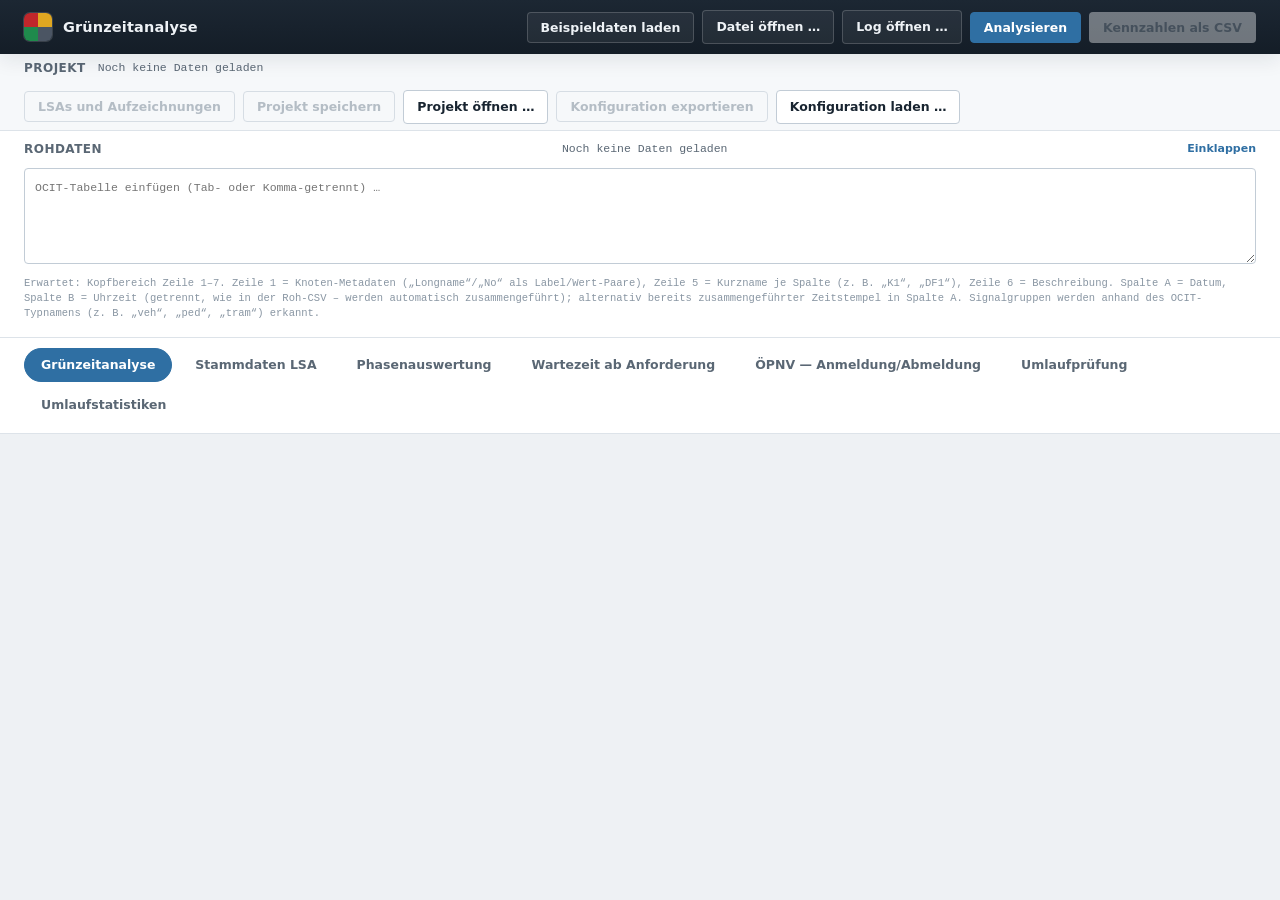
<file: index.html>
<!DOCTYPE html>
<html lang="de">
<head>
<meta charset="UTF-8">
<meta name="viewport" content="width=device-width, initial-scale=1.0">
<title>Grünzeitanalyse</title>
<!-- Content security policy. The application runs from file:// and needs no network.
     Scripts and styles load only from the same folder. Inline scripts and inline style attributes are not allowed.
     Images can come from data: and blob: URLs (the plan image of the topology editor). -->
<meta http-equiv="Content-Security-Policy" content="default-src 'none'; script-src 'self'; style-src 'self'; img-src 'self' data: blob:; connect-src 'none'; font-src 'none'; worker-src 'none'; object-src 'none'; base-uri 'none'; form-action 'none'">
<link rel="stylesheet" href="css/tokens.css">
<link rel="stylesheet" href="css/base.css">
<link rel="stylesheet" href="css/layout.css">
<link rel="stylesheet" href="css/components.css">
<link rel="stylesheet" href="css/charts.css">
<link rel="stylesheet" href="css/report.css">
<link rel="stylesheet" href="css/topology.css">
<link rel="stylesheet" href="css/utilities.css">
</head>
<body>
<div class="appshell">

  <header class="topbar">
    <div class="brand">
      <div class="brand-badge"><span class="b1"></span><span class="b2"></span><span class="b3"></span><span class="b4"></span></div>
      <div>
        <div class="brand-title">Grünzeitanalyse</div>
      </div>
    </div>
    <div class="toolbar">
      <button id="btnSample">Beispieldaten laden</button>
      <label class="btn" for="fileInput">Datei öffnen …</label>
      <input type="file" id="fileInput" accept=".csv,.txt,.tsv">
      <label class="btn" for="logInput" title="Log-Datei (Stufe, Zeitstempel, Text) als Marker in den Zeitdiagrammen anzeigen. Bleibt im Browser.">Log öffnen …</label>
      <input type="file" id="logInput" accept=".csv,.txt,.tsv,.log">
      <button class="primary" id="btnAnalyze">Analysieren</button>
      <button id="btnExport" disabled>Kennzahlen als CSV</button>
    </div>
  </header>

  <section class="project-bar" id="projectBar">
    <div class="project-bar-main">
      <span class="project-bar-title">Projekt</span>
      <span class="project-bar-info" id="projectInfo">Noch keine Daten geladen</span>
      <span class="project-bar-actions">
        <button type="button" id="btnProjectPanel" disabled title="Zeigt die LSAs des Projekts und die Aufzeichnungen der gewählten LSA.">LSAs und Aufzeichnungen</button>
        <button type="button" id="btnProjectSave" disabled title="Speichert Aufzeichnung, Phasen, Formeln und alle Einstellungen in einer Projektdatei (ZIP).">Projekt speichern</button>
        <label class="btn" for="projectOpenInput" title="Öffnet eine Projektdatei.">Projekt öffnen …</label>
        <input type="file" id="projectOpenInput" accept=".zip,.grueni">
        <button type="button" id="btnConfigExport" disabled title="Speichert nur die Einstellungen (ohne Aufzeichnung) als JSON-Datei.">Konfiguration exportieren</button>
        <label class="btn" for="configImportInput" title="Lädt eine Konfigurationsdatei dieser Anwendung. Auch die älteren Phasen- und Umlaufprüfungs-Dateien sind möglich.">Konfiguration laden …</label>
        <input type="file" id="configImportInput" accept=".json">
      </span>
    </div>
    <div class="project-panel" id="projectPanel">
      <div class="project-panel-col">
        <div class="project-panel-head">
          <span>LSAs</span>
          <label class="btn" for="lsaNewInput" title="Liest eine CSV-Datei und legt dafür eine neue LSA im Projekt an.">Neue LSA aus Datei …</label>
          <input type="file" id="lsaNewInput" accept=".csv,.txt,.tsv">
        </div>
        <ul class="project-list" id="lsaList"></ul>
      </div>
      <div class="project-panel-col">
        <div class="project-panel-head">
          <span id="recHead">Aufzeichnungen</span>
          <label class="btn" for="recAddInput" id="recAddLabel" title="Liest eine CSV-Datei und fügt sie als weiteren Tag zur gewählten LSA hinzu. Die Spalten werden nach Name und Typ verglichen.">Aufzeichnung hinzufügen …</label>
          <input type="file" id="recAddInput" accept=".csv,.txt,.tsv">
        </div>
        <ul class="project-list" id="recList"></ul>
      </div>
    </div>
    <div class="project-banner" id="projectBanner" data-init-hidden>
      <span id="projectBannerText"></span>
      <button type="button" class="primary" id="btnRestore">Wiederherstellen</button>
      <button type="button" id="btnDiscard">Verwerfen</button>
    </div>
  </section>

  <section class="data-panel open" id="dataPanel">
    <div class="data-panel-head" id="dataPanelHead">
      <h2>Rohdaten</h2>
      <span class="data-panel-summary" id="dataPanelSummary">Noch keine Daten geladen</span>
      <span class="data-panel-toggle"></span>
    </div>
    <div class="data-panel-body">
      <textarea id="rawInput" placeholder="OCIT-Tabelle einfügen (Tab- oder Komma-getrennt) …"></textarea>
      <div class="field-hint">Erwartet: Kopfbereich Zeile 1–7. Zeile 1 = Knoten-Metadaten („Longname“/„No“ als Label/Wert-Paare), Zeile 5 = Kurzname je Spalte (z.&nbsp;B. „K1“, „DF1“), Zeile 6 = Beschreibung. Spalte A = Datum, Spalte B = Uhrzeit (getrennt, wie in der Roh-CSV – werden automatisch zusammengeführt); alternativ bereits zusammengeführter Zeitstempel in Spalte A. Signalgruppen werden anhand des OCIT-Typnamens (z.&nbsp;B. „veh“, „ped“, „tram“) erkannt.</div>
      <div class="error-box" id="errorBox"></div>
      <div class="status-line" id="statusLine"></div>
    </div>
  </section>

  <nav class="tabbar">
    <button type="button" class="tab-btn active" data-tab="gz">Grünzeitanalyse</button>
    <button type="button" class="tab-btn" data-tab="sd">Stammdaten LSA</button>
    <button type="button" class="tab-btn" data-tab="pa">Phasenauswertung</button>
    <button type="button" class="tab-btn" data-tab="wz">Wartezeit ab Anforderung</button>
    <button type="button" class="tab-btn" data-tab="oe">ÖPNV — Anmeldung/Abmeldung</button>
    <button type="button" class="tab-btn" data-tab="up">Umlaufprüfung</button>
    <button type="button" class="tab-btn" data-tab="us">Umlaufstatistiken</button>
  </nav>

  <main class="content" id="contentArea">

    <!-- ============== Grünzeitanalyse ============== -->
    <div class="tab-panel active" id="tab-gz">
      <div class="report">

        <div class="report-head">
          <div class="report-context" id="gzContext"></div>
          <div class="seg-toggle" id="gzScopeGroup">
            <button type="button" data-scope="total" class="active">Gesamter Mitschnitt</button>
            <button type="button" data-scope="spl">Je Signalzeitenplan</button>
            <button type="button" data-scope="hour">Je volle Stunde</button>
          </div>
        </div>
        <div class="log-bar" data-log-bar data-init-hidden></div>
        <div class="report-notice" id="gzNotice" data-init-hidden></div>

        <section class="rsec">
          <div class="rsec-label"><span class="rsec-no">1</span>Lief die Anlage in Festzeit oder verkehrsabhängig?</div>
          <div class="claim" id="gzClaim1"></div>
          <div class="fig-title">
            <span><b>Umlaufzeit</b> je Umlauf</span>
            <span class="legend"><span class="item"><span class="swatch actuated"></span>verkehrsabhängig</span><span class="item"><span class="swatch fixed"></span>Festzeit</span></span>
          </div>
          <div class="host" id="gzCycleChart"></div>
          <div class="params">
            Festzeit, wenn mindestens
            <input type="number" id="gzParamShare" value="95" min="50" max="100" step="1"> %
            der Grünzeiten innerhalb Median ±
            <input type="number" id="gzParamTol" value="1" min="0" max="5" step="1"> s liegen.
            <span class="dim">Aufzeichnungsraster: 1 s</span>
          </div>
          <div class="table-scroll"><table class="report-table" id="gzTable1"></table></div>
          <div class="note" id="gzNote1"></div>
        </section>

        <section class="rsec">
          <div class="rsec-label"><span class="rsec-no">2</span>Grünzeit-Trend je Zyklus</div>
          <div class="trend-tools">
            <div class="sg-pick" id="gzSgPick"></div>
            <div class="seg-toggle" id="gzModeGroup">
              <button type="button" data-mode="time" class="active">Zeitverlauf</button>
              <button type="button" data-mode="cdf">Verteilung (CDF)</button>
            </div>
          </div>
          <div class="legend" id="gzTrendLegend"></div>
          <div id="gzTrendStack"></div>
        </section>

        <section class="rsec">
          <div class="rsec-label"><span class="rsec-no">3</span>Wo im Umlauf bewegt sich die Freigabe?</div>
          <div class="claim list" id="gzClaim3"></div>
          <div class="table-scroll"><table class="report-table" id="gzTable3"></table></div>
          <div class="note" id="gzNote3"></div>
        </section>

        <section class="rsec">
          <div class="rsec-label"><span class="rsec-no">4</span>Wie oft und wie viel Grün gibt es?</div>
          <div class="claim list" id="gzClaim4"></div>
          <div class="table-scroll"><table class="report-table" id="gzTable4"></table></div>
          <div class="note" id="gzNote4"></div>
        </section>

        <section class="rsec" id="gzDarkSection" data-init-hidden>
          <div class="rsec-label"><span class="rsec-no">5</span>Wann war die Anlage dunkel?</div>
          <div class="claim list" id="gzClaimDark"></div>
          <div class="table-scroll"><table class="report-table" id="gzTableDark"></table></div>
          <div class="note" id="gzNoteDark"></div>
        </section>

      </div>
    </div>

    <!-- ============== Stammdaten LSA (Phaseneinteilung) ============== -->
    <div class="tab-panel" id="tab-sd">
      <div class="view">

        <div class="subnav" id="sdSubnav">
          <button type="button" class="subnav-btn active" data-sub="phasen">Phasen</button>
          <button type="button" class="subnav-btn" data-sub="topologie">Topologie</button>
        </div>

        <div class="sd-pane" id="sdPanePhasen">

        <div class="panel">
          <div class="panel-head">
            <span>Stammdaten LSA — Phaseneinteilung</span>
            <div class="panel-head-actions">
              <button type="button" id="sdConfigSaveBtn" class="btn" title="Phasen, PÜ-Korrekturen und Detektorzuordnung als JSON-Datei je Knoten speichern (ohne Rohdaten)">Konfiguration speichern</button>
              <label class="btn" for="sdConfigLoadInput">Konfiguration laden …</label>
              <input type="file" id="sdConfigLoadInput" accept=".json" data-init-hidden>
            </div>
          </div>
          <div class="hint u-pad-14-16-0">
            Eine <b>Phase</b> fasst die Signalgruppen zusammen, die gleichzeitig Grün (Freigabe) zeigen
            und damit ohne Verkehrskonflikt gemeinsam abgewickelt werden (RiLSA). Ein Signalprogramm
            durchläuft je Umlauf eine feste Phasenfolge, getrennt durch Zwischenzeiten. Hier festlegen,
            welche Signalgruppen zu welcher Phase gehören – ausgewertet wird das im Tab „Phasenauswertung“.
          </div>
          <div class="hint" id="sdLoadHint" data-init-hidden></div>
          <div class="hint warn" id="sdNoSgHint" data-init-hidden>Keine Signalgruppen in der aktuellen Analyse gefunden.</div>
          <div class="panel-body phase-matrix-wrap">
            <table class="phase-matrix" id="sdPhaseTable"></table>
            <div class="cfg-empty" id="sdEmptyHint">Noch keine Phase angelegt.</div>
          </div>
          <div class="u-pad-0-16-16">
            <button type="button" class="primary" id="sdAddPhase">+ Phase hinzufügen</button>
          </div>
        </div>

        <div class="panel" id="sdPueSection" data-init-hidden>
          <div class="panel-head">Phasenübergänge</div>
          <div class="hint u-pad-14-16-0">
            Je Übergang eine Zeile pro beteiligter Signalgruppe (abwerfende Phase → Ab, anwerfende Phase → An),
            lokal auf den frühesten Ab-Wert der abwerfenden Phase bezogen (= relative TX 0 dieses Übergangs).
            Automatisch aus der aktuellen Aufzeichnung erkannt – bei Bedarf hier korrigieren; eine Korrektur
            gilt dann für jeden Umlauf mit diesem Übergangstyp, nicht nur für das gezeigte Vorkommen.
          </div>
          <div class="panel-body" id="sdPueBody"></div>
        </div>

        </div><!-- /sdPanePhasen -->

        <!-- Topology: axes, arms, lanes, connections -->
        <div class="sd-pane" id="sdPaneTopo" data-init-hidden>
          <div class="panel topo">
            <div class="panel-head">
              <span>Stammdaten LSA — Topologie</span>
              <div class="panel-head-actions">
                <button type="button" id="topoExample" class="btn" title="Beispiel-Kreuzung mit vier Armen laden">Beispiel-Kreuzung</button>
                <button type="button" id="topoConfigSaveBtn" class="btn" title="Phasen, Topologie und Detektorzuordnung als JSON-Datei je Knoten speichern">Konfiguration speichern</button>
                <label class="btn" for="topoConfigLoadInput">Konfiguration laden …</label>
                <input type="file" id="topoConfigLoadInput" accept=".json" data-init-hidden>
                <button type="button" id="topoMapExport" class="primary" title="Topologie als MAPEM-JSON exportieren">MAP exportieren (JSON)</button>
              </div>
            </div>
            <div class="topo-steps" id="topoSteps"></div>
            <div class="topo-step-hint" id="topoStepHint"></div>
            <div class="topo-bgbar" id="topoBgBar">
              <span class="topo-bgbar-title">Hintergrund</span>
              <label class="btn" for="topoBgInput" title="Lageplan, Luftbild oder PDF als Hintergrund laden. Bleibt im Browser.">Bild / PDF laden …</label>
              <input type="file" id="topoBgInput" accept="image/png,image/jpeg,image/webp,application/pdf,.pdf" data-init-hidden>
              <button type="button" id="topoBgScale" title="Zwei Punkte mit bekanntem Abstand anklicken und die Länge eingeben">Maßstab setzen</button>
              <button type="button" id="topoBgMove" title="Bild mit der Maus verschieben">Bild verschieben</button>
              <label class="topo-range">Bild <input type="range" id="topoBgOpacity" min="0" max="100" value="60"></label>
              <label class="topo-range">Plan <input type="range" id="topoPlanOpacity" min="0" max="100" value="100"></label>
              <button type="button" id="topoBgRemove">Entfernen</button>
              <span class="topo-bgbar-info" id="topoBgInfo"></span>
            </div>
            <div class="topo-main">
              <div class="topo-canvas" id="topoCanvas">
                <svg id="topoSvg" xmlns="http://www.w3.org/2000/svg"></svg>
                <div class="topo-empty" id="topoEmpty">Noch keine Achse. In Schritt 1 „Achse zeichnen“ wählen oder die Beispiel-Kreuzung laden.</div>
                <div class="topo-draw-bar topo-scale-bar" id="topoScaleBar" data-init-hidden></div>
                <div class="topo-draw-bar" id="topoDrawBar" data-init-hidden>
                  <span>Punkte anklicken · Doppelklick oder Enter beendet · Esc bricht ab</span>
                  <button type="button" class="primary" id="topoDrawDone">Fertig</button>
                  <button type="button" id="topoDrawCancel">Abbrechen</button>
                </div>
                <details class="topo-legend" open>
                  <summary>Legende</summary>
                  <h5>Flächen</h5>
                  <div class="lg"><span class="sw u-bg-topo-road"></span>Fahrbahn</div>
                  <div class="lg"><span class="sw u-bg-topo-bike"></span>Radfahrstreifen (rot)</div>
                  <div class="lg"><span class="sw u-bg-topo-bus"></span>Busspur</div>
                  <div class="lg"><span class="sw u-bg-topo-island"></span>Mittelinsel / Sperrfläche</div>
                  <div class="lg"><span class="sw u-bg-topo-walk"></span>Gehweg</div>
                  <div class="lg"><span class="sw rail"></span>Straßenbahn (Gleis)</div>
                  <h5>Zeichen</h5>
                  <div class="lg"><span class="sw pill u-bg-topo-sg-veh"></span>Signalgruppe</div>
                  <div class="lg"><span class="sw det"></span>Detektor</div>
                  <div class="lg"><span class="sw furt"></span>Furt (Linienabstand 4 m)</div>
                </details>
                <div class="topo-tools">
                  <button type="button" id="topoZoomOut" title="Verkleinern">−</button>
                  <button type="button" id="topoFit" title="Alles einpassen">Einpassen</button>
                  <button type="button" id="topoZoomIn" title="Vergrößern">+</button>
                  <label class="topo-link" title="Haltlinien gemeinsam verschieben (statt einzeln)"><input type="checkbox" id="topoLinkStops"> Haltlinien koppeln</label>
                </div>
              </div>
              <aside class="topo-side" id="topoSide"></aside>
            </div>
          </div>
        </div>

      </div>
    </div>

    <!-- ============== Phasenauswertung ============== -->
    <div class="tab-panel" id="tab-pa">
      <div class="view">

        <div class="hint u-pad-14-0-0" id="paEmptyHint">Noch keine Phase definiert – im Tab „Stammdaten LSA“ mindestens eine Phase mit Signalgruppen anlegen.</div>

        <div id="paContent" data-init-hidden>
          <div class="panel">
            <div class="panel-head">
              <span>Phasendiagramm</span>
              <div class="diagram-controls" id="paDiagramControls" data-init-hidden>
                <button id="paBtnWinPrev" title="Vorheriger Umlauf">◀</button>
                <span class="win-label" id="paWinLabel"></span>
                <button id="paBtnWinNext" title="Nächster Umlauf">▶</button>
                <label class="win-size-label">Fenster:
                  <input type="number" id="paWinSize" min="1" max="200" value="5" step="1">
                  Umläufe
                </label>
                <button id="paBtnWinAll">Alle anzeigen</button>
              </div>
            </div>
            <div class="legend" id="paLegend"></div>
            <div class="spl-bar-row u-pad-10-16-0">
              <div class="spl-bar-label-fixed">Programm (SPL)</div>
              <div class="spl-bar" id="paSplBar"><svg></svg></div>
            </div>
            <div class="u-pad-0-16-12">
              <div class="lane-row">
                <div class="lane-name">Phasen</div>
                <div class="lane-track" id="paLaneTrack"><svg></svg></div>
              </div>
              <div class="axis" id="paAxis"><svg></svg></div>
            </div>
          </div>

          <div class="panel">
            <div class="panel-head">Kennzahlen je Phase</div>
            <table class="static-rows">
              <thead><tr>
                <th>Phase</th><th>Anzahl</th><th>Ø Dauer</th><th>Median</th><th>Min</th><th>Max</th><th>Summe</th>
              </tr></thead>
              <tbody id="paStatsBody"></tbody>
            </table>
          </div>

          <div class="panel">
            <div class="panel-head">Phasendauer pro Umlauf</div>
            <div class="chart-box" id="paDurChartBox"><svg></svg><div class="chart-tooltip"></div></div>
            <div class="axis" id="paDurAxis"><svg></svg></div>
            <div class="chart-note">Ein Balken je Phase und Umlauf im oben angezeigten Fenster – Höhe = Dauer der Phase in diesem Umlauf.</div>
          </div>
        </div>

      </div>
    </div>

    <!-- ============== Wartezeit ab Anforderung ============== -->
    <div class="tab-panel" id="tab-wz">
      <div class="report">

        <div class="report-head">
          <div class="report-context" id="wzContext"></div>
          <div class="seg-toggle" id="wzScopeGroup">
            <button type="button" data-scope="total" class="active">Gesamter Mitschnitt</button>
            <button type="button" data-scope="spl">Je Signalzeitenplan</button>
            <button type="button" data-scope="hour">Je volle Stunde</button>
          </div>
        </div>
        <div class="log-bar" data-log-bar data-init-hidden></div>

        <div class="report-empty" id="wzEmpty" data-init-hidden>Keine Detektor-Spalten (DET) in den Daten erkannt. Erwartet werden Spalten vom OCIT-Typ „single_loop“ oder Detektoren mit Namen wie IS1, IS1_2, DF1, RD1, FT1.</div>

        <div id="wzContent">
          <section class="rsec">
            <div class="rsec-label"><span class="rsec-no">1</span>Welcher Detektor gehört zu welcher Signalgruppe?</div>
            <div class="claim" id="wzClaim1"></div>
            <div class="table-scroll"><table class="report-table" id="wzTable1"></table></div>
            <div id="wzUnassigned" class="table-scroll"></div>
            <div class="note" id="wzNote1"></div>
          </section>

          <section class="rsec">
            <div class="rsec-label"><span class="rsec-no">2</span>Wie lange warten Anforderungen auf Grün?</div>
            <div class="claim" id="wzClaim2"></div>
            <div class="params">
              Bewertungsgrenzen – Kfz: Warnung &gt; <input type="number" id="wzParamVehWarn" value="90" min="0"> s · Grenzwert &gt; <input type="number" id="wzParamVehLimit" value="120" min="1"> s
              <span class="divider"></span> Fuß/Rad: Warnung &gt; <input type="number" id="wzParamVulnWarn" value="" min="0" placeholder="–"> s · Grenzwert &gt; <input type="number" id="wzParamVulnLimit" value="85" min="1"> s
            </div>
            <div class="params">
              Präsenzdetektor: Lückentoleranz <input type="number" id="wzParamGap" value="3" min="0"> s
              <span class="divider"></span> <label class="inline-check"><input type="checkbox" id="wzParamBlink"> Grünblinken zählt als Freigabe</label>
              <span class="divider"></span> Ausgeschlossene SPL <input type="text" id="wzParamExcl" value="0,-1,-2" class="wide-input">
              <span class="dim">Taster: Anforderung gilt bis Grünbeginn · Orientierungswerte ohne Richtlinienbezug (RiLSA/HBS maßgeblich)</span>
            </div>
            <div class="table-scroll"><table class="report-table" id="wzTable2"></table></div>
            <div class="note" id="wzNote2"></div>
          </section>

          <section class="rsec">
            <div class="rsec-label"><span class="rsec-no">3</span>Wartezeiten im Verlauf</div>
            <div class="trend-tools">
              <div class="sg-pick" id="wzSgPick"></div>
              <div class="seg-toggle" id="wzModeGroup">
                <button type="button" data-mode="time" class="active">Zeitverlauf</button>
                <button type="button" data-mode="cdf">Verteilung (CDF)</button>
              </div>
            </div>
            <div class="legend" id="wzTrendLegend"></div>
            <div id="wzTrendBlock"></div>
          </section>

          <section class="rsec">
            <div class="rsec-label"><span class="rsec-no">4</span>Längste Wartezeiten <span class="rsec-sg" id="wzTitle4"></span></div>
            <div class="table-scroll"><table class="report-table" id="wzTable4"></table></div>
            <div class="note" id="wzNote4"></div>
          </section>
        </div>

      </div>
    </div>

    <!-- ============== ÖPNV — Anmeldung/Abmeldung ============== -->
    <div class="tab-panel" id="tab-oe">
      <div class="view">

        <div class="panel">
          <div class="panel-head">
            <span>ÖPNV — Anmeldung/Abmeldung — Zuweisung</span>
            <button type="button" id="oeAddSgBtn" class="btn">+ Signalgruppe hinzufügen</button>
          </div>
          <div id="oeSgRows"></div>
          <div class="cfg-grid">
            <div class="cfg-field">
              <label>QSV-Stufen <span class="cfg-field-hint">(Obergrenzen der Verlustzeit in Sekunden, QSV F = darüber, gilt für alle Signalgruppen)</span></label>
              <div class="los-bounds-row">
                <span class="los-bound-field"><span class="los-chip los-A">A</span> bis <input type="number" class="oe-los-bound" min="0" step="1" value="5"> s</span>
                <span class="los-bound-field"><span class="los-chip los-B">B</span> bis <input type="number" class="oe-los-bound" min="0" step="1" value="10"> s</span>
                <span class="los-bound-field"><span class="los-chip los-C">C</span> bis <input type="number" class="oe-los-bound" min="0" step="1" value="20"> s</span>
                <span class="los-bound-field"><span class="los-chip los-D">D</span> bis <input type="number" class="oe-los-bound" min="0" step="1" value="35"> s</span>
                <span class="los-bound-field"><span class="los-chip los-E">E</span> bis <input type="number" class="oe-los-bound" min="0" step="1" value="50"> s</span>
                <span class="los-bound-field"><span class="los-chip los-F">F</span> darüber</span>
              </div>
              <div class="source-note">Orientierungswerte ohne Richtlinienbezug – maßgebliche Werte bitte selbst festlegen und hier eintragen.</div>
            </div>
            <div class="cfg-field">
              <label>Ausgeschlossene SPL <span class="cfg-field-hint">(kommagetrennt, gilt für alle Signalgruppen)</span></label>
              <div class="num-row"><input type="text" id="oeSplExcl" value="0,-1,-2"></div>
            </div>
          </div>
          <div id="oeHint" class="hint"></div>
        </div>

        <div class="panel" id="oeFilterPanel">
          <div class="panel-head">
            <span>Filtern</span>
          </div>
          <div class="cfg-grid">
            <div class="cfg-field cfg-field-wide">
              <label>Filterausdruck <span class="cfg-field-hint">(schränkt Kennzahlen, Diagramm und Ereignistabelle unten auf die zutreffenden Anmeldungen ein – leer = alle anzeigen. Felder: TX (Zahl, Sekunden im Umlauf), SPL (Text), Verlustzeit/IstFahrzeit (Zahl, Sekunden), QSV (A–F), Ergebnis (ABGEMELDET/ZWANGSGELOESCHT/AUSGESCHLOSSEN/UNAUFGELOEST), SG (Text, Signalgruppen-Name) – z.&nbsp;B. „TX &gt; 30 AND QSV == A“ oder „SPL == &quot;10&quot;“)</span></label>
              <div class="oe-filter-row" id="oeFilterField">
                <span class="expr-input-wrap">
                  <div id="oeFilterExpr" class="expr-editor mono-input" contenteditable="true" spellcheck="false" data-placeholder="z.B. TX &gt; 30 AND QSV == A" role="textbox" aria-multiline="false"></div>
                  <button type="button" class="expr-palette-btn" title="Felder/Zustände einfügen">ƒ</button>
                  <div class="expr-autocomplete" hidden></div>
                </span>
                <span id="oeFilterStatus" class="oe-filter-status"></span>
              </div>
            </div>
          </div>
          <div id="oeFilterHint" class="hint"></div>
        </div>

        <div class="panel" id="oeRawPanel" data-init-hidden>
          <div class="panel-head">Rohpunkte — An-/Abmeldung im Zeitverlauf</div>
          <div class="u-pad-12-16-2" id="oeRawRows"></div>
          <div class="axis oe-raw-axis" id="oeRawAxis"><svg></svg></div>
          <div class="chart-note">Alle erkannten Flanken der gewählten Anmelde-/Abmeldedetektor(en) je Signalgruppe, unabhängig von der Paarungslogik unten – zum schnellen Abgleich der Rohdaten.</div>
        </div>

        <div class="panel" id="oeKpiPanel" data-init-hidden>
          <div class="panel-head">Kennzahlen</div>
          <div class="kpi-grid" id="oeKpiGrid"></div>
          <div class="los-dist" id="oeLosDist"></div>
          <div class="table-scroll u-pad-0-16-16" id="oeSgBreakdown"></div>
        </div>

        <div class="panel" id="oeChartPanel" data-init-hidden>
          <div class="panel-head">
            <span>Anmeldungen im Zeitverlauf — je Signalgruppe</span>
          </div>
          <div class="legend">
            <span class="item"><span class="swatch u-bg-los-a-dot9"></span>QSV A</span>
            <span class="item"><span class="swatch u-bg-los-b-dot9"></span>QSV B</span>
            <span class="item"><span class="swatch u-bg-los-c-dot9"></span>QSV C</span>
            <span class="item"><span class="swatch u-bg-los-d-dot9"></span>QSV D</span>
            <span class="item"><span class="swatch u-bg-los-e-dot9"></span>QSV E</span>
            <span class="item"><span class="swatch u-bg-los-f-dot9"></span>QSV F</span>
            <span class="item"><span class="swatch u-bg-sig-dark-triangle"></span>Zwangsgelöscht (keine Abmeldung)</span>
            <span class="item"><span class="swatch u-bg-text-faint-dot-excluded"></span>Ausgeschlossen (SPL)</span>
            <span class="item"><span class="u-sep-dash-9"></span>Signalprogrammwechsel (SPL)</span>
          </div>
          <div id="oeChartRows"></div>
          <div class="chart-note">Punkt anklicken, um im Signalzeitendiagramm zum betreffenden Umlauf zu springen.</div>
        </div>

        <div class="panel" id="oeTablePanel" data-init-hidden>
          <div class="panel-head">
            <span>Anmelde-Ereignisse</span>
            <div class="table-head-tools">
              <input type="text" id="oeSearch" class="table-search" placeholder="Suchen (Zeit, SPL, Ergebnis, QSV, Punkt) …">
              <button type="button" id="oeExportBtn" class="btn">Als Excel exportieren</button>
            </div>
          </div>
          <div class="table-scroll">
          <table>
            <thead id="oeTableHead"></thead>
            <tbody id="oeEventsBody"></tbody>
          </table>
          </div>
          <div class="chart-note" id="oeSearchInfo"></div>
        </div>

      </div>
    </div>

    <!-- ============== Umlaufprüfung ============== -->
    <div class="tab-panel" id="tab-up">
      <div class="view">

        <div class="log-bar log-bar-panel" data-log-bar data-init-hidden></div>

        <div class="panel">
          <div class="panel-head">
            <span>Umlaufprüfung — Auswahl</span>
            <div class="table-head-tools">
              <button type="button" id="upConfigSaveBtn" class="btn" title="Auswahl, Filter und Formeln als JSON-Datei speichern (ohne Rohdaten)">Konfiguration speichern</button>
              <label class="btn" for="upConfigLoadInput">Konfiguration laden …</label>
              <input type="file" id="upConfigLoadInput" accept=".json" data-init-hidden>
            </div>
          </div>
          <div class="cfg-grid">
            <div class="cfg-field cfg-field-wide">
              <label>Objekte <span class="cfg-field-hint">(Signalgruppen, Detektoren, APW-/ÖPNV-Werte, Formeln in einer Liste – Häkchen = im Umlauf-Output anzeigen · am Griff <span class="obj-drag-hint">⠿</span> links ziehen, um die Reihenfolge im Output festzulegen · mindestens eine Signalgruppe nötig)</span></label>
              <input type="text" id="upObjSearch" class="table-search obj-search" placeholder="Objekt suchen …">
              <div id="upObjList" class="obj-list"></div>
            </div>
            <div class="cfg-field">
              <label>ÖV-Fahrzeiten zuschalten <span class="cfg-field-hint">(übernimmt die im Tab „ÖPNV“ für diese Signalgruppe konfigurierten Zeilen)</span></label>
              <label class="det-check"><input type="checkbox" id="upFzToggle"> Sollfahrzeit/Verlustzeit + Zwangslöschzeit-Fenster anzeigen</label>
              <label>Darstellung der Signalgruppen <span class="cfg-field-hint">(rein optisch – gleiche Daten, gleiche Beschriftungen; Detektor-/APW-/Formel-Spuren bleiben unverändert)</span></label>
              <select id="upLaneStyle">
                <option value="minimal" selected>Minimal – wie Signalzeitenplan (umrandete Kästen, Gelbphasen mit Diagonale)</option>
                <option value="default">Original – flächige Balken</option>
              </select>
            </div>
            <div class="cfg-field cfg-field-wide">
              <label>Filtern <span class="cfg-field-hint">(separat von der Objekt-Auswahl/Reihenfolge oben – zeigt nur Umläufe, die ALLE folgenden Bedingungen erfüllen, z.&nbsp;B. Signalgruppe = GRUEN, APW-Wert &gt; 10, Detektor/Formel = BELEGT)</span></label>
              <div id="upFilterRows" class="up-filter-rows"></div>
              <button type="button" id="upAddFilterBtn" class="btn">+ Filterbedingung hinzufügen</button>
              <div class="up-log-filter">
                <label class="det-check"><input type="checkbox" id="upLogFilter" disabled> Nur Umläufe mit Log-Einträgen</label>
                <select id="upLogFilterLevel" disabled>
                  <option value="0">alle Stufen</option>
                  <option value="3">ab Warnung</option>
                  <option value="4">ab Fehler</option>
                  <option value="5">nur Schwerer Fehler</option>
                </select>
                <span class="cfg-field-hint" id="upLogFilterHint">Log-Datei laden („Log öffnen …“), um nach Umläufen mit Log-Einträgen zu filtern. Gilt zusätzlich zu den Bedingungen oben und zu den Stufen-/Textfiltern der Log-Leiste.</span>
              </div>
            </div>
          </div>
          <div id="upHint" class="hint"></div>
        </div>

        <div class="panel">
          <div class="panel-head">
            <span>Formeln (synthetische Detektoren)</span>
            <span class="panel-head-actions">
              <button type="button" id="upFormulaHelpBtn" class="btn" title="Hilfe &amp; Beispiele">? Hilfe</button>
              <button type="button" id="upFormulaCalcBtn" class="btn primary">Berechnen</button>
            </span>
          </div>
          <div class="formula-layout">
            <div class="cfg-stack">
              <section class="baustein-panel" id="upBausteinPanel">
                <div class="baustein-panel-head" id="upBausteinPanelHead">
                  <span class="baustein-panel-title">Bausteine</span>
                  <span class="baustein-panel-summary" id="upBausteinPanelSummary"></span>
                  <span class="baustein-panel-toggle"></span>
                </div>
                <div class="baustein-panel-body">
                  <div class="cfg-field">
                    <label>Variablen <span class="cfg-field-hint">(Alias für Signalgruppen-/Detektor-Spalten (Objekt, ausgewertet über Zustand/Dauer/DauerSeit) oder APW/ÖPNV-Spalten (Zahl))</span></label>
                    <div id="upVarRows" class="up-formula-list"></div>
                    <button type="button" id="upAddVarBtn" class="btn">+ Variable hinzufügen</button>
                  </div>
                  <div class="cfg-field">
                    <label>Funktionen <span class="cfg-field-hint">(benutzerdefinierte, parametrisierte Ausdrücke aus den Primitiven, z.&nbsp;B. Name „LangGenug“ mit Parametern „sg, schwelle“ und Rumpf „DauerSeit(sg, GRUEN) &gt; schwelle“ – aus Formeln (oder anderen Funktionen) mit konkreten Argumenten aufrufbar, z.&nbsp;B. „LangGenug(K1, 30)“; Parameter sind generisch, kein fester Typ nötig)</span></label>
                    <div id="upFuncRows" class="up-formula-list"></div>
                    <button type="button" id="upAddFuncBtn" class="btn">+ Funktion hinzufügen</button>
                  </div>
                </div>
              </section>
              <div class="cfg-field">
                <label>Formeln <span class="cfg-field-hint">(müssen zu WAHR/FALSCH auswerten, z.&nbsp;B. „DauerSeit(K1, GRUEN) &gt; 45 AND Zustand(D1) == BELEGT“ – Operatoren: + − * / &gt; &gt;= &lt; &lt;= == != AND OR NOT Klammern · Funktionen: Zustand(sg|det), Dauer(sg|det), DauerSeit(sg|det, zustand) sowie eigene Funktionen · Zustände: GRUEN/ROT/GELB/ROTGELB/DUNKEL (Signalgruppe), BELEGT/FREI (Detektor) · der Auswertungszeitpunkt (TX) wird automatisch berücksichtigt, nicht als Argument nötig · eine Formel kann eine ANDERE Formel bei ihrem Namen referenzieren, z.&nbsp;B. „M1 AND NOT R1“ · wahlweise auf einer Objekt-Spur farbig hervorheben)</span></label>
                <div id="upFormulaRows" class="up-formula-list"></div>
                <button type="button" id="upAddFormulaBtn" class="btn">+ Formel hinzufügen</button>
                <div class="legend up-formula-legend">
                  <span class="item"><span class="swatch u-bg-accent"></span>Objekt/Variable</span>
                  <span class="item"><span class="swatch u-bg-formula-on"></span>Zustand</span>
                  <span class="item"><span class="swatch u-bg-req-marker"></span>Funktion/Primitive</span>
                  <span class="item"><span class="swatch u-bg-formula-ref"></span>Formel-Referenz (eigene Farbe je Formel)</span>
                </div>
              </div>
            </div>
          </div>
          <div id="upFormulaHint" class="hint"></div>
        </div>

        <div id="upFormulaHelpModal" class="modal-overlay" hidden>
          <div class="modal-box" role="dialog" aria-modal="true" aria-labelledby="upFormulaHelpTitle">
            <div class="modal-head">
              <span id="upFormulaHelpTitle">Formel-Builder – Hilfe &amp; Beispiele</span>
              <button type="button" id="upFormulaHelpClose" class="modal-close" title="Schließen">✕</button>
            </div>
            <div class="modal-body">
              <div class="help-section">
                <h4>Grundidee</h4>
                <p><strong>Variablen</strong> sind Aliase auf eine Signalgruppen-/Detektor-Spalte (Objekt, ausgewertet über Zustand/Dauer/DauerSeit) oder eine APW-/ÖPNV-Spalte (Zahl, roher Wert). <strong>Funktionen</strong> sind optionale, selbst benannte Bausteine aus wiederverwendbaren Ausdrücken. <strong>Formeln</strong> kombinieren beides und müssen zu WAHR/FALSCH auswerten – jede gültige Formel erscheint nach „Berechnen“ als zusätzlicher, synthetischer Detektor (Kürzel FORMEL).</p>
                <p class="help-tip">Tipp: Im Ausdrucksfeld muss man Variablen nicht vorher anlegen – beim Tippen (Autovervollständigung) oder über den „ƒ“-Button lassen sich auch rohe Objekte (Signalgruppen/Detektoren/APW/ÖPNV) direkt auswählen; die passende Variable wird automatisch angelegt bzw. wiederverwendet.</p>
                <p class="help-tip">Jede Formel trägt eine feste Farbe (Punkt vor ihrem Namen) und kann wahlweise auf einer Objekt-Spur hervorgehoben werden (Auswahl in der Formel-Zeile) – ihre Wahr-Intervalle erscheinen dann als farbiges Band mit gestrichelten Randlinien direkt auf dieser Spur.</p>
              </div>

              <div class="help-section">
                <h4>Primitiven</h4>
                <table class="help-table">
                  <tbody>
                    <tr><td class="mono-input help-fn">Zustand(objekt)</td><td>aktueller Zustand des Objekts – GRUEN/ROT/GELB/ROTGELB/DUNKEL bei einer Signalgruppe, BELEGT/FREI bei einem Detektor.</td></tr>
                    <tr><td class="mono-input help-fn">Dauer(objekt)</td><td>Sekunden, die das Objekt bereits ununterbrochen im aktuellen Zustand ist.</td></tr>
                    <tr><td class="mono-input help-fn">DauerSeit(objekt, zustand)</td><td>Sekunden seit dem letzten Eintritt in „zustand“ – 0, wenn das Objekt gerade nicht in diesem Zustand ist.</td></tr>
                  </tbody>
                </table>
              </div>

              <div class="help-section">
                <h4>Zustände &amp; Operatoren</h4>
                <p><strong>Signalgruppe:</strong> GRUEN, ROT, GELB, ROTGELB, DUNKEL &nbsp;·&nbsp; <strong>Detektor:</strong> BELEGT, FREI</p>
                <p><strong>Operatoren:</strong> <span class="mono-input">+ − * / &gt; &gt;= &lt; &lt;= == != AND OR NOT ( )</span></p>
                <p class="help-tip">Der aktuelle Auswertungszeitpunkt wird intern automatisch berücksichtigt – man muss ihn nirgends als Argument angeben. Für fortgeschrittene, eigene Bedingungen (z.&nbsp;B. in einer Funktion) steht er trotzdem als Variable <span class="mono-input">TX</span> zur Verfügung (Sekunden seit Umlaufbeginn).</p>
              </div>

              <div class="help-section">
                <h4>Beispiele</h4>
                <table class="help-table">
                  <tbody>
                    <tr><td class="mono-input help-fn">Zustand(D1) == BELEGT</td><td>Detektor D1 ist aktuell belegt.</td></tr>
                    <tr><td class="mono-input help-fn">Zustand(K1) == GRUEN</td><td>Signalgruppe K1 hat gerade Freigabe (Grün).</td></tr>
                    <tr><td class="mono-input help-fn">DauerSeit(K1, GRUEN) &gt; 45</td><td>K1 ist seit mehr als 45&nbsp;s ununterbrochen grün.</td></tr>
                    <tr><td class="mono-input help-fn">Zustand(D1) == BELEGT AND Zustand(K1) == ROT</td><td>D1 ist belegt, während K1 gerade Rot zeigt (z.&nbsp;B. Anmeldung ohne Freigabe).</td></tr>
                    <tr><td class="mono-input help-fn">NOT (Zustand(D1) == BELEGT)</td><td>D1 ist gerade frei.</td></tr>
                  </tbody>
                </table>
                <p class="help-tip">Mit einer <strong>Funktion</strong> lässt sich ein wiederkehrendes Muster einmal benennen und mehrfach mit unterschiedlichen Argumenten aufrufen:</p>
                <table class="help-table">
                  <tbody>
                    <tr><td class="mono-input help-fn">LangGenug(sg, schwelle) :=<br>DauerSeit(sg, GRUEN) &gt; schwelle</td><td>Funktions-<em>definition</em> im Abschnitt „Funktionen“ (Name „LangGenug“, Parameter „sg, schwelle“).</td></tr>
                    <tr><td class="mono-input help-fn">LangGenug(K1, 30) OR LangGenug(K2, 30)</td><td>Aufruf in einer Formel: mindestens eine der beiden Signalgruppen ist seit über 30&nbsp;s grün.</td></tr>
                  </tbody>
                </table>
                <p class="help-tip">Eine Formel kann eine <strong>andere Formel</strong> direkt bei ihrem Namen referenzieren – so lassen sich einfache Bausteine zu komplexeren Bedingungen kombinieren, ohne den Ausdruck zu wiederholen:</p>
                <table class="help-table">
                  <tbody>
                    <tr><td class="mono-input help-fn">M1 := TX &gt;= 10 AND TX &lt;= 30</td><td>Formel „M1“: ein bestimmtes TX-Fenster im Umlauf.</td></tr>
                    <tr><td class="mono-input help-fn">M1 AND Zustand(K1) == GRUEN</td><td>Formel „R1“ referenziert „M1“: K1 ist innerhalb dieses TX-Fensters grün.</td></tr>
                  </tbody>
                </table>
                <p class="help-tip">Eine zyklische Referenz (eine Formel referenziert sich – direkt oder über Umwege – selbst) wird beim Berechnen erkannt und alle beteiligten Formeln werden mit klarer Meldung übersprungen statt falsch berechnet.</p>
              </div>
            </div>
          </div>
        </div>

        <div class="panel" id="upTablePanel" data-init-hidden>
          <div class="panel-head">
            <span>Umläufe — <span id="upSgLabel"></span></span>
            <div class="diagram-controls" id="upDiagramControls" data-init-hidden>
              <button id="upBtnWinPrev" title="Vorheriges Fenster">◀</button>
              <span class="win-label" id="upWinLabel"></span>
              <button id="upBtnWinNext" title="Nächstes Fenster">▶</button>
              <label class="win-size-label">Fenster:
                <input type="number" id="upWinSize" min="1" max="500" value="20" step="1">
                Umläufe
              </label>
              <button id="upBtnWinAll">Alle anzeigen</button>
            </div>
            <span class="win-label" id="upInfo"></span>
          </div>
          <div class="legend">
            <span class="item"><span class="swatch u-bg-sig-red-line3"></span>Rot (Grundlinie)</span>
            <span class="item"><span class="swatch u-bg-hatch-redyellow"></span>Rot-Gelb/Gelb</span>
            <span class="item"><span class="swatch u-bg-sig-green"></span>Grün</span>
            <span class="item"><span class="swatch u-bg-sig-dark"></span>Dunkel</span>
            <span class="item"><span class="swatch u-bg-accent"></span>Detektor belegt</span>
            <span class="item"><span class="swatch u-bg-text-faint-line2"></span>Detektor frei (Grundlinie)</span>
            <span class="item"><span class="swatch u-bg-formula-on"></span>Formel wahr (synthetischer Detektor, siehe „Formeln“)</span>
            <span class="item"><span class="swatch u-bg-apw"></span>APW/ÖPNV-Wert: Rohwert je Zeitabschnitt (alternierende Farbe)</span>
            <span class="item"><span class="up-anom u-font-mono">26</span> Auffälliger Umlauf (TF)</span>
            <span class="item"><span class="swatch u-bg-fz-soll"></span>tFZ: Sollfahrzeit-Anteil</span>
            <span class="item"><span class="swatch u-bg-fz-verlust"></span>tFZ: Verlustzeit-Anteil</span>
            <span class="item"><span class="swatch u-bg-hatch-zwl"></span>ZwL: Zwangslöschzeit-Fenster</span>
            <span class="item"><span class="u-sep-dash-16"></span>Strg+Klick: manuelle Zeitmessung (2× klicken für Differenz)</span>
            <span class="item"><span class="u-sep-solid-16"></span>Maus über Spur: Fadenkreuz mit TX in Sekunden</span>
          </div>
          <div class="lane-row lane-header up-main-row u-pad-8-16-0">
            <div class="lane-name">Signalgruppe</div>
            <div class="lane-num">An</div>
            <div class="lane-num">Ab</div>
            <div class="lane-num">TF</div>
            <div class="lane-track u-bg-none-border-none"></div>
          </div>
          <div class="up-rows" id="upRows"></div>
        </div>

      </div>
    </div>

    <!-- ============== Umlaufstatistiken ============== -->
    <div class="tab-panel" id="tab-us">
      <div class="view">

        <div class="panel">
          <div class="panel-head">
            <span>Umlaufstatistiken — Spalten definieren</span>
            <button type="button" id="usAddColBtn" class="btn">+ Spalte hinzufügen</button>
          </div>
          <div id="usColRows"></div>
          <details class="us-legend">
            <summary>Verfügbare Bezeichner</summary>
            <div id="usLegendBody" class="us-legend-body"></div>
          </details>
          <div id="usHint" class="hint"></div>
        </div>

        <div class="panel" id="usTablePanel" data-init-hidden>
          <div class="panel-head">
            <span>Umläufe</span>
            <div class="diagram-controls" id="usDiagramControls">
              <button id="usBtnWinPrev" title="Vorheriges Fenster">◀</button>
              <span class="win-label" id="usWinLabel"></span>
              <button id="usBtnWinNext" title="Nächstes Fenster">▶</button>
              <label class="win-size-label">Fenster:
                <input type="number" id="usWinSize" min="1" max="1000" value="25" step="1">
                Umläufe
              </label>
              <button id="usBtnWinAll">Alle anzeigen</button>
            </div>
            <div class="table-head-tools">
              <button type="button" id="usExportBtn" class="btn">Als Excel exportieren</button>
            </div>
          </div>
          <div class="table-scroll">
            <table>
              <thead id="usTableHead"></thead>
              <tbody id="usTableBody"></tbody>
            </table>
          </div>
        </div>

        <div class="panel" id="usStatsPanel" data-init-hidden>
          <div class="panel-head">Statistik</div>
          <div class="table-scroll">
            <table class="static-rows">
              <thead><tr><th>Spalte</th><th>n</th><th>Ø</th><th>Median</th><th>StdAbw</th><th>Min</th><th>Max</th><th>P85</th></tr></thead>
              <tbody id="usStatsBody"></tbody>
            </table>
          </div>
        </div>

      </div>
    </div>

  </main>

</div>

<script src="js/core/define.js"></script>
<script src="js/vendor/d3.v7.min.js"></script>
<script src="js/core/format.js"></script>
<script src="js/core/stats.js"></script>
<script src="js/core/parser.js"></script>
<script src="js/core/table.js"></script>
<script src="js/core/series.js"></script>
<script src="js/core/segments.js"></script>
<script src="js/core/wartezeitLogic.js"></script>
<script src="js/core/slices.js"></script>
<script src="js/core/greenTime.js"></script>
<script src="js/core/detectors.js"></script>
<script src="js/core/logParser.js"></script>
<script src="js/core/oepnvLogic.js"></script>
<script src="js/core/exprEngine.js"></script>
<script src="js/core/phases.js"></script>
<script src="js/core/topology.js"></script>
<script src="js/core/umlaufContext.js"></script>
<script src="js/core/sampleData.js"></script>
<script src="js/store/state.js"></script>
<script src="js/core/project.js"></script>
<script src="js/io/csvImport.js"></script>
<script src="js/io/configIO.js"></script>
<script src="js/io/xlsxWriter.js"></script>
<script src="js/io/chunkCodec.js"></script>
<script src="js/io/zip.js"></script>
<script src="js/io/recordingCodec.js"></script>
<script src="js/io/recordingCache.js"></script>
<script src="js/io/projectFile.js"></script>
<script src="js/io/localStore.js"></script>
<script src="js/io/fileAccess.js"></script>
<script src="js/ui/snackbar.js"></script>
<script src="js/ui/cssom.js"></script>
<script src="js/ui/exprEditor.js"></script>
<script src="js/charts/tooltipHelper.js"></script>
<script src="js/charts/chartKit.js"></script>
<script src="js/charts/logMarkers.js"></script>
<script src="js/charts/reportCharts.js"></script>
<script src="js/charts/timelineLane.js"></script>
<script src="js/charts/timelineChart.js"></script>
<script src="js/charts/oepnvScatterChart.js"></script>
<script src="js/charts/oepnvRawPointsChart.js"></script>
<script src="js/charts/phaseDurationChart.js"></script>
<script src="js/views/logBar.js"></script>
<script src="js/views/gruenzeitanalyse.js"></script>
<script src="js/views/stammdatenLsa.js"></script>
<script src="js/views/stammdatenTopologie.js"></script>
<script src="js/views/phasenauswertung.js"></script>
<script src="js/views/wartezeit.js"></script>
<script src="js/views/oepnvQa.js"></script>
<script src="js/views/formulaBuilder.js"></script>
<script src="js/views/umlaufpruefung.js"></script>
<script src="js/views/umlaufstatistiken.js"></script>
<script src="js/views/project.js"></script>
<script src="js/views/projectPanel.js"></script>
<script src="js/app.js"></script>
</body>
</html>
</file>
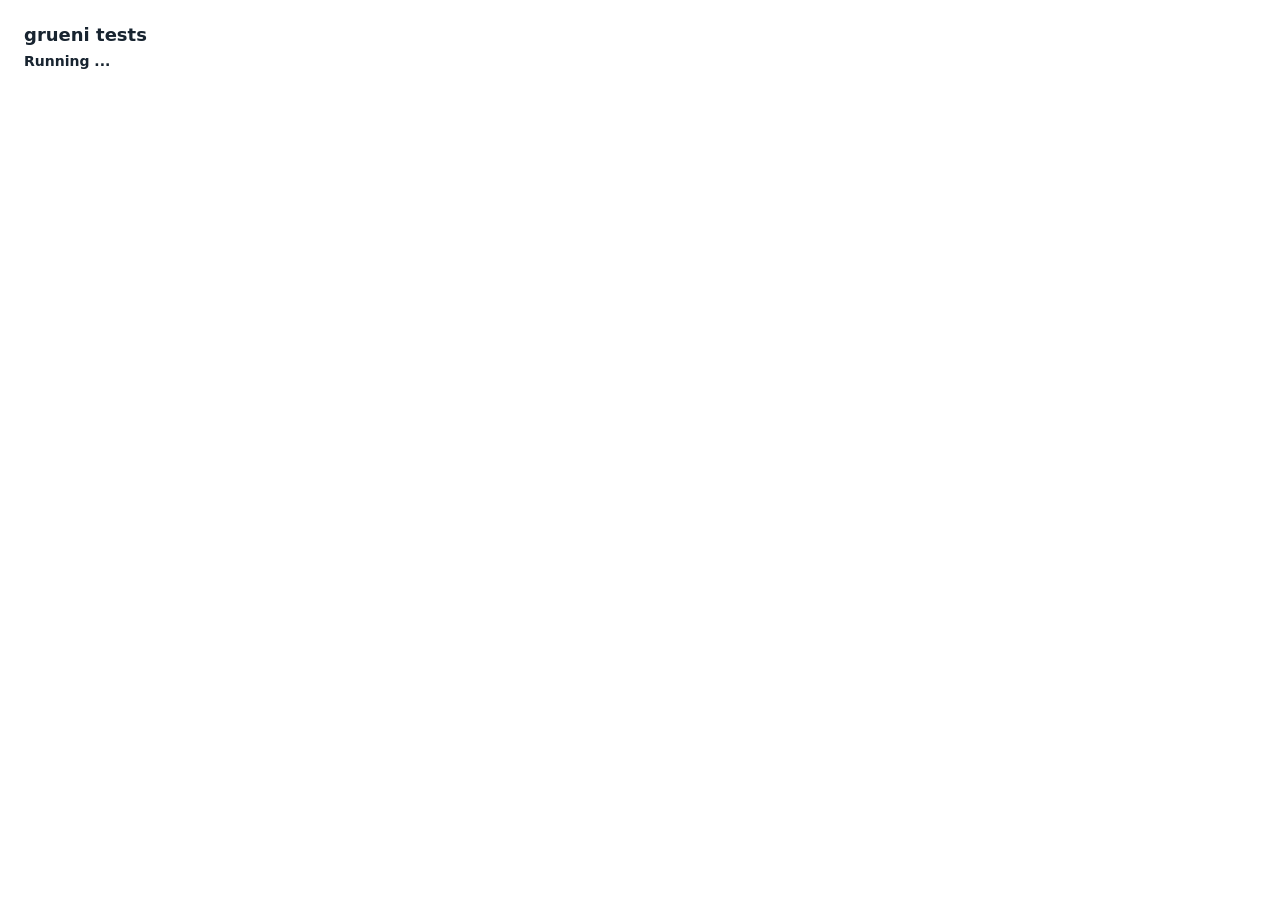
<file: tests/index.html>
<!DOCTYPE html>
<html lang="en">
<head>
<meta charset="UTF-8">
<meta http-equiv="Content-Security-Policy" content="default-src 'none'; script-src 'self'; style-src 'self'; img-src 'self'; connect-src 'none'; worker-src 'none'; object-src 'none'; base-uri 'none'; form-action 'none'">
<meta name="viewport" content="width=device-width, initial-scale=1.0">
<title>grueni tests</title>
<link rel="stylesheet" href="runner.css">
</head>
<body>
<h1>grueni tests</h1>
<p id="summary">Running ...</p>
<ul id="results"></ul>
<!-- One script on each line. tests/run-suite.js reads this list. So the browser and Node run the
     same files. -->
<script src="lib/harness.js"></script>
<script src="../js/core/define.js"></script>
<script src="lib/hash.js"></script>
<script src="../js/core/format.js"></script>
<script src="../js/core/stats.js"></script>
<script src="../js/core/parser.js"></script>
<script src="../js/core/table.js"></script>
<script src="../js/core/series.js"></script>
<script src="../js/io/csvImport.js"></script>
<script src="../js/io/chunkCodec.js"></script>
<script src="../js/io/zip.js"></script>
<script src="../js/core/project.js"></script>
<script src="../js/io/recordingCodec.js"></script>
<script src="../js/io/recordingCache.js"></script>
<script src="../js/io/projectFile.js"></script>
<script src="../js/io/localStore.js"></script>
<script src="../js/io/fileAccess.js"></script>
<script src="../js/core/segments.js"></script>
<script src="../js/core/wartezeitLogic.js"></script>
<script src="../js/core/slices.js"></script>
<script src="../js/core/greenTime.js"></script>
<script src="../js/core/detectors.js"></script>
<script src="../js/core/oepnvLogic.js"></script>
<script src="../js/core/exprEngine.js"></script>
<script src="../js/core/umlaufContext.js"></script>
<script src="../js/core/logParser.js"></script>
<script src="../js/core/sampleData.js"></script>
<script src="../js/core/topology.js"></script>
<script src="../js/store/state.js"></script>
<script src="../js/ui/cssom.js"></script>
<script src="fixtures/synthetic.js"></script>
<script src="golden/golden-data.js"></script>
<script src="suite/golden.js"></script>
<script src="suite/csvImport.js"></script>
<script src="suite/chunkCodec.js"></script>
<script src="suite/series.js"></script>
<script src="suite/consumers.js"></script>
<script src="suite/zip.js"></script>
<script src="suite/project.js"></script>
<script src="suite/recordingCodec.js"></script>
<script src="suite/recordingCache.js"></script>
<script src="suite/projectFile.js"></script>
<script src="suite/localStore.js"></script>
<script src="suite/fileAccess.js"></script>
<script src="suite/layers.js"></script>
<script src="suite/store.js"></script>
<script src="suite/cssom.js"></script>
<script src="runner-browser.js"></script>
</body>
</html>
</file>
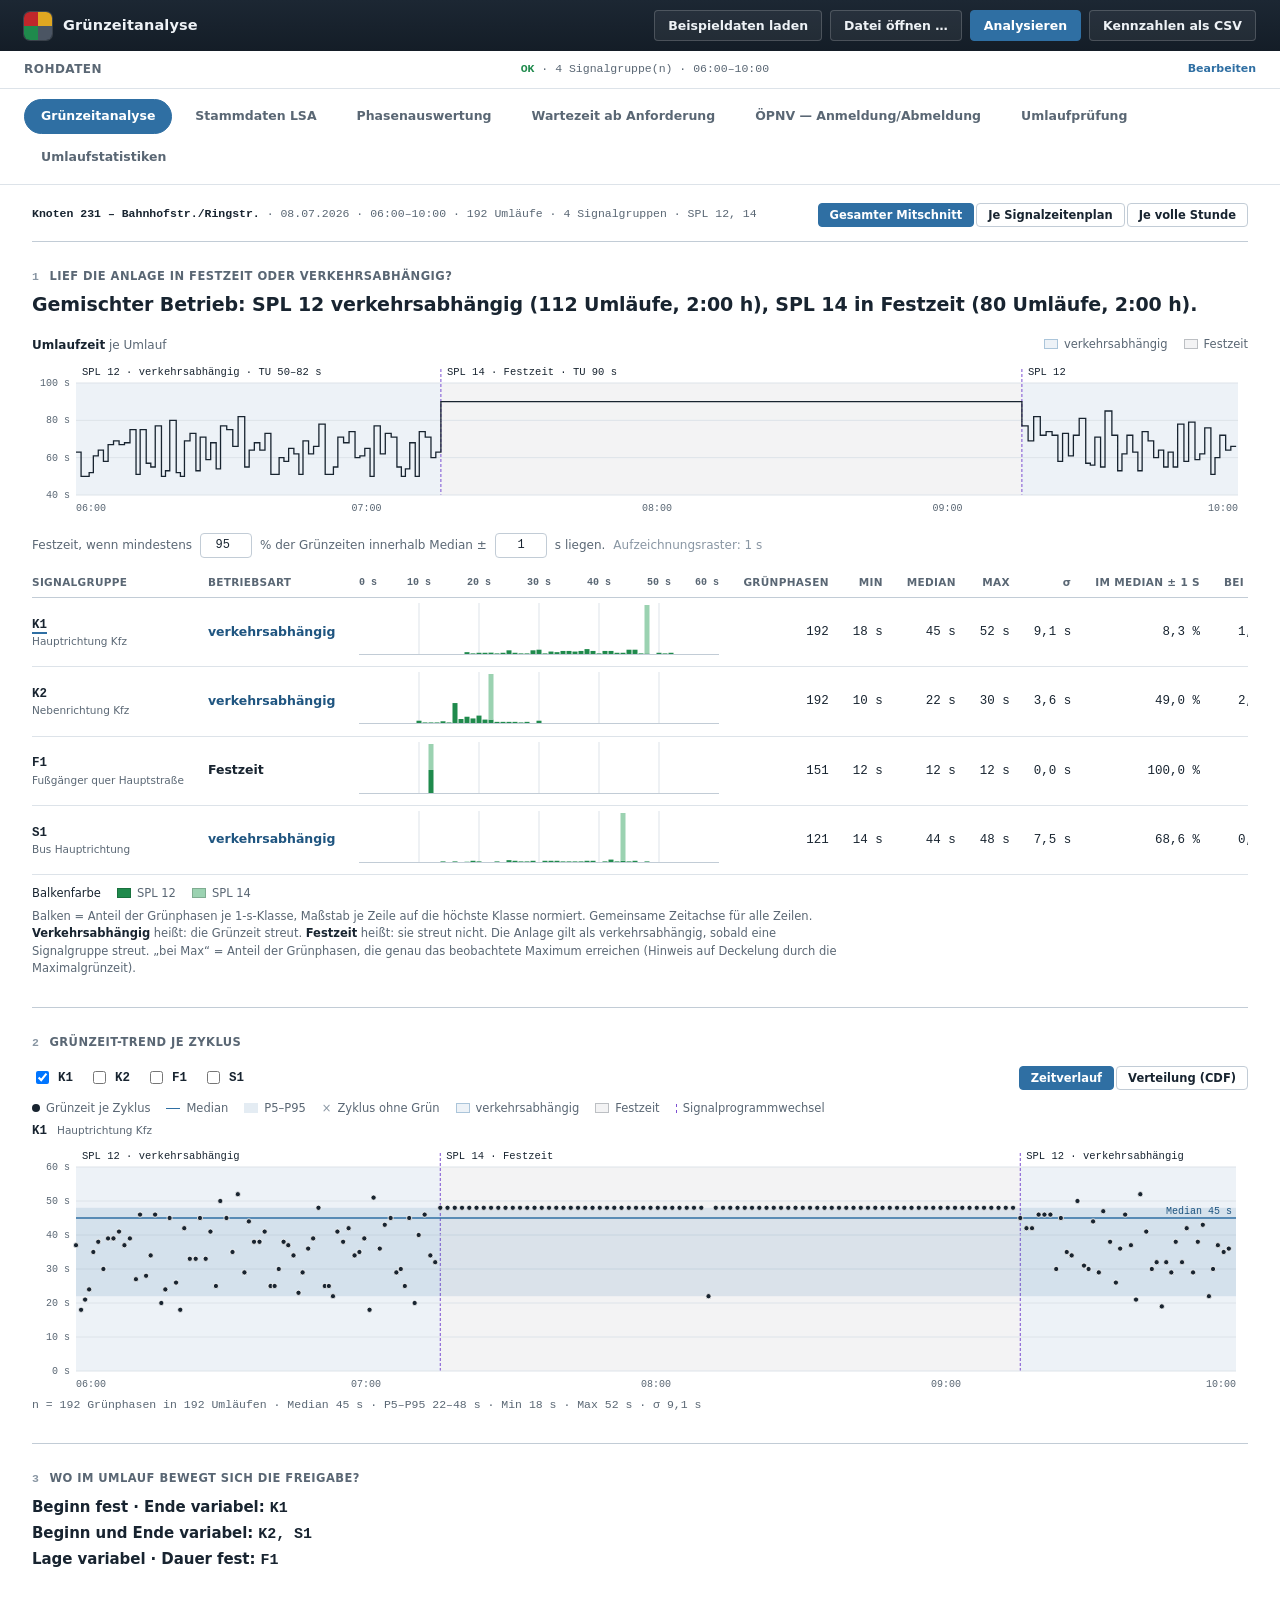
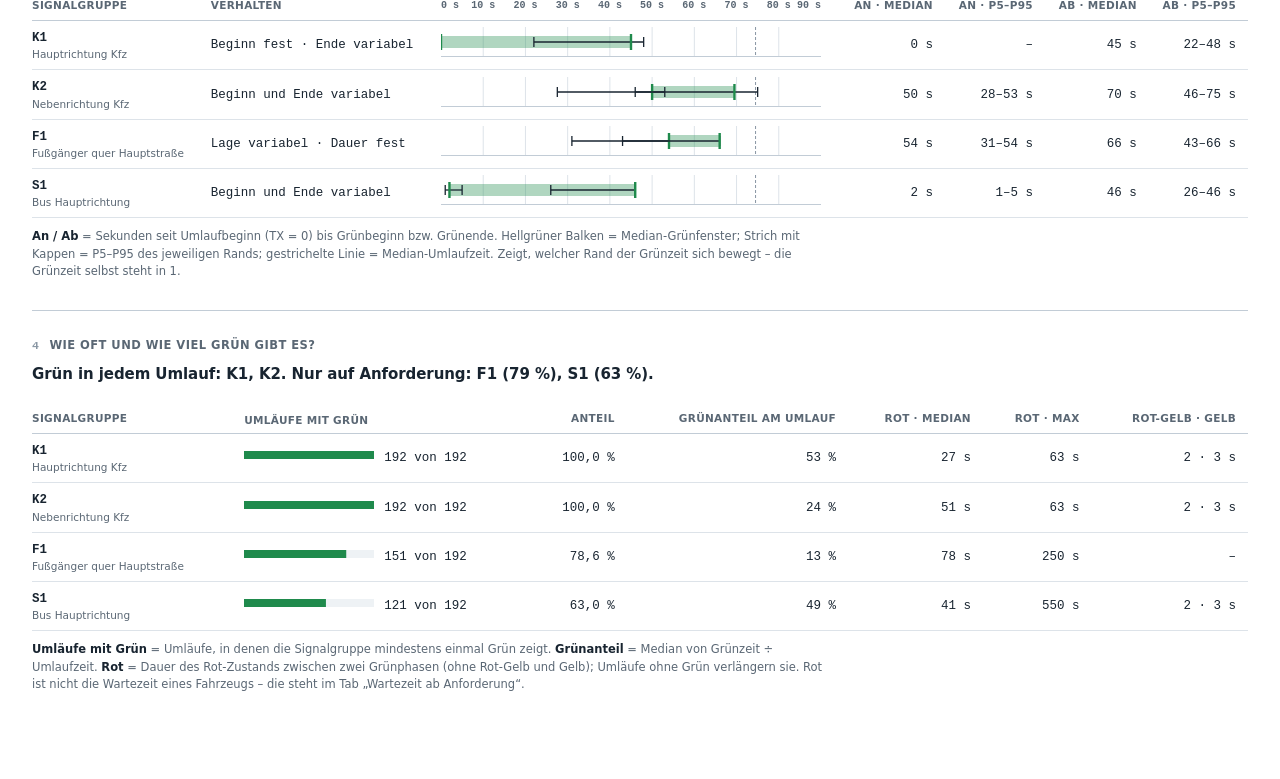
<file: mockups/gruenzeitanalyse-rework.html>
<!DOCTYPE html>
<html lang="de">
<head>
<meta charset="UTF-8">
<meta name="viewport" content="width=device-width, initial-scale=1.0">
<title>Grünzeitanalyse – Entwurf</title>
<style>
/* Tokens: copied from css/tokens.css */
:root{
  --bg-app:#eef1f4; --bg-header:#141d27; --bg-header-2:#1c2733;
  --bg-surface:#fff; --bg-surface-2:#f6f8fa; --bg-surface-3:#eef2f5;
  --border:#dde3e9; --border-strong:#c2ccd6;
  --text:#182430; --text-muted:#5a6774; --text-faint:#8996a3;
  --text-on-dark:#eef2f6;
  --accent:#2f6fa3; --accent-strong:#1f5580; --accent-bg:#e8f1f8;
  --sig-red:#c0272b; --sig-yellow:#e0a721; --sig-green:#1f8a4c; --sig-dark:#4b5563;
  --req-marker:#7c4fd1;
  --sans: ui-sans-serif, system-ui, -apple-system, "Segoe UI", Roboto, Arial, sans-serif;
  --mono: ui-monospace, "Cascadia Mono", "SFMono-Regular", Consolas, "Courier New", monospace;

  /* New tokens for this view only */
  --actuated-tint: rgba(47,111,163,.085);  /* background: traffic-actuated operation */
  --fixed-tint: rgba(24,36,48,.05);        /* background: fixed-time operation */
  --plan-a:#1f8a4c;                        /* green time, first signal plan */
  --plan-b:#9bd2b1;                        /* green time, second signal plan */
  --plan-c:#d8cf8a;
}
*,*::before,*::after{ box-sizing:border-box; }
html,body{ margin:0; padding:0; }
body{ background:var(--bg-app); color:var(--text); font-family:var(--sans); font-size:13.5px; line-height:1.45; -webkit-font-smoothing:antialiased; }
button{ font-family:inherit; }

/* App frame (unchanged from today) */
.topbar{ display:flex; align-items:center; justify-content:space-between; gap:16px; flex-wrap:wrap;
  background:linear-gradient(180deg,var(--bg-header-2),var(--bg-header)); color:var(--text-on-dark); padding:10px 24px; }
.brand{ display:flex; align-items:center; gap:11px; }
.brand-badge{ width:28px; height:28px; border-radius:6px; overflow:hidden; display:grid; grid-template-columns:1fr 1fr; grid-template-rows:1fr 1fr; box-shadow:0 0 0 1px rgba(255,255,255,.15); }
.brand-badge .b1{ background:var(--sig-red);} .brand-badge .b2{ background:var(--sig-yellow);} .brand-badge .b3{ background:var(--sig-green);} .brand-badge .b4{ background:var(--sig-dark);}
.brand-title{ font-size:14.5px; font-weight:700; letter-spacing:.01em; }
.toolbar{ display:flex; gap:8px; }
.topbar button{ font-size:12.5px; font-weight:600; padding:7px 13px; border-radius:4px; cursor:default;
  background:rgba(255,255,255,.06); border:1px solid rgba(255,255,255,.18); color:var(--text-on-dark); }
.topbar button.primary{ background:var(--accent); border-color:var(--accent); color:#fff; }
.data-panel{ background:#fff; border-bottom:1px solid var(--border); display:flex; justify-content:space-between; padding:10px 24px; }
.data-panel h2{ margin:0; font-size:12px; font-weight:700; letter-spacing:.04em; text-transform:uppercase; color:var(--text-muted); }
.data-panel .summary{ font-family:var(--mono); font-size:11.5px; color:var(--text-muted); }
.data-panel .summary .ok{ color:var(--sig-green); font-weight:700; }
.data-panel .toggle{ font-size:11px; color:var(--accent); font-weight:600; }
.tabbar{ display:flex; gap:6px; flex-wrap:wrap; padding:10px 24px; background:#fff; border-bottom:1px solid var(--border); }
.tab-btn{ border:1px solid transparent; background:transparent; color:var(--text-muted); font:inherit; font-size:12.5px; font-weight:600; padding:7px 16px; border-radius:999px; }
.tab-btn.active{ background:var(--accent); border-color:var(--accent); color:#fff; }

/* Green time analysis: one continuous report, no cards */
.sheet{ background:var(--bg-surface); }
.page{ padding:18px 32px 56px; max-width:1560px; }

.page-head{ display:flex; justify-content:space-between; align-items:center; gap:16px; flex-wrap:wrap; padding-bottom:14px; border-bottom:1px solid var(--border-strong); }
.context{ font-family:var(--mono); font-size:11.5px; color:var(--text-muted); }
.context b{ color:var(--text); font-weight:600; }
.seg{ display:flex; gap:2px; }
.seg button{ font-size:11.5px; font-weight:600; padding:4px 11px; border:1px solid var(--border-strong); background:#fff; color:var(--text); border-radius:4px; cursor:pointer; }
.seg button.active{ background:var(--accent); border-color:var(--accent); color:#fff; }

.sec{ padding:26px 0 30px; border-bottom:1px solid var(--border-strong); }
.sec:last-of-type{ border-bottom:none; }
.sec-label{ display:flex; align-items:baseline; gap:10px; font-size:11.5px; font-weight:700; letter-spacing:.04em; text-transform:uppercase; color:var(--text-muted); }
.sec-no{ font-family:var(--mono); color:var(--text-faint); font-weight:600; }
.claim{ font-size:19px; line-height:1.35; font-weight:600; margin:7px 0 18px; max-width:92ch; letter-spacing:-.005em; }
.claim.list{ font-size:15px; line-height:1.6; }

.fig-title{ display:flex; justify-content:space-between; align-items:baseline; gap:16px; flex-wrap:wrap; font-size:12px; color:var(--text-muted); margin:2px 0 4px; }
.fig-title b{ color:var(--text); font-weight:600; }
.legend{ display:flex; gap:16px; flex-wrap:wrap; font-size:11.5px; color:var(--text-muted); }
.legend .item{ display:inline-flex; align-items:center; gap:6px; }
.swatch{ width:14px; height:10px; display:inline-block; border:1px solid rgba(0,0,0,.18); }
.swatch.actuated{ background:var(--actuated-tint); border-color:rgba(47,111,163,.35); }
.swatch.fixed{ background:var(--fixed-tint); border-color:rgba(24,36,48,.25); }

.params{ display:flex; align-items:center; gap:8px; flex-wrap:wrap; font-size:12px; color:var(--text-muted); margin:16px 0 10px; }
.params input{ width:52px; font:inherit; font-family:var(--mono); font-size:12px; padding:3px 6px; border:1px solid var(--border-strong); border-radius:4px; background:#fff; color:var(--text); text-align:right; }

/* Tables: hairlines only, right-aligned numbers in mono */
.table-scroll{ overflow-x:auto; }
table{ width:100%; border-collapse:collapse; font-size:12.5px; }
th,td{ padding:7px 12px; text-align:right; border-bottom:1px solid var(--border); white-space:nowrap; vertical-align:middle; }
th:first-child,td:first-child{ text-align:left; padding-left:0; }
th{ font-size:10.5px; letter-spacing:.03em; text-transform:uppercase; color:var(--text-muted); font-weight:700; border-bottom:1px solid var(--border-strong); vertical-align:bottom; }
th.keep-case{ text-transform:none; }
td{ font-family:var(--mono); font-variant-numeric:tabular-nums; }
td:first-child{ font-family:var(--sans); }
td.left,th.left{ text-align:left; }
td.chart,th.chart{ padding:5px 12px; text-align:left; }
tbody tr[data-sg]{ cursor:pointer; }
tbody tr[data-sg]:hover td{ background:var(--bg-surface-2); }
tbody tr.selected td:first-child .name{ box-shadow:inset 0 -2px 0 var(--accent); }
tr.group td{ background:var(--bg-surface-2); font-family:var(--sans); font-size:11px; font-weight:700; letter-spacing:.03em; text-transform:uppercase; color:var(--text-muted);
  border-top:2px solid var(--border-strong); padding:6px 0 6px 10px; text-align:left; cursor:default; }
tr.group td .rest{ font-weight:600; text-transform:none; letter-spacing:0; margin-left:10px; color:var(--text); }
.name{ font-family:var(--mono); font-weight:700; font-size:12.5px; display:inline-block; }
.sub{ display:block; font-size:10.5px; color:var(--text-muted); font-family:var(--sans); }
.verdict{ font-family:var(--sans); font-weight:700; font-size:12.5px; }
.verdict.actuated{ color:var(--accent-strong); }
.verdict.none{ color:var(--text-faint); font-weight:500; }
.dim{ color:var(--text-faint); }
.note{ font-size:11.5px; color:var(--text-muted); margin-top:10px; max-width:110ch; line-height:1.5; }
.note b{ color:var(--text); font-weight:600; }

/* Trend */
.trend-tools{ display:flex; justify-content:space-between; align-items:center; gap:16px; flex-wrap:wrap; margin:14px 0 10px; }
.sg-pick{ display:flex; gap:16px; flex-wrap:wrap; font-size:12.5px; }
.sg-pick label{ display:flex; align-items:center; gap:6px; cursor:pointer; }
.trend-block + .trend-block{ margin-top:14px; padding-top:12px; border-top:1px solid var(--border); }
.trend-head{ display:flex; align-items:baseline; gap:10px; margin-bottom:2px; }
.caption{ font-family:var(--mono); font-size:11.5px; color:var(--text-muted); margin-top:4px; white-space:pre-line; }
.host{ width:100%; }
.host svg{ display:block; }
svg text{ font-family:var(--mono); font-size:10px; fill:var(--text-muted); text-transform:none; letter-spacing:0; }
svg .label{ font-size:10.5px; }

#tooltip{ position:fixed; z-index:99; pointer-events:none; display:none; background:var(--bg-header-2); color:var(--text-on-dark);
  font-family:var(--mono); font-size:11px; line-height:1.5; padding:6px 9px; border-radius:4px; white-space:nowrap; }
</style>
</head>
<body>

<header class="topbar">
  <div class="brand"><div class="brand-badge"><span class="b1"></span><span class="b2"></span><span class="b3"></span><span class="b4"></span></div>
    <div class="brand-title">Grünzeitanalyse</div></div>
  <div class="toolbar"><button>Beispieldaten laden</button><button>Datei öffnen …</button><button class="primary">Analysieren</button><button>Kennzahlen als CSV</button></div>
</header>
<section class="data-panel">
  <h2>Rohdaten</h2>
  <span class="summary"><span class="ok">OK</span> · 4 Signalgruppe(n) · 06:00–10:00</span>
  <span class="toggle">Bearbeiten</span>
</section>
<nav class="tabbar">
  <button class="tab-btn active">Grünzeitanalyse</button><button class="tab-btn">Stammdaten LSA</button><button class="tab-btn">Phasenauswertung</button>
  <button class="tab-btn">Wartezeit ab Anforderung</button><button class="tab-btn">ÖPNV — Anmeldung/Abmeldung</button><button class="tab-btn">Umlaufprüfung</button><button class="tab-btn">Umlaufstatistiken</button>
</nav>

<main class="sheet"><div class="page">

  <div class="page-head">
    <div class="context" id="context"></div>
    <div class="seg" id="scopeSeg">
      <button type="button" data-scope="total" class="active">Gesamter Mitschnitt</button>
      <button type="button" data-scope="spl">Je Signalzeitenplan</button>
      <button type="button" data-scope="hour">Je volle Stunde</button>
    </div>
  </div>

  <!-- 1 -->
  <section class="sec" id="s1">
    <div class="sec-label"><span class="sec-no">1</span>Lief die Anlage in Festzeit oder verkehrsabhängig?</div>
    <div class="claim" id="claim1"></div>

    <div class="fig-title">
      <span><b>Umlaufzeit</b> je Umlauf</span>
      <span class="legend"><span class="item"><span class="swatch actuated"></span>verkehrsabhängig</span><span class="item"><span class="swatch fixed"></span>Festzeit</span></span>
    </div>
    <div class="host" id="cycleTimeChart"></div>

    <div class="params">
      Festzeit, wenn mindestens
      <input type="number" id="paramShare" value="95" min="50" max="100" step="1"> %
      der Grünzeiten innerhalb Median ±
      <input type="number" id="paramTol" value="1" min="0" max="5" step="1"> s liegen.
      <span class="dim">Aufzeichnungsraster: 1 s</span>
    </div>
    <div class="table-scroll"><table id="table1"></table></div>
    <div class="note" id="note1"></div>
  </section>

  <!-- 2 -->
  <section class="sec" id="s2">
    <div class="sec-label"><span class="sec-no">2</span>Grünzeit-Trend je Zyklus</div>
    <div class="trend-tools">
      <div class="sg-pick" id="sgPick"></div>
      <div class="seg" id="modeSeg">
        <button type="button" data-mode="time" class="active">Zeitverlauf</button>
        <button type="button" data-mode="cdf">Verteilung (CDF)</button>
      </div>
    </div>
    <div class="legend" style="margin-bottom:6px" id="trendLegend"></div>
    <div id="trendStack"></div>
  </section>

  <!-- 3 -->
  <section class="sec" id="s3">
    <div class="sec-label"><span class="sec-no">3</span>Wo im Umlauf bewegt sich die Freigabe?</div>
    <div class="claim list" id="claim3" style="margin-top:7px"></div>
    <div class="table-scroll"><table id="table3"></table></div>
    <div class="note" id="note3"></div>
  </section>

  <!-- 4 -->
  <section class="sec" id="s4">
    <div class="sec-label"><span class="sec-no">4</span>Wie oft und wie viel Grün gibt es?</div>
    <div class="claim list" id="claim4" style="margin-top:7px"></div>
    <div class="table-scroll"><table id="table4"></table></div>
    <div class="note" id="note4"></div>
  </section>

</div></main>
<div id="tooltip"></div>

<script>
(function () {
'use strict';

/* =====================================================================
   Sample data (simulated, not measured)
   Plan 12: traffic-actuated, free-running cycle time.
   Plan 14: fixed-time, cycle time 90 s.
   ===================================================================== */
function mulberry32(seed) {
  return function () {
    seed |= 0; seed = seed + 0x6D2B79F5 | 0;
    let t = Math.imul(seed ^ seed >>> 15, 1 | seed);
    t = t + Math.imul(t ^ t >>> 7, 61 | t) ^ t;
    return ((t ^ t >>> 14) >>> 0) / 4294967296;
  };
}
const rand = mulberry32(231);
const randn = () => { let u = 0; while (!u) u = rand(); return Math.sqrt(-2 * Math.log(u)) * Math.cos(2 * Math.PI * rand()); };
const clamp = (x, lo, hi) => Math.max(lo, Math.min(hi, x));

const T0 = 6 * 3600, T1 = 10 * 3600;                          // seconds since 00:00
const planAt = t => (t >= 7.25 * 3600 && t < 9.25 * 3600) ? '14' : '12';
const SGS = [
  { id: 'K1',  desc: 'Hauptrichtung Kfz',          redAmber: 2, amber: 3 },
  { id: 'K2',  desc: 'Nebenrichtung Kfz',          redAmber: 2, amber: 3 },
  { id: 'F1',  desc: 'Fußgänger quer Hauptstraße', redAmber: 0, amber: 0 },
  { id: 'S1',  desc: 'Bus Hauptrichtung',          redAmber: 2, amber: 3 }
];

// cycle.sg[id] = { on, off } in seconds after cycle start, or null (no green in this cycle)
const cycles = [];
(function generateCycles() {
  let t = T0, fixedCount = 0, index = 0;
  for (;;) {
    const plan = planAt(t);
    let cycle;
    if (plan === '12') {
      const g1 = clamp(Math.round(36 + 9 * randn()), 18, 52);
      const pedDemand = rand() < 0.55;
      let g2 = clamp(Math.round(17 + 6 * randn()), 10, 30);
      if (pedDemand) g2 = Math.max(g2, 16);
      const sg = { K1: { on: 0, off: g1 }, K2: { on: g1 + 5, off: g1 + 5 + g2 }, F1: null, S1: null };
      if (pedDemand) sg.F1 = { on: g1 + 6, off: g1 + 18 };
      if (rand() < 0.32) {
        const a = Math.floor(rand() * 6), b = Math.floor(rand() * 4);
        sg.S1 = { on: a, off: Math.max(a + 8, g1 - b) };
      }
      cycle = { spl: plan, tu: Math.max(50, g1 + g2 + 10), sg };
    } else {
      const intervention = (fixedCount === 37);                // one single intervention in fixed-time operation
      cycle = { spl: plan, tu: 90, sg: {
        K1: { on: 0, off: intervention ? 22 : 48 }, K2: { on: 53, off: 75 },
        F1: { on: 54, off: 66 }, S1: { on: 2, off: intervention ? 20 : 46 } } };
      fixedCount++;
    }
    if (t + cycle.tu > T1) break;
    cycle.i = index++; cycle.t = t; cycles.push(cycle); t += cycle.tu;
  }
})();

// Absolute green intervals per signal group, and the red time before each green
SGS.forEach(s => {
  s.greens = [];
  cycles.forEach(c => {
    const g = c.sg[s.id];
    if (g) s.greens.push({ cycle: c, start: c.t + g.on, end: c.t + g.off, on: g.on, off: g.off, dur: g.off - g.on });
  });
  s.greens.forEach((g, k) => {
    g.red = k ? g.start - s.redAmber - (s.greens[k - 1].end + s.amber) : null;
  });
});

const planList = [...new Set(cycles.map(c => c.spl))].sort((a, b) => a - b);
const planColor = plan => ['var(--plan-a)', 'var(--plan-b)', 'var(--plan-c)'][planList.indexOf(plan)] || 'var(--plan-c)';
// Runs of consecutive cycles with the same signal plan
const runs = [];
cycles.forEach(c => {
  const last = runs[runs.length - 1];
  if (last && last.spl === c.spl) last.t1 = c.t + c.tu;
  else runs.push({ spl: c.spl, t0: c.t, t1: c.t + c.tu });
});
runs[runs.length - 1].t1 = T1;

/* =====================================================================
   Statistics
   ===================================================================== */
const PARAMS = { fixedShare: 95, tolerance: 1 };
const mean = a => a.reduce((x, y) => x + y, 0) / a.length;
const median = a => { const s = [...a].sort((x, y) => x - y), m = s.length; return m % 2 ? s[(m - 1) / 2] : (s[m / 2 - 1] + s[m / 2]) / 2; };
const stdDev = a => { const m = mean(a); return Math.sqrt(mean(a.map(v => (v - m) ** 2))); };
const percentile = (a, p) => {
  const s = [...a].sort((x, y) => x - y), n = s.length;
  if (!n) return NaN; if (n === 1) return s[0];
  const r = p / 100 * (n - 1), lo = Math.floor(r), hi = Math.min(lo + 1, n - 1);
  return s[lo] + (r - lo) * (s[hi] - s[lo]);
};
const fmt = (v, d = 0) => (v == null || Number.isNaN(v)) ? '–' : v.toFixed(d).replace('.', ',');
const hhmm = s => String(Math.floor(s / 3600)).padStart(2, '0') + ':' + String(Math.floor(s % 3600 / 60)).padStart(2, '0');
const hhmmss = s => hhmm(s) + ':' + String(Math.floor(s % 60)).padStart(2, '0');
const hoursMinutes = s => { const m = Math.round(s / 60); return Math.floor(m / 60) + ':' + String(m % 60).padStart(2, '0') + ' h'; };

/* A slice selects cycles: null = all, '12' = signal plan 12, 'H7' = hour 07:00-08:00.
   A cycle belongs to the hour in which it starts. */
const inSlice = (cycle, key) => key == null || (key[0] === 'H' ? Math.floor(cycle.t / 3600) === Number(key.slice(1)) : cycle.spl === key);
const hourKeys = []; for (let h = T0 / 3600; h < T1 / 3600; h++) hourKeys.push('H' + h);
const HOUR_RAMP = ['#a9d8bd', '#62b586', '#1f8a4c', '#0d4a28'];
const sliceColor = k => k[0] === 'H' ? HOUR_RAMP[hourKeys.indexOf(k) % 4] : planColor(k);
const sliceLabel = k => k[0] === 'H' ? `${hhmm(+k.slice(1) * 3600)}–${hhmm((+k.slice(1) + 1) * 3600)}` : `SPL ${k}`;

function sgStats(sg, key) {
  const cyc = cycles.filter(c => inSlice(c, key));
  const gs = sg.greens.filter(g => inSlice(g.cycle, key));
  const total = cyc.length, n = gs.length;
  if (!n) return { total, n: 0 };
  const durs = gs.map(g => g.dur), med = median(durs), max = Math.max(...durs), min = Math.min(...durs);
  const share = durs.filter(v => Math.abs(v - med) <= PARAMS.tolerance).length / n;
  const on = gs.map(g => g.on), off = gs.map(g => g.off), red = gs.map(g => g.red).filter(v => v != null);
  return {
    total, n, gs, durs, med, min, max, sd: stdDev(durs), share,
    isFixed: share * 100 >= PARAMS.fixedShare,
    atMax: durs.filter(v => v === max).length / n,
    onMed: median(on), onLo: percentile(on, 5), onHi: percentile(on, 95),
    offMed: median(off), offLo: percentile(off, 5), offHi: percentile(off, 95),
    redMed: red.length ? median(red) : NaN, redMax: red.length ? Math.max(...red) : NaN,
    greenShare: median(gs.map(g => g.dur / g.cycle.tu)),
    tuMed: median(cyc.map(c => c.tu))
  };
}
const plantActuated = key => SGS.some(s => { const st = sgStats(s, key); return st.n && !st.isFixed; });

const state = { scope: 'total', mode: 'time', selected: ['K1'] };
const sliceKeys = () => state.scope === 'total' ? [] : (state.scope === 'spl' ? planList : hourKeys);
const scopeKeys = () => state.scope === 'total' ? [null] : sliceKeys();

function groupTitle(key) {
  const cyc = cycles.filter(c => inSlice(c, key)), dur = cyc.reduce((a, c) => a + c.tu, 0);
  const plans = [...new Set(cyc.map(c => c.spl))];
  const head = key[0] === 'H' ? `${sliceLabel(key)} Uhr` : `Signalzeitenplan ${key}`;
  const plan = key[0] === 'H' ? ` · SPL ${plans.join(' → ')}` : '';
  const mode = plantActuated(key) ? 'verkehrsabhängig' : 'Festzeit';
  return `${head}<span class="rest">${cyc.length} Umläufe${plan}${key[0] === 'H' ? '' : ' · ' + hoursMinutes(dur)} · ${mode}</span>`;
}

/* =====================================================================
   SVG helpers
   ===================================================================== */
const SVG_NS = 'http://www.w3.org/2000/svg';
function svgEl(tag, attrs, parent) {
  const e = document.createElementNS(SVG_NS, tag);
  for (const k in attrs) e.setAttribute(k, attrs[k]);
  if (parent) parent.appendChild(e);
  return e;
}
function svgText(parent, x, y, text, attrs) {
  const e = svgEl('text', Object.assign({ x, y }, attrs || {}), parent);
  e.textContent = text;
  return e;
}
const tooltip = document.getElementById('tooltip');
function showTooltip(e, html) {
  tooltip.innerHTML = html; tooltip.style.display = 'block';
  tooltip.style.left = (e.clientX + 12) + 'px'; tooltip.style.top = (e.clientY + 12) + 'px';
}
function attachTooltip(el, html) {
  el.addEventListener('mousemove', e => showTooltip(e, html));
  el.addEventListener('mouseleave', () => { tooltip.style.display = 'none'; });
}
const timeTicks = () => { const o = []; for (let t = T0; t <= T1; t += 1800) o.push(t); return o; };
const tickAnchor = (t) => t === T0 ? 'start' : (t === T1 ? 'end' : 'middle');

/* =====================================================================
   1 · Cycle time chart
   ===================================================================== */
function renderCycleTimeChart() {
  const host = document.getElementById('cycleTimeChart'); host.innerHTML = '';
  const W = host.clientWidth || 1000, H = 158, m = { l: 44, r: 10, t: 24, b: 22 };
  const svg = svgEl('svg', { width: W, height: H, viewBox: `0 0 ${W} ${H}` }, host);
  const x = t => m.l + (t - T0) / (T1 - T0) * (W - m.l - m.r);
  const yMin = 40, yMax = 100, y = v => H - m.b - (v - yMin) / (yMax - yMin) * (H - m.t - m.b);

  runs.forEach(r => {
    const actuated = plantActuated(r.spl);
    svgEl('rect', { x: x(r.t0), y: m.t, width: x(r.t1) - x(r.t0), height: H - m.t - m.b, fill: actuated ? 'var(--actuated-tint)' : 'var(--fixed-tint)' }, svg);
    const tus = cycles.filter(c => c.spl === r.spl && c.t >= r.t0 && c.t < r.t1).map(c => c.tu);
    const lo = Math.min(...tus), hi = Math.max(...tus);
    const long = `SPL ${r.spl} · ${actuated ? 'verkehrsabhängig' : 'Festzeit'} · TU ${lo === hi ? lo + ' s' : lo + '–' + hi + ' s'}`;
    svgText(svg, x(r.t0) + 6, m.t - 8, (x(r.t1) - x(r.t0)) > 250 ? long : `SPL ${r.spl}`, { class: 'label', style: 'fill:var(--text)' });
    if (r.t0 > T0) svgEl('line', { x1: x(r.t0), x2: x(r.t0), y1: m.t - 14, y2: H - m.b, stroke: 'var(--req-marker)', 'stroke-dasharray': '3,2' }, svg);
  });
  [40, 60, 80, 100].forEach(v => {
    svgEl('line', { x1: m.l, x2: W - m.r, y1: y(v), y2: y(v), stroke: 'var(--border)' }, svg);
    svgText(svg, m.l - 6, y(v) + 3, v + ' s', { 'text-anchor': 'end' });
  });
  timeTicks().forEach((t, i) => { if (i % 2 === 0) svgText(svg, x(t), H - 6, hhmm(t), { 'text-anchor': tickAnchor(t) }); });

  let d = '';
  cycles.forEach((c, k) => { d += (k ? `V${y(c.tu)}` : `M${x(c.t)},${y(c.tu)}`) + `H${x(c.t + c.tu)}`; });
  svgEl('path', { d, fill: 'none', stroke: 'var(--text)', 'stroke-width': 1.3 }, svg);

  const hit = svgEl('rect', { x: m.l, y: m.t, width: W - m.l - m.r, height: H - m.t - m.b, fill: 'transparent' }, svg);
  hit.addEventListener('mousemove', e => {
    const box = svg.getBoundingClientRect(), t = T0 + (e.clientX - box.left - m.l) / (W - m.l - m.r) * (T1 - T0);
    const c = cycles.find(c => t >= c.t && t < c.t + c.tu);
    if (c) showTooltip(e, `Umlauf ${c.i + 1} · ${hhmmss(c.t)}<br>TU ${c.tu} s · SPL ${c.spl}`);
  });
  hit.addEventListener('mouseleave', () => { tooltip.style.display = 'none'; });
}

/* =====================================================================
   1 · Table with green time distribution per signal group
   ===================================================================== */
const gdMax = Math.max(...SGS.flatMap(s => s.greens.map(g => g.dur)));
const X_MAX = Math.ceil((gdMax + 1) / 10) * 10;
const HIST_W = 360, HIST_H = 52;

function histogramSvg(st, key) {
  const svg = svgEl('svg', { width: HIST_W, height: HIST_H, viewBox: `0 0 ${HIST_W} ${HIST_H}` });
  const x = v => v / X_MAX * HIST_W, barWidth = x(1);
  for (let v = 10; v < X_MAX; v += 10) svgEl('line', { x1: x(v), x2: x(v), y1: 0, y2: HIST_H, stroke: 'var(--border)' }, svg);
  svgEl('line', { x1: 0, x2: HIST_W, y1: HIST_H - .5, y2: HIST_H - .5, stroke: 'var(--border-strong)' }, svg);
  if (!st.n) return svg;

  // One stacked bar per 1-second class. Without a slice, stack by signal plan.
  const stackKeys = key ? [key] : planList;
  const bins = new Map();
  st.gs.forEach(g => {
    const bin = Math.round(g.dur), k = key ? key : g.cycle.spl;
    if (!bins.has(bin)) bins.set(bin, {});
    bins.get(bin)[k] = (bins.get(bin)[k] || 0) + 1;
  });
  let top = 0;
  bins.forEach(o => { top = Math.max(top, Object.values(o).reduce((a, b) => a + b, 0)); });
  bins.forEach((o, bin) => {
    let stacked = 0;
    stackKeys.forEach(k => {
      const count = o[k] || 0; if (!count) return;
      const h = count / top * (HIST_H - 3), yy = HIST_H - 1 - stacked - h; stacked += h;
      const r = svgEl('rect', { x: x(bin - .5) + .5, y: yy, width: Math.max(barWidth - 1, 1), height: h, fill: sliceColor(k) }, svg);
      attachTooltip(r, `Grünzeit ${bin} s${key ? '' : ' · SPL ' + k}<br>${count} Umläufe (${fmt(count / st.n * 100, 1)} %)`);
    });
  });
  return svg;
}
function axisSvg(width, xMax, step, height) {
  const svg = svgEl('svg', { width, height, viewBox: `0 0 ${width} ${height}` });
  for (let v = 0; v <= xMax; v += step) svgText(svg, v / xMax * width, height - 3, v + ' s', { 'text-anchor': v === 0 ? 'start' : (v === xMax ? 'end' : 'middle') });
  return svg;
}

function table1Row(sg, key) {
  const st = sgStats(sg, key);
  const tr = document.createElement('tr');
  tr.dataset.sg = sg.id;
  if (state.selected.includes(sg.id)) tr.className = 'selected';
  const nameCell = `<td><span class="name">${sg.id}</span><span class="sub">${sg.desc}</span></td>`;
  if (!st.n) { tr.innerHTML = nameCell + '<td class="left verdict none">kein Grün</td><td class="chart"></td>' + '<td></td>'.repeat(7); return tr; }
  tr.innerHTML = nameCell +
    `<td class="left"><span class="verdict ${st.isFixed ? '' : 'actuated'}">${st.isFixed ? 'Festzeit' : 'verkehrsabhängig'}</span></td>` +
    `<td class="chart"></td>` +
    `<td>${st.n}</td><td>${fmt(st.min)} s</td><td>${fmt(st.med)} s</td><td>${fmt(st.max)} s</td><td>${fmt(st.sd, 1)} s</td>` +
    `<td>${fmt(st.share * 100, 1)} %</td>` +
    `<td class="${st.isFixed ? 'dim' : ''}">${st.isFixed ? '–' : fmt(st.atMax * 100, 1) + ' %'}</td>`;
  tr.querySelector('.chart').appendChild(histogramSvg(st, key));
  return tr;
}

function renderTable1() {
  const table = document.getElementById('table1'); table.innerHTML = '';
  const head = document.createElement('thead');
  head.innerHTML = `<tr><th>Signalgruppe</th><th class="left">Betriebsart</th><th class="chart"></th><th>Grünphasen</th><th>Min</th><th>Median</th><th>Max</th><th class="keep-case">σ</th><th>im Median ± ${PARAMS.tolerance} s</th><th>bei Max</th></tr>`;
  head.querySelector('th.chart').appendChild(axisSvg(HIST_W, X_MAX, 10, 14));
  table.appendChild(head);
  const body = document.createElement('tbody'); table.appendChild(body);
  scopeKeys().forEach(key => {
    if (key) { const g = document.createElement('tr'); g.className = 'group'; g.innerHTML = `<td colspan="10">${groupTitle(key)}</td>`; body.appendChild(g); }
    SGS.forEach(s => body.appendChild(table1Row(s, key)));
  });
  body.querySelectorAll('tr[data-sg]').forEach(tr => tr.addEventListener('click', () => {
    state.selected = [tr.dataset.sg]; renderPicker(); renderTrend(); renderTable1();
    document.getElementById('s2').scrollIntoView({ behavior: 'smooth', block: 'start' });
  }));

  const parts = planList.map(plan => ({
    plan, actuated: plantActuated(plan),
    count: cycles.filter(c => c.spl === plan).length,
    duration: cycles.filter(c => c.spl === plan).reduce((a, c) => a + c.tu, 0)
  }));
  document.getElementById('claim1').textContent =
    parts.every(p => p.actuated) ? 'Die Anlage lief durchgehend verkehrsabhängig.' :
    parts.every(p => !p.actuated) ? 'Die Anlage lief durchgehend in Festzeit.' :
    'Gemischter Betrieb: ' + parts.map(p => `SPL ${p.plan} ${p.actuated ? 'verkehrsabhängig' : 'in Festzeit'} (${p.count} Umläufe, ${hoursMinutes(p.duration)})`).join(', ') + '.';

  const legend = state.scope === 'total' && planList.length > 1
    ? '<div class="legend" style="margin-bottom:6px"><span class="item" style="color:var(--text)">Balkenfarbe</span>' + planList.map(k => `<span class="item"><span class="swatch" style="background:${planColor(k)}"></span>SPL ${k}</span>`).join('') + '</div>' : '';
  document.getElementById('note1').innerHTML =
    `${legend}Balken = Anteil der Grünphasen je 1-s-Klasse, Maßstab je Zeile auf die höchste Klasse normiert. Gemeinsame Zeitachse für alle Zeilen. ` +
    `<b>Verkehrsabhängig</b> heißt: die Grünzeit streut. <b>Festzeit</b> heißt: sie streut nicht. Die Anlage gilt als verkehrsabhängig, sobald eine Signalgruppe streut. ` +
    `„bei Max“ = Anteil der Grünphasen, die genau das beobachtete Maximum erreichen (Hinweis auf Deckelung durch die Maximalgrünzeit).`;
}

/* =====================================================================
   2 · Trend
   ===================================================================== */
function renderPicker() {
  const host = document.getElementById('sgPick'); host.innerHTML = '';
  SGS.forEach(s => {
    const label = document.createElement('label');
    label.innerHTML = `<input type="checkbox" value="${s.id}" ${state.selected.includes(s.id) ? 'checked' : ''}><span class="name">${s.id}</span>`;
    label.querySelector('input').addEventListener('change', e => {
      if (e.target.checked) state.selected.push(s.id);
      else if (state.selected.length > 1) state.selected = state.selected.filter(i => i !== s.id);
      else e.target.checked = true;
      state.selected.sort((a, b) => SGS.findIndex(s => s.id === a) - SGS.findIndex(s => s.id === b));
      renderTrend(); renderTable1();
    });
    host.appendChild(label);
  });
}

const hourBands = () => hourKeys.map(k => ({ key: k, t0: +k.slice(1) * 3600, t1: (+k.slice(1) + 1) * 3600 }));

function renderTimeTrend(host, sg, height) {
  const W = host.clientWidth || 1000, m = { l: 44, r: 12, t: 24, b: 22 };
  const svg = svgEl('svg', { width: W, height, viewBox: `0 0 ${W} ${height}` }, host);
  const all = sgStats(sg, null);
  const yMax = Math.max(20, Math.ceil(all.max * 1.1 / 10) * 10);
  const x = t => m.l + (t - T0) / (T1 - T0) * (W - m.l - m.r), y = v => height - m.b - v / yMax * (height - m.t - m.b);
  const step = yMax <= 30 ? 5 : 10;

  // Background bands: one per hour, or one per signal plan run
  const bands = state.scope === 'hour' ? hourBands() : runs.map(r => ({ key: r.spl, t0: r.t0, t1: r.t1 }));
  bands.forEach(b => {
    const st = sgStats(sg, b.key);
    svgEl('rect', { x: x(b.t0), y: m.t, width: x(b.t1) - x(b.t0), height: height - m.t - m.b, fill: !st.n ? 'none' : (st.isFixed ? 'var(--fixed-tint)' : 'var(--actuated-tint)') }, svg);
    const label = (state.scope === 'hour' ? sliceLabel(b.key) : `SPL ${b.key}`) + (st.n ? ` · ${st.isFixed ? 'Festzeit' : 'verkehrsabhängig'}` : '');
    svgText(svg, x(b.t0) + 6, m.t - 8, (x(b.t1) - x(b.t0)) > 200 ? label : label.split(' ·')[0], { class: 'label', style: 'fill:var(--text)' });
    if (state.scope === 'hour' && b.t0 > T0) svgEl('line', { x1: x(b.t0), x2: x(b.t0), y1: m.t - 14, y2: height - m.b, stroke: 'var(--border-strong)' }, svg);
  });
  runs.forEach(r => { if (r.t0 > T0) svgEl('line', { x1: x(r.t0), x2: x(r.t0), y1: m.t - 14, y2: height - m.b, stroke: 'var(--req-marker)', 'stroke-dasharray': '3,2' }, svg); });
  for (let v = 0; v <= yMax; v += step) {
    svgEl('line', { x1: m.l, x2: W - m.r, y1: y(v), y2: y(v), stroke: 'var(--border)' }, svg);
    svgText(svg, m.l - 6, y(v) + 3, v + ' s', { 'text-anchor': 'end' });
  }
  timeTicks().forEach((t, i) => { if (i % 2 === 0) svgText(svg, x(t), height - 6, hhmm(t), { 'text-anchor': tickAnchor(t) }); });

  // Reference: P5-P95 band and median (whole recording, per plan run, or per hour)
  const windows = state.scope === 'total' ? [{ t0: T0, t1: T1, st: all }] : bands.map(b => ({ t0: b.t0, t1: b.t1, st: sgStats(sg, b.key) }));
  windows.forEach(w => {
    if (!w.st.n) return;
    const lo = percentile(w.st.durs, 5), hi = percentile(w.st.durs, 95);
    if (hi - lo > 0) svgEl('rect', { x: x(w.t0), y: y(hi), width: x(w.t1) - x(w.t0), height: y(lo) - y(hi), fill: 'var(--accent)', opacity: .13 }, svg);
    svgEl('line', { x1: x(w.t0), x2: x(w.t1), y1: y(w.st.med), y2: y(w.st.med), stroke: 'var(--accent)', 'stroke-width': 1.4 }, svg);
    svgText(svg, x(w.t1) - 4, y(w.st.med) - 4, `Median ${fmt(w.st.med)} s`, { 'text-anchor': 'end', style: 'fill:var(--accent-strong)' });
  });

  cycles.forEach(c => {
    const g = c.sg[sg.id], cx = x(c.t + c.tu / 2);
    if (!g) {
      const mark = svgEl('path', { d: `M${cx - 2.5},${y(0) - 5}l5,5m0,-5l-5,5`, stroke: 'var(--text-faint)', 'stroke-width': 1, fill: 'none' }, svg);
      attachTooltip(mark, `Umlauf ${c.i + 1} · ${hhmmss(c.t)}<br>kein Grün · SPL ${c.spl}`);
      return;
    }
    const dur = g.off - g.on, st = windows.find(w => c.t >= w.t0 && c.t < w.t1 + 1).st, diff = dur - st.med;
    const dot = svgEl('circle', { cx: x(c.t + g.on), cy: y(dur), r: 2.6, fill: 'var(--text)', stroke: '#fff', 'stroke-width': .8 }, svg);
    attachTooltip(dot, `Umlauf ${c.i + 1} · ${hhmmss(c.t + g.on)}<br>Grünzeit ${dur} s (${diff >= 0 ? '+' : '−'}${Math.abs(diff)} s zum Median)<br>SPL ${c.spl}`);
  });
}

// Step path of an empirical cumulative distribution
function cdfPath(values, x, y, lo, hi) {
  const a = [...values].sort((p, q) => p - q), n = a.length;
  let d = `M${x(lo)},${y(0)}`;
  a.forEach((v, i) => { d += `H${x(v)}V${y((i + 1) / n)}`; });
  return d + `H${x(hi)}`;
}

function renderCdfTrend(host, sg, height) {
  const W = host.clientWidth || 1000, m = { l: 44, r: 12, t: 20, b: 22 };
  const svg = svgEl('svg', { width: W, height, viewBox: `0 0 ${W} ${height}` }, host);
  const st = sgStats(sg, null), sorted = [...st.durs].sort((a, b) => a - b);
  let lo = Math.floor(st.min) - 1, hi = Math.ceil(st.max) + 1;
  if (hi - lo < 10) { const c = (hi + lo) / 2; lo = Math.floor(c - 5); hi = lo + 10; }
  const x = v => m.l + (v - lo) / (hi - lo) * (W - m.l - m.r), y = f => height - m.b - f * (height - m.t - m.b);
  [0, .25, .5, .75, 1].forEach(f => {
    svgEl('line', { x1: m.l, x2: W - m.r, y1: y(f), y2: y(f), stroke: 'var(--border)' }, svg);
    svgText(svg, m.l - 6, y(f) + 3, Math.round(f * 100) + ' %', { 'text-anchor': 'end' });
  });
  const ticks = 6;
  for (let i = 0; i <= ticks; i++) { const v = lo + (hi - lo) * i / ticks; svgText(svg, x(v), height - 6, fmt(v) + ' s', { 'text-anchor': i === 0 ? 'start' : (i === ticks ? 'end' : 'middle') }); }

  const keys = sliceKeys();
  if (!keys.length) {
    [50, 85, 95].forEach(p => {
      const v = percentile(sorted, p);
      svgEl('line', { x1: x(v), x2: x(v), y1: m.t, y2: height - m.b, stroke: 'var(--text-faint)', 'stroke-dasharray': '2,2' }, svg);
      svgText(svg, x(v) + 3, m.t - 6, `P${p} ${fmt(v)} s`);
    });
    const d = cdfPath(sorted, x, y, lo, hi);
    svgEl('path', { d, fill: 'none', stroke: 'var(--sig-green)', 'stroke-width': 1.9 }, svg);
    svgEl('path', { d: d + `V${y(0)}Z`, fill: 'var(--sig-green)', opacity: .09 }, svg);
    return;
  }
  [50, 85, 95].forEach(p => svgEl('line', { x1: m.l, x2: W - m.r, y1: y(p / 100), y2: y(p / 100), stroke: 'var(--text-faint)', 'stroke-dasharray': '2,2' }, svg));
  // whole recording
  svgEl('path', { d: cdfPath(sorted, x, y, lo, hi), fill: 'none', stroke: 'var(--text-faint)', 'stroke-width': 1.2, 'stroke-dasharray': '4,3' }, svg);
  keys.forEach(k => {
    const ks = sgStats(sg, k); if (!ks.n) return;
    const path = svgEl('path', { d: cdfPath(ks.durs, x, y, lo, hi), fill: 'none', stroke: sliceColor(k), 'stroke-width': 2 }, svg);
    attachTooltip(path, `${sliceLabel(k)} · n = ${ks.n}<br>P50 ${fmt(percentile(ks.durs, 50))} s · P85 ${fmt(percentile(ks.durs, 85))} s · P95 ${fmt(percentile(ks.durs, 95))} s`);
  });
}

function renderTrend() {
  const stack = document.getElementById('trendStack'); stack.innerHTML = '';
  const height = state.selected.length === 1 ? 250 : 175;
  const keys = sliceKeys();
  document.getElementById('trendLegend').innerHTML = state.mode === 'time'
    ? `<span class="item"><span class="swatch" style="width:8px;height:8px;border-radius:50%;background:var(--text);border:none"></span>Grünzeit je Zyklus</span>
       <span class="item"><span style="width:14px;border-top:1.4px solid var(--accent);display:inline-block"></span>Median</span>
       <span class="item"><span class="swatch" style="background:rgba(47,111,163,.13);border:none"></span>P5–P95</span>
       <span class="item"><span style="color:var(--text-faint)">×</span>Zyklus ohne Grün</span>
       <span class="item"><span class="swatch actuated"></span>verkehrsabhängig</span><span class="item"><span class="swatch fixed"></span>Festzeit</span>
       <span class="item"><span style="display:inline-block;height:9px;border-left:1px dashed var(--req-marker)"></span>Signalprogrammwechsel</span>`
    : (keys.length
        ? `<span class="item">Anteil der Zyklen mit höchstens dieser Grünzeit</span>` + keys.map(k => `<span class="item"><span style="width:14px;border-top:2px solid ${sliceColor(k)};display:inline-block"></span>${sliceLabel(k)}</span>`).join('') + `<span class="item"><span style="width:14px;border-top:1.2px dashed var(--text-faint);display:inline-block"></span>gesamt</span>`
        : `<span class="item"><span style="width:14px;border-top:1.9px solid var(--sig-green);display:inline-block"></span>Anteil der Zyklen mit höchstens dieser Grünzeit</span>`);

  state.selected.forEach(id => {
    const sg = SGS.find(x => x.id === id), st = sgStats(sg, null);
    const block = document.createElement('div'); block.className = 'trend-block';
    block.innerHTML = `<div class="trend-head"><span class="name">${sg.id}</span><span class="sub" style="display:inline">${sg.desc}</span></div><div class="host"></div><div class="caption"></div>`;
    stack.appendChild(block);
    (state.mode === 'time' ? renderTimeTrend : renderCdfTrend)(block.querySelector('.host'), sg, height);
    let caption = `n = ${st.n} Grünphasen in ${st.total} Umläufen · Median ${fmt(st.med)} s · P5–P95 ${fmt(percentile(st.durs, 5))}–${fmt(percentile(st.durs, 95))} s · Min ${fmt(st.min)} s · Max ${fmt(st.max)} s · σ ${fmt(st.sd, 1)} s`;
    if (state.mode === 'cdf' && keys.length) {
      caption += '\nP50 / P95: ' + keys.map(k => { const ks = sgStats(sg, k); return ks.n ? `${sliceLabel(k)} ${fmt(percentile(ks.durs, 50))} / ${fmt(percentile(ks.durs, 95))} s` : null; }).filter(Boolean).join(' · ');
    }
    block.querySelector('.caption').textContent = caption;
  });
}

/* =====================================================================
   3 · Position within the cycle
   ===================================================================== */
const LANE_W = 380, LANE_H = 30;
const TU_MAX = Math.ceil(Math.max(...cycles.map(c => c.tu)) / 10) * 10;

// Which edge of the green window moves? Uses P5-P95 so that one intervention does not count.
function behaviour(st) {
  const fixedOn = st.onHi - st.onLo <= .5, fixedOff = st.offHi - st.offLo <= .5, fixedDur = percentile(st.durs, 95) - percentile(st.durs, 5) <= .5;
  if (fixedOn && fixedOff) return 'Beginn und Ende fest';
  if (fixedOn) return 'Beginn fest · Ende variabel';
  if (fixedDur) return 'Lage variabel · Dauer fest';
  return 'Beginn und Ende variabel';
}
function laneSvg(st) {
  const svg = svgEl('svg', { width: LANE_W, height: LANE_H, viewBox: `0 0 ${LANE_W} ${LANE_H}` });
  const x = v => v / TU_MAX * LANE_W, cy = LANE_H / 2;
  for (let v = 10; v < TU_MAX; v += 10) svgEl('line', { x1: x(v), x2: x(v), y1: 0, y2: LANE_H, stroke: 'var(--border)' }, svg);
  svgEl('line', { x1: 0, x2: LANE_W, y1: LANE_H - .5, y2: LANE_H - .5, stroke: 'var(--border-strong)' }, svg);
  svgEl('line', { x1: x(st.tuMed), x2: x(st.tuMed), y1: 0, y2: LANE_H, stroke: 'var(--text-faint)', 'stroke-dasharray': '3,2' }, svg);
  const bar = svgEl('rect', { x: x(st.onMed), y: cy - 6, width: Math.max(x(st.offMed) - x(st.onMed), 1), height: 12, fill: 'var(--sig-green)', opacity: .35 }, svg);
  const edge = (med, lo, hi) => {
    svgEl('line', { x1: x(lo), x2: x(hi), y1: cy, y2: cy, stroke: 'var(--text)', 'stroke-width': 1.3 }, svg);
    if (hi > lo) {
      svgEl('line', { x1: x(lo), x2: x(lo), y1: cy - 5, y2: cy + 5, stroke: 'var(--text)', 'stroke-width': 1.3 }, svg);
      svgEl('line', { x1: x(hi), x2: x(hi), y1: cy - 5, y2: cy + 5, stroke: 'var(--text)', 'stroke-width': 1.3 }, svg);
    }
    svgEl('line', { x1: x(med), x2: x(med), y1: cy - 8, y2: cy + 8, stroke: 'var(--sig-green)', 'stroke-width': 2.4 }, svg);
  };
  edge(st.onMed, st.onLo, st.onHi); edge(st.offMed, st.offLo, st.offHi);
  attachTooltip(bar, `An ${fmt(st.onMed)} s [${fmt(st.onLo)}–${fmt(st.onHi)}]<br>Ab ${fmt(st.offMed)} s [${fmt(st.offLo)}–${fmt(st.offHi)}]`);
  return svg;
}
const rangeText = (lo, hi) => Math.abs(hi - lo) < .5 ? '–' : `${fmt(lo)}–${fmt(hi)} s`;

function renderTable3() {
  const table = document.getElementById('table3'); table.innerHTML = '';
  const head = document.createElement('thead');
  head.innerHTML = `<tr><th>Signalgruppe</th><th class="left">Verhalten</th><th class="chart"></th><th>An · Median</th><th>An · P5–P95</th><th>Ab · Median</th><th>Ab · P5–P95</th></tr>`;
  head.querySelector('th.chart').appendChild(axisSvg(LANE_W, TU_MAX, 10, 14));
  table.appendChild(head);
  const body = document.createElement('tbody'); table.appendChild(body);
  const groups = [];
  scopeKeys().forEach(key => {
    if (key) { const g = document.createElement('tr'); g.className = 'group'; g.innerHTML = `<td colspan="7">${groupTitle(key)}</td>`; body.appendChild(g); }
    const byBehaviour = {};
    SGS.forEach(s => {
      const st = sgStats(s, key), tr = document.createElement('tr');
      tr.innerHTML = `<td><span class="name">${s.id}</span><span class="sub">${s.desc}</span></td>`;
      if (!st.n) { tr.innerHTML += '<td class="left verdict none">kein Grün</td>' + '<td></td>'.repeat(5); body.appendChild(tr); return; }
      const b = behaviour(st); (byBehaviour[b] = byBehaviour[b] || []).push(s.id);
      tr.innerHTML += `<td class="left">${b}</td><td class="chart"></td><td>${fmt(st.onMed)} s</td><td>${rangeText(st.onLo, st.onHi)}</td><td>${fmt(st.offMed)} s</td><td>${rangeText(st.offLo, st.offHi)}</td>`;
      tr.querySelector('.chart').appendChild(laneSvg(st));
      body.appendChild(tr);
    });
    groups.push({ key, byBehaviour });
  });
  document.getElementById('claim3').innerHTML = groups.map(g => {
    const lines = Object.entries(g.byBehaviour).map(([b, ids]) => `<div>${b}: <span style="font-family:var(--mono)">${ids.join(', ')}</span></div>`).join('');
    return g.key ? `<div style="margin-bottom:6px"><div class="dim" style="font-size:12px;font-weight:700">${sliceLabel(g.key)}</div>${lines}</div>` : lines;
  }).join('');
  document.getElementById('note3').innerHTML =
    '<b>An / Ab</b> = Sekunden seit Umlaufbeginn (TX = 0) bis Grünbeginn bzw. Grünende. Hellgrüner Balken = Median-Grünfenster; Strich mit Kappen = P5–P95 des jeweiligen Rands; gestrichelte Linie = Median-Umlaufzeit. ' +
    'Zeigt, welcher Rand der Grünzeit sich bewegt – die Grünzeit selbst steht in 1.';
}

/* =====================================================================
   4 · Frequency and share
   ===================================================================== */
function shareBarSvg(fraction) {
  const w = 130, svg = svgEl('svg', { width: w, height: 12, viewBox: `0 0 ${w} 12` });
  svgEl('rect', { x: 0, y: 2, width: w, height: 8, fill: 'var(--bg-surface-3)' }, svg);
  svgEl('rect', { x: 0, y: 2, width: w * fraction, height: 8, fill: 'var(--sig-green)' }, svg);
  return svg;
}
function renderTable4() {
  const table = document.getElementById('table4');
  table.innerHTML = `<thead><tr><th>Signalgruppe</th><th class="chart">Umläufe mit Grün</th><th>Anteil</th><th>Grünanteil am Umlauf</th><th>Rot · Median</th><th>Rot · Max</th><th>Rot-Gelb · Gelb</th></tr></thead>`;
  const body = document.createElement('tbody'); table.appendChild(body);
  const summary = [];
  scopeKeys().forEach(key => {
    if (key) { const g = document.createElement('tr'); g.className = 'group'; g.innerHTML = `<td colspan="7">${groupTitle(key)}</td>`; body.appendChild(g); }
    const everyCycle = [], onDemand = [];
    SGS.forEach(s => {
      const st = sgStats(s, key), tr = document.createElement('tr');
      tr.innerHTML = `<td><span class="name">${s.id}</span><span class="sub">${s.desc}</span></td>`;
      if (!st.n) { tr.innerHTML += `<td class="chart dim">0 von ${st.total}</td>` + '<td></td>'.repeat(5); body.appendChild(tr); onDemand.push(`${s.id} (0 %)`); return; }
      const f = st.n / st.total;
      if (f > .995) everyCycle.push(s.id); else onDemand.push(`${s.id} (${fmt(f * 100)} %)`);
      tr.innerHTML += `<td class="chart"><span style="display:inline-flex;align-items:center;gap:10px"><span class="bar"></span><span style="font-family:var(--mono)">${st.n} von ${st.total}</span></span></td>` +
        `<td>${fmt(f * 100, 1)} %</td><td>${fmt(st.greenShare * 100)} %</td><td>${fmt(st.redMed)} s</td><td>${fmt(st.redMax)} s</td><td>${s.redAmber || s.amber ? s.redAmber + ' · ' + s.amber + ' s' : '–'}</td>`;
      tr.querySelector('.bar').appendChild(shareBarSvg(f));
      body.appendChild(tr);
    });
    summary.push({ key, everyCycle, onDemand });
  });
  document.getElementById('claim4').innerHTML = summary.map(l => {
    const a = l.everyCycle.length ? `Grün in jedem Umlauf: ${l.everyCycle.join(', ')}.` : '';
    const b = l.onDemand.length ? ` Nur auf Anforderung: ${l.onDemand.join(', ')}.` : '';
    return `<div>${l.key ? `<span class="dim" style="font-size:12px;font-weight:700">${sliceLabel(l.key)}&nbsp;&nbsp;</span>` : ''}${a}${b}</div>`;
  }).join('');
  document.getElementById('note4').innerHTML =
    '<b>Umläufe mit Grün</b> = Umläufe, in denen die Signalgruppe mindestens einmal Grün zeigt. <b>Grünanteil</b> = Median von Grünzeit ÷ Umlaufzeit. ' +
    '<b>Rot</b> = Dauer des Rot-Zustands zwischen zwei Grünphasen (ohne Rot-Gelb und Gelb); Umläufe ohne Grün verlängern sie. Rot ist nicht die Wartezeit eines Fahrzeugs – die steht im Tab „Wartezeit ab Anforderung“.';
}

/* =====================================================================
   Controls
   ===================================================================== */
function renderAll() { renderCycleTimeChart(); renderTable1(); renderTrend(); renderTable3(); renderTable4(); }

document.getElementById('context').innerHTML =
  `<b>Knoten 231 – Bahnhofstr./Ringstr.</b> · 08.07.2026 · ${hhmm(T0)}–${hhmm(T1)} · ${cycles.length} Umläufe · ${SGS.length} Signalgruppen · SPL ${planList.join(', ')}`;
document.getElementById('scopeSeg').addEventListener('click', e => {
  const b = e.target.closest('button[data-scope]'); if (!b) return;
  state.scope = b.dataset.scope;
  document.querySelectorAll('#scopeSeg button').forEach(x => x.classList.toggle('active', x === b));
  renderAll();
});
document.getElementById('modeSeg').addEventListener('click', e => {
  const b = e.target.closest('button[data-mode]'); if (!b) return;
  state.mode = b.dataset.mode;
  document.querySelectorAll('#modeSeg button').forEach(x => x.classList.toggle('active', x === b));
  renderTrend();
});
[['paramShare', 'fixedShare'], ['paramTol', 'tolerance']].forEach(([id, key]) => document.getElementById(id).addEventListener('input', e => {
  const v = Number(e.target.value);
  if (!Number.isFinite(v)) return;
  PARAMS[key] = v; renderAll();
}));
let resizeTimer;
window.addEventListener('resize', () => { clearTimeout(resizeTimer); resizeTimer = setTimeout(() => { renderCycleTimeChart(); renderTrend(); }, 120); });

renderPicker();
renderAll();
})();
</script>
</body>
</html>
</file>
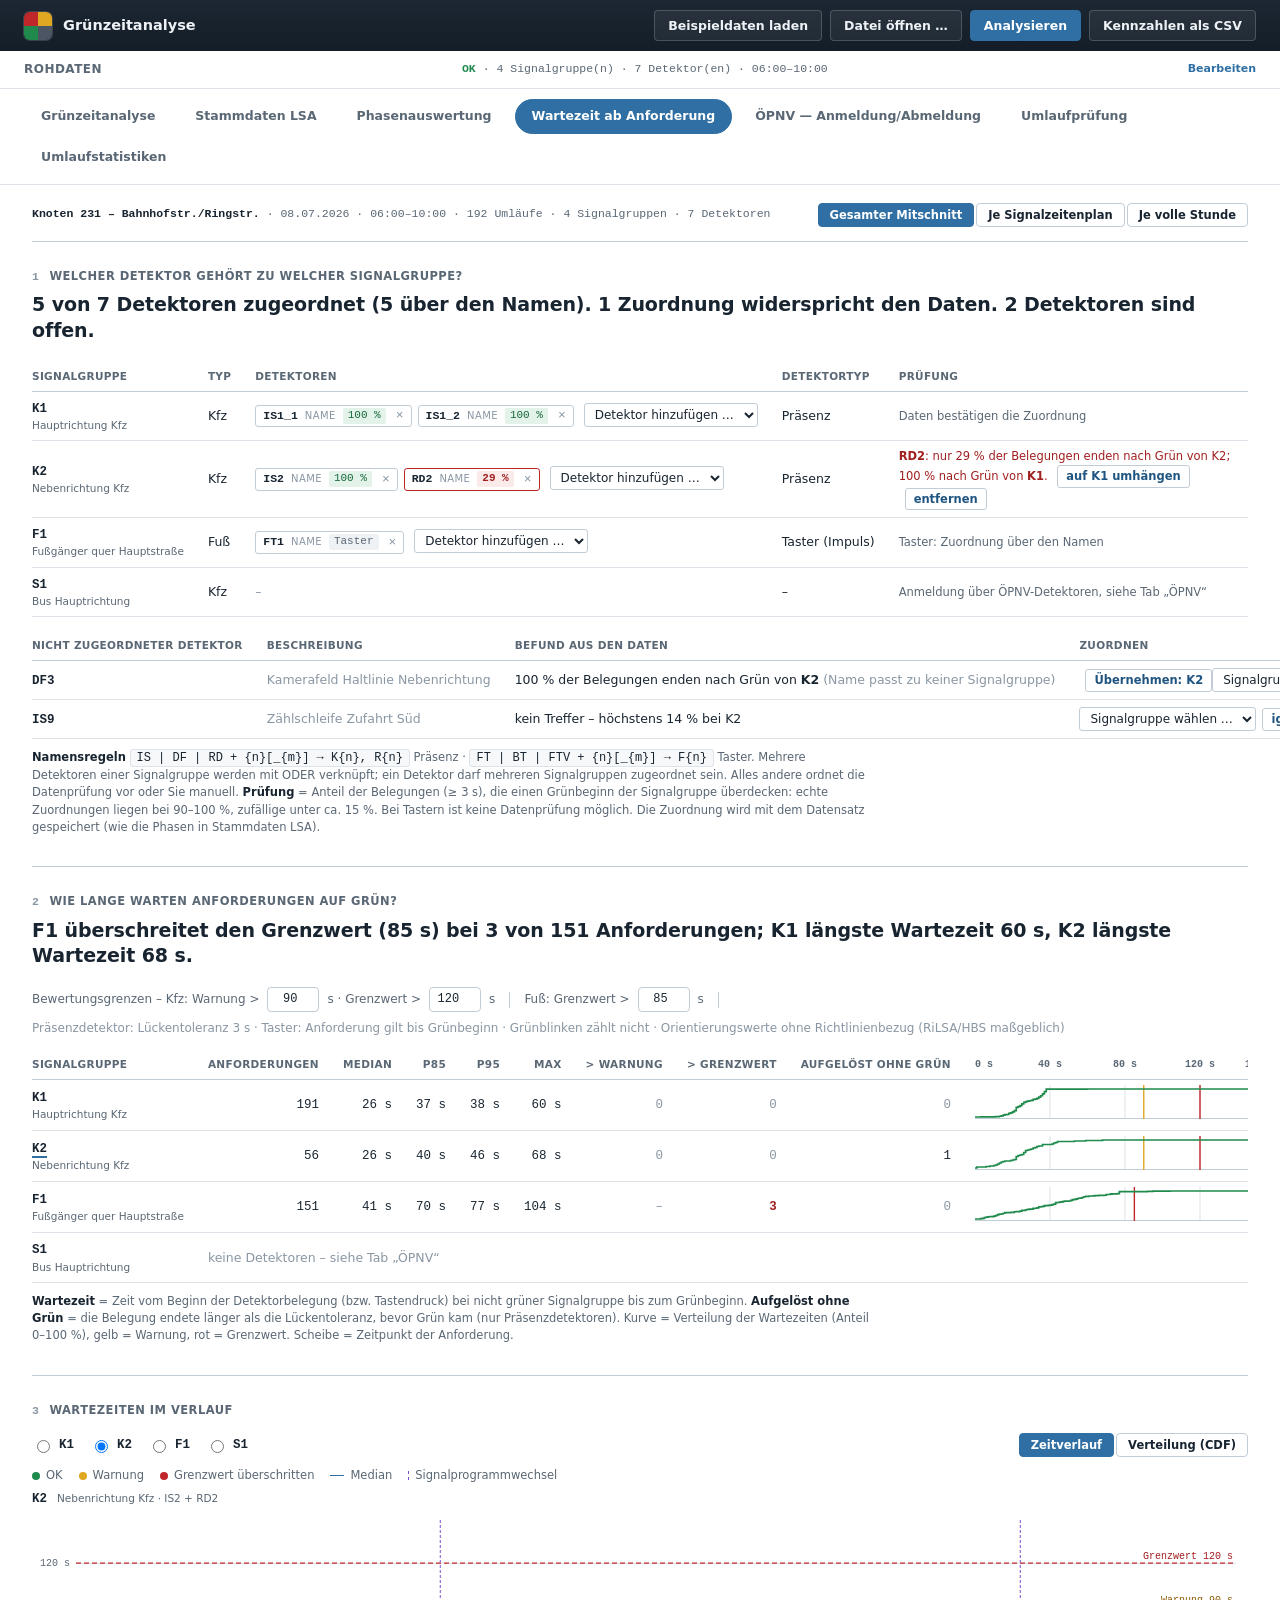
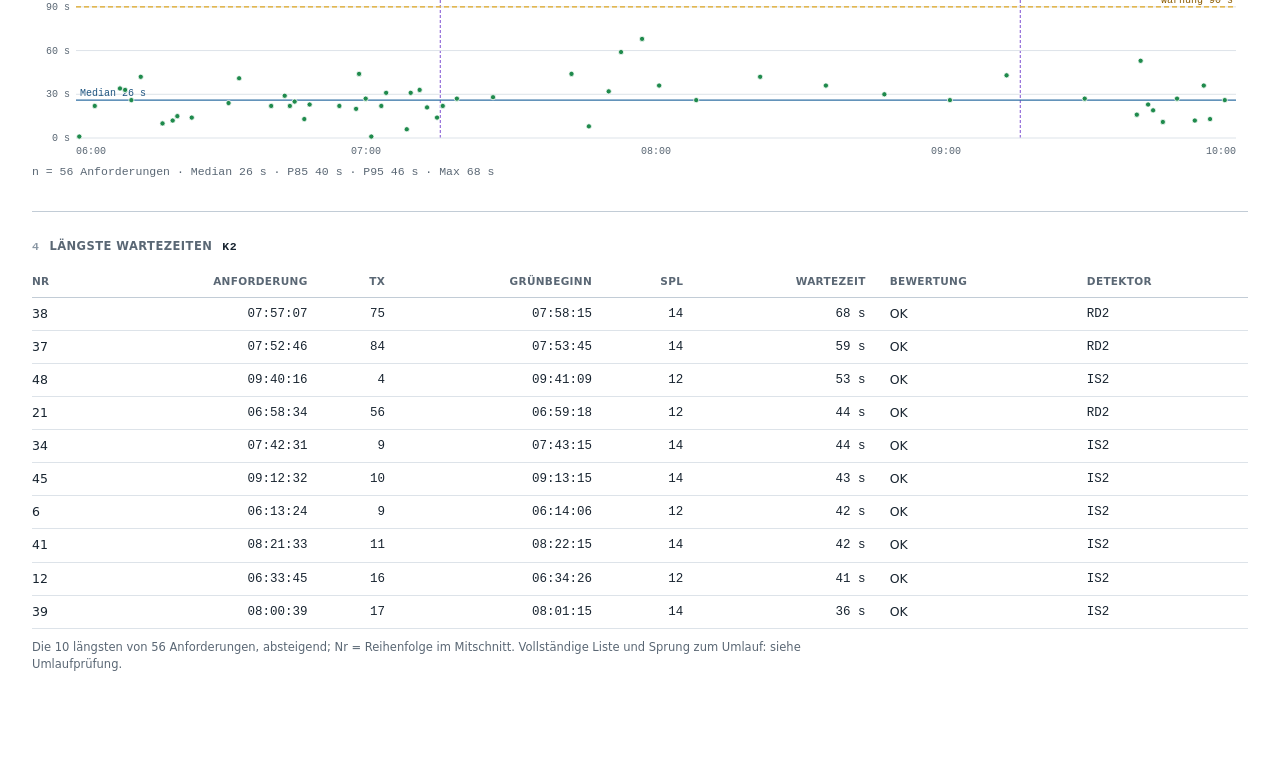
<file: mockups/wartezeit-rework.html>
<!DOCTYPE html>
<html lang="de">
<head>
<meta charset="UTF-8">
<meta name="viewport" content="width=device-width, initial-scale=1.0">
<title>Wartezeit ab Anforderung – Entwurf</title>
<style>
/* Tokens: copied from css/tokens.css */
:root{
  --bg-app:#eef1f4; --bg-header:#141d27; --bg-header-2:#1c2733;
  --bg-surface:#fff; --bg-surface-2:#f6f8fa; --bg-surface-3:#eef2f5;
  --border:#dde3e9; --border-strong:#c2ccd6;
  --text:#182430; --text-muted:#5a6774; --text-faint:#8996a3; --text-on-dark:#eef2f6;
  --accent:#2f6fa3; --accent-strong:#1f5580; --accent-bg:#e8f1f8;
  --sig-red:#c0272b; --sig-yellow:#e0a721; --sig-green:#1f8a4c; --sig-dark:#4b5563;
  --warn-text:#8a5a00; --crit-text:#a11f1f; --crit-bg:#fbeaea;
  --req-marker:#7c4fd1;
  --sans: ui-sans-serif, system-ui, -apple-system, "Segoe UI", Roboto, Arial, sans-serif;
  --mono: ui-monospace, "Cascadia Mono", "SFMono-Regular", Consolas, "Courier New", monospace;
  --band: rgba(24,36,48,.045);
  --plan-a:#1f8a4c; --plan-b:#9bd2b1;
}
*,*::before,*::after{ box-sizing:border-box; }
html,body{ margin:0; padding:0; }
body{ background:var(--bg-app); color:var(--text); font-family:var(--sans); font-size:13.5px; line-height:1.45; -webkit-font-smoothing:antialiased; }
button,select,input{ font-family:inherit; }

/* App frame (unchanged from today) */
.topbar{ display:flex; align-items:center; justify-content:space-between; gap:16px; flex-wrap:wrap; background:linear-gradient(180deg,var(--bg-header-2),var(--bg-header)); color:var(--text-on-dark); padding:10px 24px; }
.brand{ display:flex; align-items:center; gap:11px; }
.brand-badge{ width:28px; height:28px; border-radius:6px; overflow:hidden; display:grid; grid-template-columns:1fr 1fr; grid-template-rows:1fr 1fr; box-shadow:0 0 0 1px rgba(255,255,255,.15); }
.brand-badge .b1{ background:var(--sig-red);} .brand-badge .b2{ background:var(--sig-yellow);} .brand-badge .b3{ background:var(--sig-green);} .brand-badge .b4{ background:var(--sig-dark);}
.brand-title{ font-size:14.5px; font-weight:700; }
.toolbar{ display:flex; gap:8px; }
.topbar button{ font-size:12.5px; font-weight:600; padding:7px 13px; border-radius:4px; background:rgba(255,255,255,.06); border:1px solid rgba(255,255,255,.18); color:var(--text-on-dark); cursor:default; }
.topbar button.primary{ background:var(--accent); border-color:var(--accent); color:#fff; }
.data-panel{ background:#fff; border-bottom:1px solid var(--border); display:flex; justify-content:space-between; padding:10px 24px; }
.data-panel h2{ margin:0; font-size:12px; font-weight:700; letter-spacing:.04em; text-transform:uppercase; color:var(--text-muted); }
.data-panel .summary{ font-family:var(--mono); font-size:11.5px; color:var(--text-muted); }
.data-panel .summary .ok{ color:var(--sig-green); font-weight:700; }
.data-panel .toggle{ font-size:11px; color:var(--accent); font-weight:600; }
.tabbar{ display:flex; gap:6px; flex-wrap:wrap; padding:10px 24px; background:#fff; border-bottom:1px solid var(--border); }
.tab-btn{ border:1px solid transparent; background:transparent; color:var(--text-muted); font:inherit; font-size:12.5px; font-weight:600; padding:7px 16px; border-radius:999px; }
.tab-btn.active{ background:var(--accent); border-color:var(--accent); color:#fff; }

/* Report */
.sheet{ background:var(--bg-surface); }
.page{ padding:18px 32px 56px; max-width:1560px; }
.page-head{ display:flex; justify-content:space-between; align-items:center; gap:16px; flex-wrap:wrap; padding-bottom:14px; border-bottom:1px solid var(--border-strong); }
.context{ font-family:var(--mono); font-size:11.5px; color:var(--text-muted); }
.context b{ color:var(--text); font-weight:600; }
.seg{ display:flex; gap:2px; }
.seg button{ font-size:11.5px; font-weight:600; padding:4px 11px; border:1px solid var(--border-strong); background:#fff; color:var(--text); border-radius:4px; cursor:pointer; }
.seg button.active{ background:var(--accent); border-color:var(--accent); color:#fff; }

.sec{ padding:26px 0 30px; border-bottom:1px solid var(--border-strong); }
.sec:last-of-type{ border-bottom:none; }
.sec-label{ display:flex; align-items:baseline; gap:10px; font-size:11.5px; font-weight:700; letter-spacing:.04em; text-transform:uppercase; color:var(--text-muted); }
.sec-no{ font-family:var(--mono); color:var(--text-faint); font-weight:600; }
.claim{ font-size:19px; line-height:1.35; font-weight:600; margin:7px 0 18px; max-width:100ch; letter-spacing:-.005em; }
.legend{ display:flex; gap:16px; flex-wrap:wrap; font-size:11.5px; color:var(--text-muted); }
.legend .item{ display:inline-flex; align-items:center; gap:6px; }
.dot{ width:8px; height:8px; border-radius:50%; display:inline-block; }

.params{ display:flex; align-items:center; gap:8px; flex-wrap:wrap; font-size:12px; color:var(--text-muted); margin:0 0 12px; }
.params input{ width:52px; font:inherit; font-family:var(--mono); font-size:12px; padding:3px 6px; border:1px solid var(--border-strong); border-radius:4px; background:#fff; color:var(--text); text-align:right; }
.params .divider{ width:1px; height:16px; background:var(--border-strong); margin:0 6px; }

.table-scroll{ overflow-x:auto; }
table{ width:100%; border-collapse:collapse; font-size:12.5px; }
th,td{ padding:7px 12px; text-align:right; border-bottom:1px solid var(--border); white-space:nowrap; vertical-align:middle; }
th:first-child,td:first-child{ text-align:left; padding-left:0; }
th{ font-size:10.5px; letter-spacing:.03em; text-transform:uppercase; color:var(--text-muted); font-weight:700; border-bottom:1px solid var(--border-strong); vertical-align:bottom; }
td{ font-family:var(--mono); font-variant-numeric:tabular-nums; }
td:first-child{ font-family:var(--sans); }
td.left,th.left{ text-align:left; }
td.sans{ font-family:var(--sans); }
td.chart,th.chart{ padding:5px 12px; text-align:left; }
td.warn{ color:var(--warn-text); font-weight:700; }
td.crit{ color:var(--crit-text); font-weight:700; }
tbody tr[data-sg]{ cursor:pointer; }
tbody tr[data-sg]:hover td{ background:var(--bg-surface-2); }
tbody tr.selected td:first-child .name{ box-shadow:inset 0 -2px 0 var(--accent); }
tr.group td{ background:var(--bg-surface-2); font-family:var(--sans); font-size:11px; font-weight:700; letter-spacing:.03em; text-transform:uppercase; color:var(--text-muted); border-top:2px solid var(--border-strong); padding:6px 0 6px 10px; text-align:left; cursor:default; }
tr.group td .rest{ font-weight:600; text-transform:none; letter-spacing:0; margin-left:10px; color:var(--text); }
tr.event-crit td{ color:var(--crit-text); font-weight:700; }
tr.event-warn td{ color:var(--warn-text); font-weight:700; }
.name{ font-family:var(--mono); font-weight:700; font-size:12.5px; display:inline-block; }
.sub{ display:block; font-size:10.5px; color:var(--text-muted); font-family:var(--sans); }
.dim{ color:var(--text-faint); }
.note{ font-size:11.5px; color:var(--text-muted); margin-top:10px; max-width:115ch; line-height:1.5; }
.note b{ color:var(--text); font-weight:600; }
.empty{ font-size:12.5px; color:var(--text-muted); padding:22px 0; border-top:1px solid var(--border); border-bottom:1px solid var(--border); }

/* Detector assignment */
.chip{ display:inline-flex; align-items:center; gap:7px; font-family:var(--mono); font-size:11.5px; border:1px solid var(--border-strong); border-radius:3px; padding:2px 4px 2px 7px; margin:2px 6px 2px 0; background:#fff; }
.chip b{ font-weight:700; }
.chip .source{ font-family:var(--sans); font-size:10px; color:var(--text-faint); text-transform:uppercase; letter-spacing:.04em; }
.chip .score{ font-size:11px; padding:0 5px; border-radius:2px; background:var(--bg-surface-3); color:var(--text-muted); }
.chip .score.ok{ background:#e3f3ea; color:#17683a; }
.chip .score.bad{ background:var(--crit-bg); color:var(--crit-text); font-weight:700; }
.chip button.remove{ border:none; background:transparent; color:var(--text-faint); font-size:13px; line-height:1; padding:0 3px; cursor:pointer; }
.chip button.remove:hover{ color:var(--sig-red); }
.chip.bad{ border-color:var(--sig-red); }
.inline{ font-family:var(--sans); font-size:11.5px; color:var(--text-muted); white-space:normal; }
.inline.bad{ color:var(--crit-text); }
button.action{ font:inherit; font-size:11.5px; font-weight:600; color:var(--accent-strong); background:#fff; border:1px solid var(--border-strong); border-radius:3px; padding:2px 8px; cursor:pointer; margin-left:6px; }
button.action:hover{ background:var(--accent-bg); border-color:var(--accent); }
select{ font:inherit; font-size:12px; padding:3px 6px; border:1px solid var(--border-strong); border-radius:3px; background:#fff; color:var(--text); }
.rule{ font-family:var(--mono); font-size:12px; background:var(--bg-surface-2); border:1px solid var(--border); padding:1px 6px; border-radius:3px; color:var(--text); white-space:nowrap; }

.trend-tools{ display:flex; justify-content:space-between; align-items:center; gap:16px; flex-wrap:wrap; margin:14px 0 10px; }
.sg-pick{ display:flex; gap:16px; flex-wrap:wrap; font-size:12.5px; }
.sg-pick label{ display:flex; align-items:center; gap:6px; cursor:pointer; }
.trend-head{ display:flex; align-items:baseline; gap:10px; margin-bottom:2px; }
.caption{ font-family:var(--mono); font-size:11.5px; color:var(--text-muted); margin-top:4px; white-space:pre-line; }
.host{ width:100%; }
.host svg{ display:block; }
svg text{ font-family:var(--mono); font-size:10px; fill:var(--text-muted); text-transform:none; letter-spacing:0; }
svg .label{ font-size:10.5px; }
#tooltip{ position:fixed; z-index:99; pointer-events:none; display:none; background:var(--bg-header-2); color:var(--text-on-dark); font-family:var(--mono); font-size:11px; line-height:1.5; padding:6px 9px; border-radius:4px; white-space:nowrap; }
</style>
</head>
<body>
<header class="topbar">
  <div class="brand"><div class="brand-badge"><span class="b1"></span><span class="b2"></span><span class="b3"></span><span class="b4"></span></div><div class="brand-title">Grünzeitanalyse</div></div>
  <div class="toolbar"><button>Beispieldaten laden</button><button>Datei öffnen …</button><button class="primary">Analysieren</button><button>Kennzahlen als CSV</button></div>
</header>
<section class="data-panel"><h2>Rohdaten</h2><span class="summary"><span class="ok">OK</span> · 4 Signalgruppe(n) · 7 Detektor(en) · 06:00–10:00</span><span class="toggle">Bearbeiten</span></section>
<nav class="tabbar">
  <button class="tab-btn">Grünzeitanalyse</button><button class="tab-btn">Stammdaten LSA</button><button class="tab-btn">Phasenauswertung</button>
  <button class="tab-btn active">Wartezeit ab Anforderung</button><button class="tab-btn">ÖPNV — Anmeldung/Abmeldung</button><button class="tab-btn">Umlaufprüfung</button><button class="tab-btn">Umlaufstatistiken</button>
</nav>

<main class="sheet"><div class="page">
  <div class="page-head">
    <div class="context" id="context"></div>
    <div class="seg" id="scopeSeg">
      <button type="button" data-scope="total" class="active">Gesamter Mitschnitt</button>
      <button type="button" data-scope="spl">Je Signalzeitenplan</button>
      <button type="button" data-scope="hour">Je volle Stunde</button>
    </div>
  </div>

  <!-- 1 -->
  <section class="sec" id="s1">
    <div class="sec-label"><span class="sec-no">1</span>Welcher Detektor gehört zu welcher Signalgruppe?</div>
    <div class="claim" id="claim1"></div>
    <div class="table-scroll"><table id="table1"></table></div>
    <div id="unassigned"></div>
    <div class="note" id="note1"></div>
  </section>

  <!-- 2 -->
  <section class="sec" id="s2">
    <div class="sec-label"><span class="sec-no">2</span>Wie lange warten Anforderungen auf Grün?</div>
    <div class="claim" id="claim2"></div>
    <div class="params">
      Bewertungsgrenzen – Kfz: Warnung &gt; <input type="number" id="paramVehWarn" value="90"> s · Grenzwert &gt; <input type="number" id="paramVehLimit" value="120"> s
      <span class="divider"></span> Fuß: Grenzwert &gt; <input type="number" id="paramPedLimit" value="85"> s
      <span class="divider"></span> <span class="dim">Präsenzdetektor: Lückentoleranz 3 s · Taster: Anforderung gilt bis Grünbeginn · Grünblinken zählt nicht · Orientierungswerte ohne Richtlinienbezug (RiLSA/HBS maßgeblich)</span>
    </div>
    <div class="table-scroll"><table id="table2"></table></div>
    <div class="note" id="note2"></div>
  </section>

  <!-- 3 -->
  <section class="sec" id="s3">
    <div class="sec-label"><span class="sec-no">3</span>Wartezeiten im Verlauf</div>
    <div class="trend-tools">
      <div class="sg-pick" id="sgPick"></div>
      <div class="seg" id="modeSeg"><button type="button" data-mode="time" class="active">Zeitverlauf</button><button type="button" data-mode="cdf">Verteilung (CDF)</button></div>
    </div>
    <div class="legend" id="trendLegend" style="margin-bottom:6px"></div>
    <div id="trendBlock"></div>
  </section>

  <!-- 4 -->
  <section class="sec" id="s4">
    <div class="sec-label"><span class="sec-no">4</span>Längste Wartezeiten<span id="s4sg" style="font-family:var(--mono);color:var(--text)"></span></div>
    <div style="height:12px"></div>
    <div class="table-scroll"><table id="table4"></table></div>
    <div class="note" id="note4"></div>
  </section>
</div></main>
<div id="tooltip"></div>

<script>
(function () {
'use strict';

/* =====================================================================
   Sample data (simulated, not measured). Same cycles as the green time view.
   ===================================================================== */
function mulberry32(seed) {
  return function () {
    seed |= 0; seed = seed + 0x6D2B79F5 | 0;
    let t = Math.imul(seed ^ seed >>> 15, 1 | seed);
    t = t + Math.imul(t ^ t >>> 7, 61 | t) ^ t;
    return ((t ^ t >>> 14) >>> 0) / 4294967296;
  };
}
const rand = mulberry32(231);
const randn = () => { let u = 0; while (!u) u = rand(); return Math.sqrt(-2 * Math.log(u)) * Math.cos(2 * Math.PI * rand()); };
const expRand = mean => -mean * Math.log(1 - rand());
const randInt = (a, b) => a + Math.floor(rand() * (b - a + 1));
const clamp = (x, lo, hi) => Math.max(lo, Math.min(hi, x));

const T0 = 6 * 3600, T1 = 10 * 3600, N = T1 - T0;             // seconds since 00:00, number of samples (1 s raster)
const planAt = t => (t >= 7.25 * 3600 && t < 9.25 * 3600) ? '14' : '12';
const SGS = [
  { id: 'K1', desc: 'Hauptrichtung Kfz',          type: 'veh', redAmber: 2, amber: 3 },
  { id: 'K2', desc: 'Nebenrichtung Kfz',          type: 'veh', redAmber: 2, amber: 3 },
  { id: 'F1', desc: 'Fußgänger quer Hauptstraße', type: 'ped', redAmber: 0, amber: 0 },
  { id: 'S1', desc: 'Bus Hauptrichtung',          type: 'veh', redAmber: 2, amber: 3 }
];
const sgById = id => SGS.find(s => s.id === id);

const cycles = [];
(function generateCycles() {
  let t = T0, fixedCount = 0, index = 0;
  for (;;) {
    const plan = planAt(t);
    let cycle;
    if (plan === '12') {
      const g1 = clamp(Math.round(36 + 9 * randn()), 18, 52), pedDemand = rand() < 0.55;
      let g2 = clamp(Math.round(17 + 6 * randn()), 10, 30);
      if (pedDemand) g2 = Math.max(g2, 16);
      const sg = { K1: { on: 0, off: g1 }, K2: { on: g1 + 5, off: g1 + 5 + g2 }, F1: null, S1: null };
      if (pedDemand) sg.F1 = { on: g1 + 6, off: g1 + 18 };
      if (rand() < 0.32) { const a = Math.floor(rand() * 6), b = Math.floor(rand() * 4); sg.S1 = { on: a, off: Math.max(a + 8, g1 - b) }; }
      cycle = { spl: plan, tu: Math.max(50, g1 + g2 + 10), sg };
    } else {
      const intervention = (fixedCount === 37);
      cycle = { spl: plan, tu: 90, sg: { K1: { on: 0, off: intervention ? 22 : 48 }, K2: { on: 53, off: 75 }, F1: { on: 54, off: 66 }, S1: { on: 2, off: intervention ? 20 : 46 } } };
      fixedCount++;
    }
    if (t + cycle.tu > T1) break;
    cycle.i = index++; cycle.t = t; cycles.push(cycle); t += cycle.tu;
  }
})();
const planList = [...new Set(cycles.map(c => c.spl))].sort((a, b) => a - b);
const runs = [];
cycles.forEach(c => { const last = runs[runs.length - 1]; if (last && last.spl === c.spl) last.t1 = c.t + c.tu; else runs.push({ spl: c.spl, t0: c.t, t1: c.t + c.tu }); });
runs[runs.length - 1].t1 = T1;
const cycleAt = t => { let lo = 0, hi = cycles.length - 1, found = 0; while (lo <= hi) { const mid = (lo + hi) >> 1; if (cycles[mid].t <= t) { found = mid; lo = mid + 1; } else hi = mid - 1; } return cycles[found]; };

// Green state per second and absolute green intervals per signal group
SGS.forEach(s => {
  s.greens = []; s.green = new Uint8Array(N);
  cycles.forEach(c => { const g = c.sg[s.id]; if (g) s.greens.push({ start: c.t + g.on, end: c.t + g.off, tu: c.tu }); });
  s.greens.forEach(g => { for (let t = g.start - T0; t < g.end - T0; t++) s.green[t] = 1; });
});

/* =====================================================================
   Detectors
   "truth" lists the signal groups a detector really belongs to.
   It drives the simulation only. The tool never reads it.
   RD2 has a name like a K2 detector but measures K1 (a naming trap).
   DF3 follows no naming rule but measures K2 (indexed incrementally).
   ===================================================================== */
const DETECTORS = [
  { id: 'IS1_1', desc: 'Induktionsschleife K1, Fahrstreifen 1', truth: ['K1'], mean: 5,  dur: [6, 20] },
  { id: 'IS1_2', desc: 'Induktionsschleife K1, Fahrstreifen 2', truth: ['K1'], mean: 9,  dur: [3, 12] },
  { id: 'IS2',   desc: 'Induktionsschleife K2',                  truth: ['K2'], mean: 12, dur: [3, 10] },
  { id: 'RD2',   desc: 'Radar Zufahrt Nebenrichtung',            truth: ['K1'], mean: 7,  dur: [5, 15] },
  { id: 'FT1',   desc: 'Fußgängertaster Furt Hauptstraße',       truth: ['F1'] },
  { id: 'DF3',   desc: 'Kamerafeld Haltlinie Nebenrichtung',     truth: ['K2'], mean: 10, dur: [3, 8] },
  { id: 'IS9',   desc: 'Zählschleife Zufahrt Süd',               truth: [] }
];

// Naming rules: detector name -> signal group prefixes and detector kind
const NAME_RULES = [
  { re: /^(IS|DF|RD)(\d+)(?:_(\d+))?$/,   kind: 'presence', targets: ['K', 'R'] },
  { re: /^(FT|BT|FTV)(\d+)(?:_(\d+))?$/,  kind: 'pulse',    targets: ['F'] }
];
function matchRule(detector) {
  for (const rule of NAME_RULES) {
    const m = rule.re.exec(detector.id);
    if (m) return { kind: rule.kind, targets: rule.targets.map(p => p + m[2]).filter(id => sgById(id)) };
  }
  return null;
}
DETECTORS.forEach(d => {
  const rule = matchRule(d);
  d.kind = rule ? rule.kind : 'presence';                      // the tool treats unknown names as presence detectors
  d.occ = new Uint8Array(N); d.intervals = [];
});
const markOccupied = (d, a, b) => {
  a = Math.max(0, Math.round(a)); b = Math.min(N - 1, Math.round(b));
  if (b <= a) return;
  for (let t = a; t <= b; t++) d.occ[t] = 1;
  d.intervals.push([a, b]);
};

DETECTORS.forEach(d => {
  if (d.id === 'IS9') { for (let k = 0; k < 90; k++) { const a = randInt(0, N - 20); markOccupied(d, a, a + randInt(3, 9)); } return; }
  d.truth.forEach(sgId => {
    const sg = sgById(sgId);
    if (d.kind === 'pulse') {
      // One button press before each green. About 8 % of presses just miss a green and wait a long
      // time.
      sg.greens.forEach((g, k) => {
        const start = g.start - T0, gapStart = k ? sg.greens[k - 1].end - T0 + 1 : 0;
        const wait = rand() < 0.08 ? g.tu + rand() * g.tu : 3 + rand() * (g.tu - 8);
        const press = Math.max(gapStart, start - wait);
        markOccupied(d, press, press + 2);
        if (rand() < 0.3) { const again = press + randInt(5, 15); if (again < start - 2) markOccupied(d, again, again + 2); }
      });
      return;
    }
    // Presence detector: a vehicle arrives during red and stays until shortly after green start.
    sg.greens.forEach((g, k) => {
      if (!k) return;
      const gapStart = sg.greens[k - 1].end - T0 + sg.amber, start = g.start - T0;
      const arrival = gapStart + 1 + Math.floor(expRand(d.mean));
      if (arrival >= start - 1) return;
      markOccupied(d, arrival, start + randInt(d.dur[0], d.dur[1]));
    });
  });
});

/* Data check for presence detectors: share of occupancies (>= 3 s) that span a green start
   of the signal group. A pulse detector has no such signature. */
function dataScore(sg, d) {
  if (d.kind === 'pulse') return null;
  const starts = sg.greens.map(g => g.start - T0);
  const long = d.intervals.filter(([a, b]) => b - a >= 3);
  if (!long.length) return 0;
  return long.filter(([a, b]) => starts.some(t => t >= a && t <= b)).length / long.length;
}
SGS.forEach(s => { s.score = {}; DETECTORS.forEach(d => { s.score[d.id] = dataScore(s, d); }); });

// Best data match. On a near tie (for example parallel green) prefer a signal group without a
// detector.
function bestMatch(d) {
  if (d.kind === 'pulse') return null;
  const ranked = SGS.map(s => ({ sg: s, score: s.score[d.id] })).sort((x, y) => y.score - x.score);
  const tied = ranked.filter(x => x.score >= ranked[0].score - .03);
  const hasDetector = id => DETECTORS.some(o => o !== d && o.links.some(l => l.sg === id));
  const pick = tied.find(x => x.sg.id !== 'S1' && !hasDetector(x.sg.id)) || tied[0];
  return { sg: pick.sg, score: pick.score, ties: tied.filter(x => x !== pick).map(x => x.sg.id) };
}

/* =====================================================================
   Assignment state: detector.links = [{ sg, via }], via = 'name' | 'data' | 'manual'
   ===================================================================== */
const VIA_LABEL = { name: 'Name', data: 'Daten', manual: 'manuell' };
const state = { scope: 'total', mode: 'time', selected: 'K2' };
function resetAssignment() {
  DETECTORS.forEach(d => {
    const rule = matchRule(d);
    d.links = rule ? rule.targets.map(sg => ({ sg, via: 'name' })) : [];
    d.ignored = false;
  });
}
resetAssignment();
const linkedTo = (d, sgId) => d.links.some(l => l.sg === sgId);
const detectorsOf = sgId => DETECTORS.filter(d => linkedTo(d, sgId));
function addLink(d, sgId, via) { if (!linkedTo(d, sgId)) d.links.push({ sg: sgId, via }); d.ignored = false; }
function removeLink(d, sgId) { d.links = d.links.filter(l => l.sg !== sgId); }

/* =====================================================================
   Wait events. Port of computeWartezeitEvents from js/core/wartezeitLogic.js.
   A request starts when a detector becomes occupied while the signal group is not green.
   It ends at the next green start.
   Presence detectors: a gap longer than GAP_TOLERANCE cancels the request.
   Pulse detectors (Taster): the request stays until green.
   ===================================================================== */
const GAP_TOLERANCE = 3;
function computeEvents(sg, dets) {
  const events = [], cancelled = [];
  const holdUntilGreen = dets.every(d => d.kind === 'pulse');
  let prevOccupied = false, inGreen = false, waiting = false, requestIndex = -1, lastOccupied = 0, requestDetector = null;
  for (let i = 0; i < N; i++) {
    let occupied = false, which = null;
    for (const d of dets) if (d.occ[i]) { occupied = true; which = d; break; }
    const green = sg.green[i];
    if (green && !inGreen) {
      inGreen = true;
      if (waiting) { events.push({ t: T0 + requestIndex, greenAt: T0 + i, wait: i - requestIndex, detector: requestDetector }); waiting = false; }
    } else if (!green) inGreen = false;
    if (waiting && !holdUntilGreen) {
      if (occupied) lastOccupied = i;
      else if (i - lastOccupied > GAP_TOLERANCE) { cancelled.push(T0 + requestIndex); waiting = false; }
    }
    if (occupied && !prevOccupied && !waiting && !green) { waiting = true; requestIndex = i; lastOccupied = i; requestDetector = which; }
    prevOccupied = occupied;
  }
  events.forEach(e => { e.cycle = cycleAt(e.t); });
  return { events, cancelled };
}
function recompute() {
  SGS.forEach(s => { s.dets = detectorsOf(s.id); s.result = s.dets.length ? computeEvents(s, s.dets) : null; });
}

/* =====================================================================
   Helpers
   ===================================================================== */
const PARAMS = { vehWarn: 90, vehLimit: 120, pedLimit: 85 };
const thresholds = s => s.type === 'ped' ? { warn: null, limit: PARAMS.pedLimit } : { warn: PARAMS.vehWarn, limit: PARAMS.vehLimit };
const median = a => { const s = [...a].sort((x, y) => x - y), m = s.length; return m % 2 ? s[(m - 1) / 2] : (s[m / 2 - 1] + s[m / 2]) / 2; };
const percentile = (a, p) => {
  const s = [...a].sort((x, y) => x - y), n = s.length;
  if (!n) return NaN; if (n === 1) return s[0];
  const r = p / 100 * (n - 1), lo = Math.floor(r), hi = Math.min(lo + 1, n - 1);
  return s[lo] + (r - lo) * (s[hi] - s[lo]);
};
const fmt = (v, d = 0) => (v == null || Number.isNaN(v)) ? '–' : v.toFixed(d).replace('.', ',');
const hhmm = s => String(Math.floor(s / 3600)).padStart(2, '0') + ':' + String(Math.floor(s % 3600 / 60)).padStart(2, '0');
const hhmmss = s => hhmm(s) + ':' + String(Math.floor(s % 60)).padStart(2, '0');
const hourKeys = []; for (let h = T0 / 3600; h < T1 / 3600; h++) hourKeys.push('H' + h);
const HOUR_RAMP = ['#a9d8bd', '#62b586', '#1f8a4c', '#0d4a28'];
const planColor = k => ['var(--plan-a)', 'var(--plan-b)'][planList.indexOf(k)] || 'var(--plan-b)';
const sliceColor = k => k[0] === 'H' ? HOUR_RAMP[hourKeys.indexOf(k) % 4] : planColor(k);
const sliceLabel = k => k[0] === 'H' ? `${hhmm(+k.slice(1) * 3600)}–${hhmm((+k.slice(1) + 1) * 3600)}` : `SPL ${k}`;
// A request belongs to the slice of its start time
const eventInSlice = (e, key) => key == null || (key[0] === 'H' ? Math.floor(e.t / 3600) === Number(key.slice(1)) : e.cycle.spl === key);
const sliceKeys = () => state.scope === 'total' ? [] : (state.scope === 'spl' ? planList : hourKeys);
const scopeKeys = () => state.scope === 'total' ? [null] : sliceKeys();
const grade = (wait, t) => wait > t.limit ? 'crit' : (t.warn != null && wait > t.warn ? 'warn' : 'ok');

function waitStats(sg, key) {
  if (!sg.result) return { none: true };
  const t = thresholds(sg), events = sg.result.events.filter(e => eventInSlice(e, key)), waits = events.map(e => e.wait);
  const cancelled = sg.result.cancelled.filter(tm => eventInSlice({ t: tm, cycle: cycleAt(tm) }, key)).length;
  if (!waits.length) return { n: 0, events, cancelled, t };
  return {
    n: waits.length, events, waits, cancelled, t,
    med: median(waits), p85: percentile(waits, 85), p95: percentile(waits, 95), max: Math.max(...waits),
    nWarn: t.warn != null ? waits.filter(x => x > t.warn && x <= t.limit).length : 0,
    nCrit: waits.filter(x => x > t.limit).length
  };
}

const SVG_NS = 'http://www.w3.org/2000/svg';
function svgEl(tag, attrs, parent) { const e = document.createElementNS(SVG_NS, tag); for (const k in attrs) e.setAttribute(k, attrs[k]); if (parent) parent.appendChild(e); return e; }
function svgText(parent, x, y, text, attrs) { const e = svgEl('text', Object.assign({ x, y }, attrs || {}), parent); e.textContent = text; return e; }
const tooltip = document.getElementById('tooltip');
function attachTooltip(el, html) {
  el.addEventListener('mousemove', e => { tooltip.innerHTML = html; tooltip.style.display = 'block'; tooltip.style.left = (e.clientX + 12) + 'px'; tooltip.style.top = (e.clientY + 12) + 'px'; });
  el.addEventListener('mouseleave', () => { tooltip.style.display = 'none'; });
}
const $ = id => document.getElementById(id);

/* =====================================================================
   1 · Assignment
   ===================================================================== */
function chipHtml(d, sg) {
  const link = d.links.find(l => l.sg === sg.id), score = sg.score[d.id], pulse = d.kind === 'pulse', bad = !pulse && score < .5;
  const scoreHtml = pulse ? '<span class="score" title="Taster haben keine Belegungsdauer – Zuordnung nur über Name oder manuell">Taster</span>'
    : `<span class="score ${bad ? 'bad' : (score >= .8 ? 'ok' : '')}" title="Anteil der Belegungen, die einen Grünbeginn von ${sg.id} überdecken">${fmt(score * 100)} %</span>`;
  return `<span class="chip ${bad ? 'bad' : ''}"><b>${d.id}</b><span class="source">${VIA_LABEL[link.via]}</span>${scoreHtml}<button class="remove" data-act="unlink" data-det="${d.id}" data-sg="${sg.id}" title="Zuordnung entfernen">×</button></span>`;
}
function kindLabel(dets) {
  if (!dets.length) return '–';
  const pulse = dets.filter(d => d.kind === 'pulse').length;
  return pulse === dets.length ? 'Taster (Impuls)' : (pulse ? 'gemischt' : 'Präsenz');
}
function renderTable1() {
  const table = $('table1');
  table.innerHTML = '<thead><tr><th>Signalgruppe</th><th class="left">Typ</th><th class="left">Detektoren</th><th class="left">Detektortyp</th><th class="left">Prüfung</th></tr></thead>';
  const body = document.createElement('tbody'); table.appendChild(body);
  SGS.forEach(s => {
    const dets = detectorsOf(s.id), tr = document.createElement('tr');
    let chips = dets.map(d => chipHtml(d, s)).join(''), check = '';
    if (!dets.length) chips = '<span class="dim">–</span>';
    if (s.id === 'S1' && !dets.length) check = '<span class="inline">Anmeldung über ÖPNV-Detektoren, siehe Tab „ÖPNV“</span>';
    else if (!dets.length) check = '<span class="inline bad">kein Detektor zugeordnet</span>';
    else {
      const bad = dets.filter(d => d.kind === 'presence' && s.score[d.id] < .5);
      if (!bad.length) check = `<span class="inline">${dets.every(d => d.kind === 'pulse') ? 'Taster: Zuordnung über den Namen' : 'Daten bestätigen die Zuordnung'}</span>`;
      else check = bad.map(d => {
        const b = bestMatch(d), moveOk = b.score >= .8 && b.sg.id !== s.id;
        return `<div class="inline bad"><b>${d.id}</b>: nur ${fmt(s.score[d.id] * 100)} % der Belegungen enden nach Grün von ${s.id}; ${b.score >= .8 ? `${fmt(b.score * 100)} % nach Grün von <b>${b.sg.id}</b>` : 'kein anderer Treffer'}.
          ${moveOk ? `<button class="action" data-act="move" data-det="${d.id}" data-from="${s.id}" data-to="${b.sg.id}">auf ${b.sg.id} umhängen</button>` : ''}<button class="action" data-act="unlink" data-det="${d.id}" data-sg="${s.id}">entfernen</button></div>`;
      }).join('');
    }
    const addable = DETECTORS.filter(d => !linkedTo(d, s.id));
    const addSelect = s.id === 'S1' ? '' : `<select data-add-sg="${s.id}"><option value="">Detektor hinzufügen …</option>${addable.map(d => `<option value="${d.id}">${d.id}${d.links.length ? ' (bei ' + d.links.map(l => l.sg).join(', ') + ')' : ''}</option>`).join('')}</select>`;
    tr.innerHTML = `<td><span class="name">${s.id}</span><span class="sub">${s.desc}</span></td><td class="left sans">${s.type === 'ped' ? 'Fuß' : 'Kfz'}</td><td class="left sans">${chips} ${addSelect}</td><td class="left sans">${kindLabel(dets)}</td><td class="left sans">${check}</td>`;
    body.appendChild(tr);
  });

  const open = DETECTORS.filter(d => !d.links.length);
  $('unassigned').innerHTML = open.length ? '<table style="margin-top:14px"><thead><tr><th>Nicht zugeordneter Detektor</th><th class="left">Beschreibung</th><th class="left">Befund aus den Daten</th><th class="left">Zuordnen</th></tr></thead><tbody>' +
    open.map(d => {
      const b = bestMatch(d), ok = b && b.score >= .8;
      const select = `<select data-assign-det="${d.id}"><option value="">Signalgruppe wählen …</option>${SGS.filter(s => s.id !== 'S1').map(s => `<option value="${s.id}">${s.id}</option>`).join('')}</select>`;
      const finding = d.ignored ? '<span class="dim">ignoriert</span>'
        : ok ? `${fmt(b.score * 100)} % der Belegungen enden nach Grün von <b>${b.sg.id}</b> <span class="dim">(Name passt zu keiner Signalgruppe)</span>${b.ties.length ? `<br><span class="dim">gleich hoch bei ${b.ties.join(', ')} – läuft parallel, ${b.sg.id} bevorzugt, weil noch ohne Detektor</span>` : ''}`
        : `kein Treffer – höchstens ${fmt(b.score * 100)} % bei ${b.sg.id}`;
      const actions = d.ignored ? `<button class="action" data-act="unignore" data-det="${d.id}">rückgängig</button>`
        : (ok ? `<button class="action" data-act="link-data" data-det="${d.id}" data-to="${b.sg.id}">Übernehmen: ${b.sg.id}</button>` : '') + select + `<button class="action" data-act="ignore" data-det="${d.id}">ignorieren</button>`;
      return `<tr><td><span class="name">${d.id}</span></td><td class="left sans dim">${d.desc}</td><td class="left sans">${finding}</td><td class="left sans">${actions}</td></tr>`;
    }).join('') + '</tbody></table>' : '';

  const linkedDets = DETECTORS.filter(d => d.links.length), all = DETECTORS.flatMap(d => d.links);
  const count = via => all.filter(l => l.via === via).length;
  const bad = all.filter(l => { const d = DETECTORS.find(x => x.links.includes(l)); return d.kind === 'presence' && sgById(l.sg).score[d.id] < .5; }).length;
  const openCount = DETECTORS.filter(d => !d.links.length && !d.ignored).length;
  const parts = [`${count('name')} über den Namen`]; if (count('data')) parts.push(`${count('data')} aus den Daten`); if (count('manual')) parts.push(`${count('manual')} manuell`);
  $('claim1').textContent = `${linkedDets.length} von ${DETECTORS.length} Detektoren zugeordnet (${parts.join(', ')}).` +
    (bad ? ` ${bad} Zuordnung${bad > 1 ? 'en widersprechen' : ' widerspricht'} den Daten.` : '') + (openCount ? ` ${openCount} Detektor${openCount > 1 ? 'en sind' : ' ist'} offen.` : '');
  $('note1').innerHTML =
    '<b>Namensregeln</b> <span class="rule">IS | DF | RD + {n}[_{m}] → K{n}, R{n}</span> Präsenz · <span class="rule">FT | BT | FTV + {n}[_{m}] → F{n}</span> Taster. ' +
    'Mehrere Detektoren einer Signalgruppe werden mit ODER verknüpft; ein Detektor darf mehreren Signalgruppen zugeordnet sein. Alles andere ordnet die Datenprüfung vor oder Sie manuell. ' +
    '<b>Prüfung</b> = Anteil der Belegungen (≥ 3 s), die einen Grünbeginn der Signalgruppe überdecken: echte Zuordnungen liegen bei 90–100 %, zufällige unter ca. 15 %. Bei Tastern ist keine Datenprüfung möglich. ' +
    'Die Zuordnung wird mit dem Datensatz gespeichert (wie die Phasen in Stammdaten LSA).';
}

document.addEventListener('click', e => {
  const b = e.target.closest('button[data-act]'); if (!b) return;
  const d = DETECTORS.find(x => x.id === b.dataset.det), act = b.dataset.act;
  if (act === 'link-data') addLink(d, b.dataset.to, 'data');
  if (act === 'move') { removeLink(d, b.dataset.from); addLink(d, b.dataset.to, 'data'); }
  if (act === 'unlink') removeLink(d, b.dataset.sg);
  if (act === 'ignore') d.ignored = true;
  if (act === 'unignore') d.ignored = false;
  renderAll();
});
document.addEventListener('change', e => {
  const sel = e.target.closest('select'); if (!sel || !sel.value) return;
  if (sel.dataset.assignDet) addLink(DETECTORS.find(x => x.id === sel.dataset.assignDet), sel.value, 'manual');
  else if (sel.dataset.addSg) addLink(DETECTORS.find(x => x.id === sel.value), sel.dataset.addSg, 'manual');
  else return;
  renderAll();
});

/* =====================================================================
   2 · Table
   ===================================================================== */
const X_MAX = 160, CDF_W = 300, CDF_H = 34;
function miniCdfSvg(sg, key) {
  const st = waitStats(sg, key), svg = svgEl('svg', { width: CDF_W, height: CDF_H, viewBox: `0 0 ${CDF_W} ${CDF_H}` });
  const x = v => v / X_MAX * CDF_W, y = f => CDF_H - 2 - f * (CDF_H - 6);
  for (let v = 40; v < X_MAX; v += 40) svgEl('line', { x1: x(v), x2: x(v), y1: 0, y2: CDF_H, stroke: 'var(--border)' }, svg);
  svgEl('line', { x1: 0, x2: CDF_W, y1: CDF_H - .5, y2: CDF_H - .5, stroke: 'var(--border-strong)' }, svg);
  if (!st.n) return svg;
  if (st.t.warn != null) svgEl('line', { x1: x(st.t.warn), x2: x(st.t.warn), y1: 0, y2: CDF_H, stroke: 'var(--sig-yellow)', 'stroke-width': 1.4 }, svg);
  svgEl('line', { x1: x(st.t.limit), x2: x(st.t.limit), y1: 0, y2: CDF_H, stroke: 'var(--sig-red)', 'stroke-width': 1.4 }, svg);
  const sorted = [...st.waits].sort((p, q) => p - q), n = sorted.length;
  let d = `M0,${y(0)}`; sorted.forEach((v, i) => { d += `H${x(Math.min(v, X_MAX))}V${y((i + 1) / n)}`; });
  svgEl('path', { d: d + `H${CDF_W}`, fill: 'none', stroke: 'var(--sig-green)', 'stroke-width': 1.7 }, svg);
  return svg;
}
function groupTitle(key) {
  const n = cycles.filter(c => key[0] === 'H' ? Math.floor(c.t / 3600) === +key.slice(1) : c.spl === key).length;
  return `${key[0] === 'H' ? sliceLabel(key) + ' Uhr' : 'Signalzeitenplan ' + key}<span class="rest">${n} Umläufe</span>`;
}
function renderTable2() {
  const table = $('table2');
  table.innerHTML = '<thead><tr><th>Signalgruppe</th><th>Anforderungen</th><th>Median</th><th>P85</th><th>P95</th><th>Max</th><th>&gt; Warnung</th><th>&gt; Grenzwert</th><th>Aufgelöst ohne Grün</th><th class="chart" id="axisHead"></th></tr></thead>';
  const axis = svgEl('svg', { width: CDF_W, height: 14, viewBox: `0 0 ${CDF_W} 14` });
  for (let v = 0; v <= X_MAX; v += 40) svgText(axis, v / X_MAX * CDF_W, 11, v + ' s', { 'text-anchor': v === 0 ? 'start' : (v === X_MAX ? 'end' : 'middle') });
  table.querySelector('#axisHead').appendChild(axis);
  const body = document.createElement('tbody'); table.appendChild(body);
  scopeKeys().forEach(key => {
    if (key) { const g = document.createElement('tr'); g.className = 'group'; g.innerHTML = `<td colspan="10">${groupTitle(key)}</td>`; body.appendChild(g); }
    SGS.forEach(s => {
      const st = waitStats(s, key), tr = document.createElement('tr'); tr.dataset.sg = s.id;
      if (state.selected === s.id) tr.className = 'selected';
      tr.innerHTML = `<td><span class="name">${s.id}</span><span class="sub">${s.desc}</span></td>`;
      if (st.none) tr.innerHTML += `<td class="left sans dim" colspan="9">${s.id === 'S1' ? 'keine Detektoren – siehe Tab „ÖPNV“' : 'kein Detektor zugeordnet (siehe 1)'}</td>`;
      else if (!st.n) tr.innerHTML += '<td>0</td><td class="dim" colspan="8"></td>';
      else {
        tr.innerHTML += `<td>${st.n}</td><td>${fmt(st.med)} s</td><td>${fmt(st.p85)} s</td><td>${fmt(st.p95)} s</td><td>${fmt(st.max)} s</td>` +
          `<td class="${st.nWarn ? 'warn' : 'dim'}">${st.t.warn == null ? '–' : st.nWarn}</td><td class="${st.nCrit ? 'crit' : 'dim'}">${st.nCrit}</td><td class="${st.cancelled ? '' : 'dim'}">${st.cancelled}</td><td class="chart"></td>`;
        tr.querySelector('.chart').appendChild(miniCdfSvg(s, key));
      }
      body.appendChild(tr);
    });
  });
  body.querySelectorAll('tr[data-sg]').forEach(tr => tr.addEventListener('click', () => {
    state.selected = tr.dataset.sg; renderPicker(); renderTable2(); renderTrend(); renderTable4();
    $('s3').scrollIntoView({ behavior: 'smooth', block: 'start' });
  }));

  const rows = SGS.map(s => ({ s, st: waitStats(s, null) })).filter(r => r.st.n);
  const violating = rows.filter(r => r.st.nCrit), fine = rows.filter(r => !r.st.nCrit);
  const missing = SGS.filter(s => s.id !== 'S1' && !s.result).map(s => s.id);
  let claim = violating.map(r => `${r.s.id} überschreitet den Grenzwert (${r.st.t.limit} s) bei ${r.st.nCrit} von ${r.st.n} Anforderungen`).join('; ');
  if (fine.length) claim += (claim ? '; ' : '') + fine.map(r => `${r.s.id} längste Wartezeit ${fmt(r.st.max)} s`).join(', ') + (violating.length ? '' : ' – kein Grenzwert überschritten');
  claim += '.';
  if (missing.length) claim += ` Ohne Detektor: ${missing.join(', ')}.`;
  $('claim2').textContent = rows.length ? claim : 'Noch keine Signalgruppe mit Detektor.';
  $('note2').innerHTML = '<b>Wartezeit</b> = Zeit vom Beginn der Detektorbelegung (bzw. Tastendruck) bei nicht grüner Signalgruppe bis zum Grünbeginn. <b>Aufgelöst ohne Grün</b> = die Belegung endete länger als die Lückentoleranz, bevor Grün kam (nur Präsenzdetektoren). ' +
    'Kurve = Verteilung der Wartezeiten (Anteil 0–100 %), gelb = Warnung, rot = Grenzwert. Scheibe = Zeitpunkt der Anforderung.';
}

/* =====================================================================
   3 · Trend
   ===================================================================== */
function renderPicker() {
  const host = $('sgPick'); host.innerHTML = '';
  SGS.forEach(s => {
    const label = document.createElement('label');
    label.innerHTML = `<input type="radio" name="sg" value="${s.id}" ${state.selected === s.id ? 'checked' : ''}><span class="name">${s.id}</span>`;
    label.querySelector('input').addEventListener('change', () => { state.selected = s.id; renderTable2(); renderTrend(); renderTable4(); });
    host.appendChild(label);
  });
}
function bandList() {
  if (state.scope === 'hour') return hourKeys.map(k => ({ key: k, t0: +k.slice(1) * 3600, t1: (+k.slice(1) + 1) * 3600 }));
  if (state.scope === 'spl') return runs.map(r => ({ key: r.spl, t0: r.t0, t1: r.t1 }));
  return [{ key: null, t0: T0, t1: T1 }];
}
const timeTicks = () => { const o = []; for (let t = T0; t <= T1; t += 1800) o.push(t); return o; };
const tickAnchor = t => t === T0 ? 'start' : (t === T1 ? 'end' : 'middle');

function renderTimeTrend(host, sg, height) {
  const W = host.clientWidth || 1000, m = { l: 44, r: 12, t: 24, b: 22 }, svg = svgEl('svg', { width: W, height, viewBox: `0 0 ${W} ${height}` }, host);
  const st = waitStats(sg, null), t = st.t, yMax = Math.ceil(Math.max(t.limit * 1.12, (st.max || 0) * 1.08) / 10) * 10;
  const x = tm => m.l + (tm - T0) / (T1 - T0) * (W - m.l - m.r), y = v => height - m.b - v / yMax * (height - m.t - m.b);
  const bands = bandList();
  bands.forEach((b, i) => {
    if (state.scope !== 'total' && i % 2 === 0) svgEl('rect', { x: x(b.t0), y: m.t, width: x(b.t1) - x(b.t0), height: height - m.t - m.b, fill: 'var(--band)' }, svg);
    if (state.scope !== 'total') svgText(svg, x(b.t0) + 6, m.t - 8, sliceLabel(b.key), { class: 'label', style: 'fill:var(--text)' });
    if (state.scope === 'hour' && b.t0 > T0) svgEl('line', { x1: x(b.t0), x2: x(b.t0), y1: m.t - 14, y2: height - m.b, stroke: 'var(--border-strong)' }, svg);
  });
  runs.forEach(r => { if (r.t0 > T0) svgEl('line', { x1: x(r.t0), x2: x(r.t0), y1: m.t - 14, y2: height - m.b, stroke: 'var(--req-marker)', 'stroke-dasharray': '3,2' }, svg); });
  const step = yMax > 100 ? 30 : 20;
  for (let v = 0; v <= yMax; v += step) { svgEl('line', { x1: m.l, x2: W - m.r, y1: y(v), y2: y(v), stroke: 'var(--border)' }, svg); svgText(svg, m.l - 6, y(v) + 3, v + ' s', { 'text-anchor': 'end' }); }
  timeTicks().forEach((tm, i) => { if (i % 2 === 0) svgText(svg, x(tm), height - 6, hhmm(tm), { 'text-anchor': tickAnchor(tm) }); });
  if (t.warn != null) {
    svgEl('line', { x1: m.l, x2: W - m.r, y1: y(t.warn), y2: y(t.warn), stroke: 'var(--sig-yellow)', 'stroke-dasharray': '5,3', 'stroke-width': 1.3 }, svg);
    svgText(svg, W - m.r - 3, y(t.warn) - 4, `Warnung ${t.warn} s`, { 'text-anchor': 'end', style: 'fill:var(--warn-text)' });
  }
  svgEl('line', { x1: m.l, x2: W - m.r, y1: y(t.limit), y2: y(t.limit), stroke: 'var(--sig-red)', 'stroke-dasharray': '5,3', 'stroke-width': 1.3 }, svg);
  svgText(svg, W - m.r - 3, y(t.limit) - 4, `Grenzwert ${t.limit} s`, { 'text-anchor': 'end', style: 'fill:var(--crit-text)' });
  bands.forEach(b => {
    const q = waitStats(sg, b.key); if (!q.n) return;
    svgEl('line', { x1: x(b.t0), x2: x(b.t1), y1: y(q.med), y2: y(q.med), stroke: 'var(--accent)', 'stroke-width': 1.4 }, svg);
    svgText(svg, x(b.t0) + 4, y(q.med) - 4, `Median ${fmt(q.med)} s`, { style: 'fill:var(--accent-strong)' });
  });
  st.events.forEach(e => {
    const g = grade(e.wait, t), color = g === 'crit' ? 'var(--sig-red)' : g === 'warn' ? 'var(--sig-yellow)' : 'var(--sig-green)';
    const dot = svgEl('circle', { cx: x(e.t), cy: y(e.wait), r: g === 'ok' ? 2.6 : 3.8, fill: color, stroke: '#fff', 'stroke-width': .8 }, svg);
    attachTooltip(dot, `Anforderung ${hhmmss(e.t)} (${e.detector.id})<br>Grünbeginn ${hhmmss(e.greenAt)} · SPL ${e.cycle.spl}<br>Wartezeit ${e.wait} s`);
  });
}
function cdfPath(values, x, y, hi) {
  const a = [...values].sort((p, q) => p - q), n = a.length;
  let d = `M${x(0)},${y(0)}`;
  a.forEach((v, i) => { d += `H${x(v)}V${y((i + 1) / n)}`; });
  return d + `H${x(hi)}`;
}
function renderCdfTrend(host, sg, height) {
  const W = host.clientWidth || 1000, m = { l: 44, r: 12, t: 20, b: 22 }, svg = svgEl('svg', { width: W, height, viewBox: `0 0 ${W} ${height}` }, host);
  const st = waitStats(sg, null), t = st.t, hi = Math.ceil(Math.max(t.limit * 1.12, st.max * 1.05) / 10) * 10;
  const x = v => m.l + v / hi * (W - m.l - m.r), y = f => height - m.b - f * (height - m.t - m.b);
  [0, .25, .5, .75, 1].forEach(f => { svgEl('line', { x1: m.l, x2: W - m.r, y1: y(f), y2: y(f), stroke: 'var(--border)' }, svg); svgText(svg, m.l - 6, y(f) + 3, Math.round(f * 100) + ' %', { 'text-anchor': 'end' }); });
  const tickStep = hi > 100 ? 20 : 10;
  for (let v = 0; v <= hi; v += tickStep) svgText(svg, x(v), height - 6, v + ' s', { 'text-anchor': v === 0 ? 'start' : (v + tickStep > hi ? 'end' : 'middle') });
  if (t.warn != null) {
    svgEl('line', { x1: x(t.warn), x2: x(t.warn), y1: m.t, y2: height - m.b, stroke: 'var(--sig-yellow)', 'stroke-dasharray': '5,3', 'stroke-width': 1.3 }, svg);
    svgText(svg, x(t.warn) + 3, m.t - 6, `Warnung ${t.warn} s`, { style: 'fill:var(--warn-text)' });
  }
  svgEl('line', { x1: x(t.limit), x2: x(t.limit), y1: m.t, y2: height - m.b, stroke: 'var(--sig-red)', 'stroke-dasharray': '5,3', 'stroke-width': 1.3 }, svg);
  svgText(svg, x(t.limit) + 3, m.t - 6, `Grenzwert ${t.limit} s`, { style: 'fill:var(--crit-text)' });
  const keys = sliceKeys();
  if (!keys.length) {
    const d = cdfPath(st.waits, x, y, hi);
    svgEl('path', { d, fill: 'none', stroke: 'var(--sig-green)', 'stroke-width': 1.9 }, svg);
    svgEl('path', { d: d + `V${y(0)}Z`, fill: 'var(--sig-green)', opacity: .09 }, svg);
    [50, 85, 95].forEach(p => { const v = percentile(st.waits, p); svgEl('line', { x1: x(v), x2: x(v), y1: m.t, y2: height - m.b, stroke: 'var(--text-faint)', 'stroke-dasharray': '2,2' }, svg); });
    return;
  }
  svgEl('path', { d: cdfPath(st.waits, x, y, hi), fill: 'none', stroke: 'var(--text-faint)', 'stroke-width': 1.2, 'stroke-dasharray': '4,3' }, svg);
  keys.forEach(k => {
    const q = waitStats(sg, k); if (!q.n) return;
    const path = svgEl('path', { d: cdfPath(q.waits, x, y, hi), fill: 'none', stroke: sliceColor(k), 'stroke-width': 2 }, svg);
    attachTooltip(path, `${sliceLabel(k)} · n = ${q.n}<br>P50 ${fmt(q.med)} s · P85 ${fmt(q.p85)} s · P95 ${fmt(q.p95)} s`);
  });
}
function renderTrend() {
  const sg = sgById(state.selected), box = $('trendBlock'), st = waitStats(sg, null);
  box.innerHTML = ''; $('trendLegend').innerHTML = '';
  if (st.none || !st.n) {
    box.innerHTML = `<div class="empty"><span class="name">${sg.id}</span> – ${st.none ? (sg.id === 'S1' ? 'keine Detektoren (siehe Tab „ÖPNV“).' : 'noch kein Detektor zugeordnet – siehe 1.') : 'keine Anforderung ausgewertet.'}</div>`;
    return;
  }
  const keys = sliceKeys();
  $('trendLegend').innerHTML = state.mode === 'time'
    ? `<span class="item"><span class="dot" style="background:var(--sig-green)"></span>OK</span><span class="item"><span class="dot" style="background:var(--sig-yellow)"></span>Warnung</span><span class="item"><span class="dot" style="background:var(--sig-red)"></span>Grenzwert überschritten</span><span class="item"><span style="width:14px;border-top:1.4px solid var(--accent);display:inline-block"></span>Median</span><span class="item"><span style="display:inline-block;height:9px;border-left:1px dashed var(--req-marker)"></span>Signalprogrammwechsel</span>`
    : (keys.length ? `<span class="item">Anteil der Anforderungen mit höchstens dieser Wartezeit</span>` + keys.map(k => `<span class="item"><span style="width:14px;border-top:2px solid ${sliceColor(k)};display:inline-block"></span>${sliceLabel(k)}</span>`).join('') + `<span class="item"><span style="width:14px;border-top:1.2px dashed var(--text-faint);display:inline-block"></span>gesamt</span>`
      : `<span class="item"><span style="width:14px;border-top:1.9px solid var(--sig-green);display:inline-block"></span>Anteil der Anforderungen mit höchstens dieser Wartezeit</span>`);
  const block = document.createElement('div');
  block.innerHTML = `<div class="trend-head"><span class="name">${sg.id}</span><span class="sub" style="display:inline">${sg.desc} · ${sg.dets.map(d => d.id).join(' + ')}</span></div><div class="host"></div><div class="caption"></div>`;
  box.appendChild(block);
  (state.mode === 'time' ? renderTimeTrend : renderCdfTrend)(block.querySelector('.host'), sg, 250);
  let caption = `n = ${st.n} Anforderungen · Median ${fmt(st.med)} s · P85 ${fmt(st.p85)} s · P95 ${fmt(st.p95)} s · Max ${fmt(st.max)} s`;
  if (state.mode === 'cdf' && keys.length) caption += '\nP50 / P95: ' + keys.map(k => { const q = waitStats(sg, k); return q.n ? `${sliceLabel(k)} ${fmt(q.med)} / ${fmt(q.p95)} s` : null; }).filter(Boolean).join(' · ');
  block.querySelector('.caption').textContent = caption;
}

/* =====================================================================
   4 · Longest waits
   ===================================================================== */
function renderTable4() {
  const sg = sgById(state.selected), st = waitStats(sg, null), table = $('table4');
  $('s4sg').textContent = sg.id;
  if (st.none || !st.n) { table.innerHTML = ''; $('note4').textContent = ''; return; }
  const longest = st.events.map((e, i) => Object.assign({ nr: i + 1 }, e)).sort((a, b) => b.wait - a.wait).slice(0, 10);
  table.innerHTML = '<thead><tr><th>Nr</th><th>Anforderung</th><th>TX</th><th>Grünbeginn</th><th>SPL</th><th>Wartezeit</th><th class="left">Bewertung</th><th class="left">Detektor</th></tr></thead><tbody>' +
    longest.map(e => {
      const g = grade(e.wait, st.t);
      return `<tr class="${g === 'crit' ? 'event-crit' : g === 'warn' ? 'event-warn' : ''}"><td>${e.nr}</td><td>${hhmmss(e.t)}</td><td>${e.t - e.cycle.t}</td><td>${hhmmss(e.greenAt)}</td><td>${e.cycle.spl}</td><td>${e.wait} s</td><td class="left sans">${g === 'crit' ? 'Grenzwert überschritten' : g === 'warn' ? 'Warnung' : 'OK'}</td><td class="left">${e.detector.id}</td></tr>`;
    }).join('') + '</tbody>';
  $('note4').textContent = `Die 10 längsten von ${st.n} Anforderungen, absteigend; Nr = Reihenfolge im Mitschnitt. Vollständige Liste und Sprung zum Umlauf: siehe Umlaufprüfung.`;
}

/* =====================================================================
   Controls
   ===================================================================== */
function renderAll() { recompute(); renderTable1(); renderTable2(); renderPicker(); renderTrend(); renderTable4(); }
$('context').innerHTML = `<b>Knoten 231 – Bahnhofstr./Ringstr.</b> · 08.07.2026 · ${hhmm(T0)}–${hhmm(T1)} · ${cycles.length} Umläufe · ${SGS.length} Signalgruppen · ${DETECTORS.length} Detektoren`;
$('scopeSeg').addEventListener('click', e => {
  const b = e.target.closest('button[data-scope]'); if (!b) return;
  state.scope = b.dataset.scope;
  document.querySelectorAll('#scopeSeg button').forEach(x => x.classList.toggle('active', x === b));
  renderTable2(); renderTrend();
});
$('modeSeg').addEventListener('click', e => {
  const b = e.target.closest('button[data-mode]'); if (!b) return;
  state.mode = b.dataset.mode;
  document.querySelectorAll('#modeSeg button').forEach(x => x.classList.toggle('active', x === b));
  renderTrend();
});
[['paramVehWarn', 'vehWarn'], ['paramVehLimit', 'vehLimit'], ['paramPedLimit', 'pedLimit']].forEach(([id, key]) => $(id).addEventListener('input', e => {
  const v = Number(e.target.value);
  if (Number.isFinite(v) && v > 0) { PARAMS[key] = v; renderTable2(); renderTrend(); renderTable4(); }
}));
let resizeTimer;
window.addEventListener('resize', () => { clearTimeout(resizeTimer); resizeTimer = setTimeout(renderTrend, 120); });
renderAll();
window.__debug = { DETECTORS, SGS, waitStats, state };
})();
</script>
</body>
</html>
</file>
<file: css/tokens.css>
/* Design tokens. The signal colors (--sig-*) follow the traffic signal color meaning of the
   original tool.
   The D3 charts reference them. Do not change them without a check of the legends. */
:root{
  --bg-app:#eef1f4;
  --bg-header:#141d27;
  --bg-header-2:#1c2733;
  --bg-surface:#ffffff;
  --bg-surface-2:#f6f8fa;
  --bg-surface-3:#eef2f5;
  --border:#dde3e9;
  --border-strong:#c2ccd6;
  --text:#182430;
  --text-muted:#5a6774;
  --text-faint:#8996a3;
  --text-on-dark:#eef2f6;
  --text-on-dark-muted:#9fb0bf;

  --accent:#2f6fa3;
  --accent-strong:#1f5580;
  --accent-bg:#e8f1f8;
  --accent-bg-strong:#d8e9f5;

  --sig-red:#c0272b;
  --sig-redyellow:#c17a1f;
  --sig-yellow:#e0a721;
  --sig-green:#1f8a4c;
  --sig-dark:#4b5563;
  /* Outline of the segment boxes in the track style "Minimal" (see charts.css).
     The color is almost black on purpose, as in the printed signal timing plan.
     It is not the lighter --border-strong of the surface elements. */
  --lane-outline:#1a1f26;
  --req-marker:#7c4fd1;
  --req-marker-bg:#efe8fb;

  --warn-bg:#fdf5e3;
  --warn-text:#8a5a00;
  --crit-bg:#fbeaea;
  --crit-text:#a11f1f;

  /* LOS levels (quality levels of the public transport registration), from green (good) to red
     (bad).
     Levels A and F get white chip text because of contrast. Levels B to E get dark text. See
     .los-chip. */
  --los-a:#1f8a4c;
  --los-b:#5da53c;
  --los-c:#9aac1f;
  --los-d:#e0a721;
  --los-e:#c76a1f;
  --los-f:#c0272b;

  /* Cycle check: extra tracks for public transport travel times
     (planned travel time, lost time and the window of the forced clearance time).
     The colors are strong on purpose. No other color uses them:
     not the red, green or yellow of the signal colors, not the blue of the detector and accent
     color,
     and not the purple of the request markers. */
  --fz-soll:#0089a3;
  --fz-verlust:#e6007e;

  /* Cycle check: raw value track for APW and public transport. The color alternates for each
     segment.
     The colors have no meaning like fz-soll and fz-verlust.
     They only separate neighboring time periods that have different raw values, for example a
     countdown 10, 9, 8, ... */
  --apw-a:#7c1f84;
  --apw-b:#eebaf3;

  /* Cycle check: synthetic formula columns (formula builder).
     The color is its own jade green between --sig-green and --fz-soll.
     So the user can tell at one glance a calculated "detector" from real detectors (--accent)
     and APW values (--apw-*). */
  --formula-on:#159378;

  /* Cycle check: key figure tracks (cycle statistics, see getSyntheticColumns() in
     umlaufstatistiken.js).
     The color is a warm gold.
     It does not collide with the signal colors, --formula-on, --fz-soll, --fz-verlust, --apw-a
     or --apw-b. */
  --kennzahl-bg:#b8860b;

  --radius-sm:4px;
  --radius-md:8px;
  --radius-lg:14px;
  --shadow-sm:0 1px 2px rgba(20,30,45,.07);
  --shadow-md:0 6px 20px rgba(20,30,45,.09);
  --space-1:4px; --space-2:8px; --space-3:12px; --space-4:16px; --space-5:24px; --space-6:32px;

  --sans: ui-sans-serif, system-ui, -apple-system, "Segoe UI", Roboto, Arial, sans-serif;
  --mono: ui-monospace, "Cascadia Mono", "SFMono-Regular", Consolas, "Courier New", monospace;
}
</file>
<file: css/base.css>
*, *::before, *::after{ box-sizing:border-box; }
html, body{ margin:0; padding:0; height:100%; }
body{
  background:var(--bg-app);
  color:var(--text);
  font-family:var(--sans);
  font-size:13.5px;
  line-height:1.45;
  -webkit-font-smoothing:antialiased;
}
h1,h2,h3,p{ margin:0; }
button{ font-family:inherit; }
::-webkit-scrollbar{ width:10px; height:10px; }
::-webkit-scrollbar-track{ background:transparent; }
::-webkit-scrollbar-thumb{ background:var(--border-strong); border-radius:6px; }
::-webkit-scrollbar-thumb:hover{ background:var(--text-faint); }

.visually-hidden{
  position:absolute; width:1px; height:1px; padding:0; margin:-1px;
  overflow:hidden; clip:rect(0,0,0,0); white-space:nowrap; border:0;
}

/* An element with this attribute starts hidden.
   The code in app.js sets the inline display of such an element to none and removes the attribute.
   Then the views can show the element again with style.display = ''.
   This replaces the former inline style="display:none". The content security policy blocks inline styles. */
[data-init-hidden] { display: none !important; }
</file>
<file: css/layout.css>
/* Application frame. It uses the full window width.
   It does not use a centered container of fixed width as in the original tool. */
.appshell{ min-height:100vh; display:flex; flex-direction:column; }

/* ---------- Topbar ---------- */
.topbar{
  position:sticky; top:0; z-index:50;
  display:flex; align-items:center; justify-content:space-between;
  gap:var(--space-4); flex-wrap:wrap;
  background:linear-gradient(180deg, var(--bg-header-2), var(--bg-header));
  color:var(--text-on-dark);
  padding:10px var(--space-5);
  box-shadow:var(--shadow-md);
}
.brand{ display:flex; align-items:center; gap:11px; }
.brand-badge{
  width:28px; height:28px; flex-shrink:0; border-radius:6px; overflow:hidden;
  display:grid; grid-template-columns:1fr 1fr; grid-template-rows:1fr 1fr;
  box-shadow:0 0 0 1px rgba(255,255,255,.15);
}
.brand-badge span{ display:block; }
.brand-badge .b1{ background:var(--sig-red); }
.brand-badge .b2{ background:var(--sig-yellow); }
.brand-badge .b3{ background:var(--sig-green); }
.brand-badge .b4{ background:var(--sig-dark); }
.brand-title{ font-size:14.5px; font-weight:700; letter-spacing:.01em; }
.toolbar{ display:flex; gap:8px; flex-wrap:wrap; align-items:center; }

/* ---------- Data intake ---------- */
.data-panel{
  background:var(--bg-surface);
  border-bottom:1px solid var(--border);
}
.data-panel-head{
  display:flex; align-items:center; justify-content:space-between; gap:var(--space-3);
  padding:10px var(--space-5); cursor:pointer; user-select:none;
}
.data-panel-head h2{ font-size:12px; font-weight:700; letter-spacing:.04em; text-transform:uppercase; color:var(--text-muted); }
.data-panel-summary{ font-family:var(--mono); font-size:11.5px; color:var(--text-muted); }
.data-panel-summary .ok{ color:var(--sig-green); font-weight:700; }
.data-panel-toggle{ font-size:11px; color:var(--accent); font-weight:600; white-space:nowrap; }
.data-panel-body{ padding:0 var(--space-5) var(--space-4); display:none; }
.data-panel.open .data-panel-body{ display:block; }
.data-panel.open .data-panel-toggle::before{ content:"Einklappen"; }
.data-panel:not(.open) .data-panel-toggle::before{ content:"Bearbeiten"; }

/* ---------- Tabs ---------- */
.tabbar{
  display:flex; gap:6px; flex-wrap:wrap;
  padding:10px var(--space-5); background:var(--bg-surface);
  border-bottom:1px solid var(--border);
  position:sticky; top:52px; z-index:40;
}
.tab-btn{
  appearance:none; border:1px solid transparent; background:transparent; color:var(--text-muted);
  font:inherit; font-size:12.5px; font-weight:600; padding:7px 16px; border-radius:999px; cursor:pointer;
}
.tab-btn:hover{ background:var(--bg-surface-3); color:var(--text); }
.tab-btn.active{ background:var(--accent); border-color:var(--accent); color:#fff; }

.content{ display:none; flex:1; }
.content.show{ display:block; }
.tab-panel{ display:none; }
.tab-panel.active{ display:block; }

/* ---------- Main content ---------- */
.view{ padding:var(--space-5); display:flex; flex-direction:column; gap:var(--space-5); width:100%; }

/* The project bar: the project buttons and the note about the working copy. */
.project-bar{ background:var(--bg-surface-2); border-bottom:1px solid var(--border); }
.project-bar-main{ display:flex; align-items:center; flex-wrap:wrap; gap:var(--space-3); padding:6px var(--space-5); }
.project-bar-title{ font-size:12px; font-weight:700; letter-spacing:.04em; text-transform:uppercase; color:var(--text-muted); }
.project-bar-info{ font-family:var(--mono); font-size:11.5px; color:var(--text-muted); flex:1 1 220px; min-width:0; overflow:hidden; text-overflow:ellipsis; white-space:nowrap; }
.project-bar-info.warn{ color:var(--warn-text); }
.project-bar-actions{ display:flex; gap:8px; flex-wrap:wrap; align-items:center; }
.project-panel{ display:none; grid-template-columns:minmax(220px,1fr) minmax(280px,2fr); gap:var(--space-4); padding:8px var(--space-5) 10px; border-top:1px solid var(--border); background:var(--bg-surface); }
.project-panel.open{ display:grid; }
.project-panel-col{ min-width:0; }
.project-panel-head{ display:flex; align-items:center; gap:var(--space-3); margin-bottom:6px; font-size:12px; font-weight:700; color:var(--text-muted); }
.project-panel-head > span{ flex:1 1 auto; min-width:0; overflow:hidden; text-overflow:ellipsis; white-space:nowrap; }
.project-panel-head .btn.disabled{ opacity:.5; pointer-events:none; }
.project-list{ list-style:none; margin:0; padding:0; display:flex; flex-direction:column; gap:3px; max-height:200px; overflow-y:auto; }
.project-item{ display:flex; align-items:stretch; gap:2px; border:1px solid var(--border); border-radius:4px; background:var(--bg-surface-2); }
.project-item.active{ border-color:var(--accent); background:var(--accent-bg); }
.project-item-main{ flex:1 1 auto; min-width:0; display:flex; flex-direction:column; align-items:flex-start; gap:1px; padding:4px 8px; border:0; background:transparent; text-align:left; cursor:pointer; }
.project-item-name{ font-size:12.5px; font-weight:600; max-width:100%; overflow:hidden; text-overflow:ellipsis; white-space:nowrap; }
.project-item-meta{ font-family:var(--mono); font-size:10.5px; color:var(--text-muted); max-width:100%; overflow:hidden; text-overflow:ellipsis; white-space:nowrap; }
.project-item-btn{ border:0; background:transparent; padding:0 8px; color:var(--text-muted); cursor:pointer; }
.project-item-input{ font:inherit; font-size:12.5px; font-weight:600; width:100%; box-sizing:border-box; }
.project-banner{ display:flex; align-items:center; flex-wrap:wrap; gap:var(--space-3); padding:8px var(--space-5); background:var(--accent-bg); border-top:1px solid var(--border); font-size:12.5px; }
</file>
<file: css/components.css>
/* ---------- Buttons and form controls ---------- */
button, .btn{
  font-family:var(--sans); font-size:12.5px; font-weight:600;
  border:1px solid var(--border-strong); background:var(--bg-surface); color:var(--text);
  padding:7px 13px; cursor:pointer; border-radius:var(--radius-sm);
  transition:background-color .12s, border-color .12s;
}
.topbar button, .topbar .btn{
  background:rgba(255,255,255,.06); border-color:rgba(255,255,255,.18); color:var(--text-on-dark);
}
.topbar button:hover:not(:disabled), .topbar .btn:hover{ background:rgba(255,255,255,.14); border-color:rgba(255,255,255,.35); }
button:hover:not(:disabled), .btn:hover{ background:var(--accent-bg); border-color:var(--accent); }
button:disabled{ color:var(--text-faint); cursor:not-allowed; background:var(--bg-surface-2); opacity:.6; }
.topbar button:disabled{ opacity:.4; }
button.primary{ background:var(--accent); border-color:var(--accent); color:#fff; }
button.primary:hover{ background:var(--accent-strong); }
input[type=file]{ display:none; }

textarea{
  width:100%; min-height:96px; resize:vertical;
  background:var(--bg-surface); color:var(--text);
  border:1px solid var(--border-strong); border-radius:var(--radius-sm);
  font-family:var(--mono); font-size:11.5px; line-height:1.5;
  padding:10px; white-space:pre;
}
textarea:focus{ outline:2px solid var(--accent-bg); outline-offset:0; border-color:var(--accent); }
.field-hint{ font-family:var(--mono); font-size:10.5px; color:var(--text-faint); margin-top:6px; }
.error-box{
  margin-top:8px; padding:9px 12px; border-radius:var(--radius-sm);
  background:var(--crit-bg); border:1px solid var(--sig-red);
  color:var(--crit-text); font-size:12.5px; display:none;
}

.status-line{
  font-family:var(--mono); font-size:11.5px; color:var(--text-muted);
  padding:8px 0 0; display:none;
}
.status-line .ok{ color:var(--sig-green); font-weight:700; }

select, input[type=number], input[type=text]{
  font:inherit; font-size:12.5px; padding:6px 9px; border:1px solid var(--border-strong);
  border-radius:var(--radius-sm); background:var(--bg-surface); color:var(--text);
}
select:focus, input:focus{ outline:none; border-color:var(--accent); }

/* ---------- Panels and cards ---------- */
.panel{
  background:var(--bg-surface); border:1px solid var(--border); border-radius:var(--radius-lg);
  box-shadow:var(--shadow-sm); overflow:hidden;
}
.panel-head{
  font-size:11.5px; font-weight:700; letter-spacing:.03em; text-transform:uppercase;
  color:var(--text-muted); background:var(--bg-surface-2);
  border-bottom:1px solid var(--border);
  padding:11px 16px; display:flex; align-items:center; justify-content:space-between; flex-wrap:wrap; gap:8px;
}
.panel-body{ padding:16px; }

/* ---------- Legend ---------- */
.legend{ display:flex; gap:16px; flex-wrap:wrap; padding:10px 16px; border-bottom:1px solid var(--border); background:var(--bg-surface-2); font-size:11.5px; }
.legend .item{ display:flex; align-items:center; gap:6px; color:var(--text-muted); }
.swatch{ width:12px; height:12px; border:1px solid rgba(0,0,0,.25); display:inline-block; border-radius:2px; }

/* ---------- Diagram controls ---------- */
.diagram-controls{ display:flex; align-items:center; gap:10px; font-size:11.5px; color:var(--text-muted); flex-wrap:wrap; }
.diagram-controls button{ padding:4px 9px; font-size:11.5px; }
.win-label{ font-family:var(--mono); font-size:10.5px; min-width:150px; text-align:center; }
.win-size-label{ display:flex; align-items:center; gap:5px; font-size:11.5px; }
.win-size-label input[type=number]{ width:48px; }

/* ---------- Tables ---------- */
table{ width:100%; border-collapse:collapse; font-size:12.5px; }
th, td{ padding:8px 12px; text-align:right; border-bottom:1px solid var(--border); }
th:first-child, td:first-child{ text-align:left; }
th{
  font-family:var(--sans); font-size:10.5px; letter-spacing:.03em; text-transform:uppercase;
  color:var(--text-muted); font-weight:700; background:var(--bg-surface-2);
  border-bottom:1px solid var(--border-strong);
}
td{ font-family:var(--mono); }
td:first-child{ font-family:var(--sans); }
th.sortable{ cursor:pointer; user-select:none; }
th.sortable:hover{ color:var(--accent-strong); }
th.sortable .sort-arrow{ margin-left:3px; color:var(--accent); }
tbody tr:nth-child(even){ background:var(--bg-surface-2); }
tbody tr{ cursor:pointer; }
tbody tr:hover{ background:var(--accent-bg); }
tr.flagged td:first-child{ color:var(--warn-text); }
tbody tr.selected-row{ background:var(--accent-bg-strong) !important; box-shadow:inset 3px 0 0 var(--accent); }
tbody tr.selected-row td:first-child{ font-weight:700; color:var(--accent-strong); }
tbody tr.spl-group-row{ cursor:default; }
tbody tr.spl-group-row:hover{ background:var(--bg-surface-2); }
tbody tr.spl-group-row td{
  background:var(--bg-surface-2); font-weight:700; color:var(--text-muted);
  font-size:11px; text-transform:uppercase; letter-spacing:.03em;
  border-top:2px solid var(--border-strong); padding:6px 10px;
}

/* ---------- Mode and scope toggle groups ---------- */
.seg-toggle{ display:flex; gap:2px; }
.seg-toggle button{ padding:4px 11px; font-size:11.5px; }
.seg-toggle button.active{ background:var(--accent); border-color:var(--accent); color:#fff; }
.seg-toggle button:disabled{ color:var(--text-faint); cursor:not-allowed; background:var(--bg-surface-2); border-color:var(--border); }

/* ---------- KPI cards ---------- */
.kpi-grid{ display:grid; grid-template-columns:repeat(auto-fit, minmax(150px,1fr)); gap:10px; padding:16px; }
.kpi{ border:1px solid var(--border); border-radius:var(--radius-md); padding:11px 12px; background:var(--bg-surface-2); display:flex; flex-direction:column; gap:4px; }
.kpi .kpi-label{ font-size:10.5px; color:var(--text-muted); font-weight:700; text-transform:uppercase; letter-spacing:.02em; }
.kpi .kpi-value{ font-family:var(--mono); font-size:19px; font-weight:700; }
.kpi .kpi-sub{ font-size:10px; color:var(--text-faint); }
.kpi.warn{ border-color:var(--sig-yellow); background:var(--warn-bg); }
.kpi.warn .kpi-value{ color:var(--warn-text); }
.kpi.crit{ border-color:var(--sig-red); background:var(--crit-bg); }
.kpi.crit .kpi-value{ color:var(--sig-red); }

/* ---------- Config forms (Wartezeit and Umlaufprüfung assignment) ---------- */
.cfg-grid{ display:grid; grid-template-columns:1fr 1.3fr; gap:18px 26px; padding:16px; }
.cfg-stack{ display:flex; flex-direction:column; gap:18px; padding:16px; }
.cfg-field{ display:flex; flex-direction:column; gap:7px; }
.cfg-field label{ font-size:11.5px; font-weight:700; color:var(--text-muted); }
.cfg-field-hint{ font-weight:400; color:var(--text-faint); font-size:10.5px; }
.det-checks{ display:flex; flex-direction:column; gap:5px; max-height:120px; overflow-y:auto; border:1px solid var(--border); border-radius:var(--radius-sm); padding:7px 9px; background:var(--bg-surface); }
.det-check{ display:flex; align-items:center; gap:7px; font-size:12.5px; cursor:pointer; }
.filter-kuerzel{ font-family:var(--mono); font-size:10px; font-weight:700; color:var(--text-faint); }
.cfg-empty{ font-size:11.5px; color:var(--text-faint); font-style:italic; }
.cfg-field-wide{ grid-column:1 / -1; }

/* ---------- Cycle check: unified object list ----------
   The list has signal groups, detectors, APW, public transport and formulas (SG, DET, APW, ÖPNV,
   FORMEL).
   It is one sortable list, not separate check lists.
   The order is the row order in the DOM. The user drags the handle on the left (.obj-drag) to
   change it.
   See wireObjList() in umlaufpruefung.js.
   A selected object is a checked object. This does not depend on the search.
   The search only filters the visibility. See .obj-row-hidden. */
.obj-search{ margin-bottom:6px; }
.obj-list{ display:flex; flex-direction:column; gap:1px; max-height:280px; overflow-y:auto; border:1px solid var(--border); border-radius:var(--radius-sm); padding:5px; background:var(--bg-surface); }
.obj-row{ display:flex; align-items:center; gap:6px; padding:3px 5px; border-radius:var(--radius-sm); }
.obj-row:hover{ background:var(--bg-surface-2); }
.obj-row.obj-row-hidden{ display:none; }
.obj-row.dragging{ opacity:.35; }
/* Multiple selection with Ctrl+click. It is only for dragging together (see multiSelectKeys in
   umlaufpruefung.js).
   It is independent of the checked state. */
.obj-row.obj-row-selected{ background:var(--accent-bg); box-shadow:inset 0 0 0 1px var(--accent); }
.obj-row.obj-row-selected:hover{ background:var(--accent-bg-strong); }
.obj-row.dragging-group{ opacity:.35; }
.obj-drag{
  flex-shrink:0; width:16px; text-align:center; color:var(--text-faint);
  cursor:grab; font-size:13px; line-height:1; user-select:none;
}
.obj-drag:hover{ color:var(--text-muted); }
.obj-drag:active{ cursor:grabbing; }
.obj-drag-hint{ font-family:var(--mono); }
.obj-row-label{ display:flex; align-items:center; gap:7px; flex:1; min-width:0; font-size:12.5px; cursor:pointer; }
.obj-row-name{ overflow:hidden; text-overflow:ellipsis; white-space:nowrap; }
.obj-list-empty{ font-size:11.5px; color:var(--text-faint); font-style:italic; padding:4px 2px; }

/* ---------- Cycle check: filter conditions ----------
   They are separate from the object selection above.
   Each row has one object and one condition that depends on the type:
   equality of the state for SG, DET and FORMEL, operator plus number for APW and ÖPNV.
   See renderFilterRows() and buildFilterCondEl() in umlaufpruefung.js. */
.up-filter-rows{ display:flex; flex-direction:column; gap:6px; }
.up-filter-row{ display:flex; align-items:center; gap:6px; flex-wrap:wrap; }
.up-filter-obj{ flex:1; min-width:200px; }
.up-filter-cond{ display:flex; align-items:center; gap:5px; }
.up-filter-row select, .up-filter-row input[type=number]{
  font-family:var(--mono); font-size:12px; padding:4px 6px;
  border:1px solid var(--border-strong); border-radius:var(--radius-sm);
  background:var(--bg-surface); color:var(--text);
}
.up-filter-row input[type=number]{ width:80px; }
.radio-group{ display:flex; flex-direction:column; gap:5px; }
.radio-group label{ display:flex; align-items:center; gap:7px; font-size:12.5px; cursor:pointer; }
.num-row{ display:flex; align-items:center; gap:7px; font-size:12.5px; flex-wrap:wrap; }
.num-row input[type=number]{ width:68px; font-family:var(--mono); }
.num-row input[type=text]{ width:100px; font-family:var(--mono); }
.source-note{ font-size:10.5px; color:var(--warn-text); padding:2px 0 0; }
.hint{ padding:0 16px 16px; font-size:11.5px; color:var(--text-faint); }
.hint.warn{ color:var(--warn-text); }

@media (max-width:760px){
  .cfg-grid{ grid-template-columns:1fr; }
  .kpi-grid{ grid-template-columns:repeat(2,1fr); }
}

/* ---------- Wartezeit event table: status rows ---------- */
tr.wz-excluded td{ color:var(--text-faint); font-style:italic; }
tr.wz-warnung td:nth-child(6), tr.wz-warnung td:nth-child(7){ color:var(--warn-text); font-weight:700; }
tr.wz-grenzwert td:nth-child(6), tr.wz-grenzwert td:nth-child(7){ color:var(--sig-red); font-weight:700; }
tr.wz-unresolved td{ color:var(--sig-red); font-style:italic; }

/* ---------- ÖPNV event table: LOS levels and status rows ---------- */
.los-chip{ display:inline-flex; align-items:center; justify-content:center; min-width:20px; padding:1px 7px; border-radius:10px; font-weight:700; font-family:var(--mono); font-size:11px; color:var(--text); }
.los-chip.los-A{ background:var(--los-a); color:#fff; }
.los-chip.los-B{ background:var(--los-b); }
.los-chip.los-C{ background:var(--los-c); }
.los-chip.los-D{ background:var(--los-d); }
.los-chip.los-E{ background:var(--los-e); }
.los-chip.los-F{ background:var(--los-f); color:#fff; }
.los-chip.los-na{ background:var(--bg-surface-2); color:var(--text-faint); border:1px solid var(--border); }
.los-dist{ display:flex; gap:10px; flex-wrap:wrap; padding:0 16px 16px; align-items:center; }
.los-dist-item{ display:flex; align-items:center; gap:5px; font-size:11.5px; color:var(--text-muted); font-family:var(--mono); }
.los-bounds-row{ display:flex; align-items:center; gap:6px; flex-wrap:wrap; font-size:12.5px; }
.los-bounds-row .los-bound-field{ display:flex; align-items:center; gap:4px; }
.los-bounds-row input[type=number]{ width:52px; font-family:var(--mono); }
tr.oe-excluded td{ color:var(--text-faint); font-style:italic; }
tr.oe-abgemeldet td:nth-child(5), tr.oe-abgemeldet td:nth-child(9){ color:var(--sig-red); font-weight:700; }
tr.oe-unresolved td{ color:var(--sig-red); font-style:italic; }
tr.oe-hidden{ display:none; }
.table-search{ width:230px; }
.table-head-tools{ display:flex; align-items:center; gap:8px; flex-wrap:wrap; }
.table-scroll{ overflow-x:auto; }
.oe-sg-row{ border:1px solid var(--border); border-radius:var(--radius-md); margin:12px 16px 0; overflow:hidden; }
.oe-sg-row-head{ display:flex; align-items:center; justify-content:space-between; gap:10px; padding:9px 12px; background:var(--bg-surface-2); border-bottom:1px solid var(--border); }
.oe-sg-row-head select{ font-weight:700; }
.oe-row-remove{ font-size:11px; padding:4px 9px; color:var(--sig-red); border-color:var(--sig-red); }
.oe-row-remove:hover{ background:var(--crit-bg); }

/* ---------- Cycle check: formula builder ---------- */
.up-formula-list{ display:flex; flex-direction:column; gap:8px; }
.up-var-row{ display:flex; align-items:center; gap:6px; }
.up-var-row .up-var-alias{ width:120px; flex-shrink:0; }
.up-var-row .up-var-col{ flex:1; min-width:0; }
.up-var-status, .up-formula-status, .oe-filter-status{ width:16px; flex-shrink:0; text-align:center; font-weight:700; cursor:help; }
.up-var-status.ok, .up-formula-status.ok, .oe-filter-status.ok{ color:var(--sig-green); }
.up-var-status.err, .up-formula-status.err, .oe-filter-status.err{ color:var(--sig-red); }
/* "Not finished yet" (see exprEngine incomplete). It is not conspicuous on purpose.
   So normal typing does not look like a permanent error. */
.up-formula-status.pending, .oe-filter-status.pending{ color:var(--text-faint); }
.mono-input{ font-family:var(--mono); }
.oe-filter-row{ display:flex; align-items:flex-start; gap:6px; }
.oe-filter-row .expr-input-wrap{ flex:1; min-width:0; }

/* A formula row is a card, not a one-liner.
   The head has name, status and actions. The expression is below it across the full width.
   So there is more room for longer or nested formulas (see .expr-editor white-space:pre-wrap).
   up-formula-row-{ok,err,pending} (see validateFormulaRow() in formulaBuilder.js) colors the
   left border.
   It is a status stripe that the user sees at once.
   The user does not need to read each row to the end. */
.up-formula-row{
  display:flex; flex-direction:column; gap:8px;
  background:var(--bg-surface); border:1px solid var(--border); border-left:3px solid var(--border-strong);
  border-radius:var(--radius-md); padding:9px 11px 10px; transition:border-left-color .15s;
}
.up-formula-row.up-formula-row-ok{ border-left-color:var(--sig-green); }
.up-formula-row.up-formula-row-err{ border-left-color:var(--sig-red); }
.up-formula-row.up-formula-row-pending{ border-left-color:var(--border-strong); }
.up-formula-head{ display:flex; align-items:center; gap:7px; }
.up-formula-color-dot{ width:9px; height:9px; border-radius:50%; flex-shrink:0; box-shadow:0 0 0 1px rgba(0,0,0,.25); }
.up-formula-row .up-formula-name{
  width:96px; flex-shrink:0; border:1px solid transparent; background:transparent; padding:3px 4px;
  border-radius:var(--radius-sm); font-weight:700;
}
.up-formula-row .up-formula-name:hover{ border-color:var(--border-strong); }
.up-formula-row .up-formula-name:focus{ outline:none; border-color:var(--accent); background:var(--bg-surface); }
.up-formula-head-spacer{ flex:1; }
.up-formula-row .expr-input-wrap{ flex:1; min-width:0; }

/* Compact square icon buttons (ƒ / highlight / remove).
   They replace single elements with different designs.
   One shape serves all secondary actions in the card head. */
.up-formula-head .icon-btn, .up-formula-head .expr-palette-btn{
  width:25px; height:25px; flex-shrink:0; padding:0; box-sizing:border-box;
  display:inline-flex; align-items:center; justify-content:center;
  border:1px solid var(--border-strong); border-radius:6px; background:var(--bg-surface);
  color:var(--text-muted); cursor:pointer; font-size:12px;
}
.up-formula-head .icon-btn:hover, .up-formula-head .expr-palette-btn:hover{
  background:var(--accent-bg); border-color:var(--accent); color:var(--accent-strong);
}
.up-formula-head .icon-btn svg{ width:13px; height:13px; }
.up-formula-head .icon-btn.up-formula-hl-btn.active{ background:var(--accent); border-color:var(--accent); color:#fff; }
.up-formula-head .up-formula-remove{ color:var(--sig-red); border-color:var(--sig-red); }
.up-formula-head .up-formula-remove:hover{ background:var(--crit-bg); }

/* Highlight popover. It replaces the earlier <select>.
   The own placeholder text of that <select> was cut off in the fixed 92px field.
   It uses position:fixed like .expr-autocomplete, for the same reason:
   it avoids the overflow:hidden of .panel (see positionHlPopover() in formulaBuilder.js). */
.up-formula-hl-wrap{ position:relative; }
.up-formula-hl-pop{
  position:fixed; z-index:45; min-width:170px; max-height:230px; overflow-y:auto;
  background:var(--bg-surface); border:1px solid var(--border-strong); border-radius:var(--radius-sm);
  box-shadow:var(--shadow-md); padding:6px;
}
.up-formula-hl-pop-title{ font-size:9.5px; font-weight:700; letter-spacing:.04em; text-transform:uppercase; color:var(--text-faint); padding:3px 7px 5px; }
.up-formula-hl-opt{
  display:block; width:100%; text-align:left; font:inherit; font-size:12px; padding:5px 7px;
  border:none; border-radius:4px; background:transparent; color:var(--text); cursor:pointer;
}
.up-formula-hl-opt:hover{ background:var(--accent-bg); }
.up-formula-hl-opt.active{ background:var(--accent); color:#fff; font-weight:700; }

/* Error or note text directly under the expression (see validateFormulaRow()).
   Before, the text was only in the tooltip of the status sign.
   Now it is visible as soon as the user looks at the row. The user does not need to hover. */
.up-formula-msg{ font-size:11px; line-height:1.5; padding:5px 8px; border-radius:6px; }
.up-formula-msg.err{ color:var(--crit-text); background:var(--crit-bg); }
.up-formula-msg.pending{ color:var(--text-muted); background:var(--bg-surface-2); }

/* Color key under the formula list (see .legend and .swatch, which charts use for legends
   otherwise).
   It explains once and for all what the chip colors mean.
   It does not hide the meaning in a tooltip for each chip. */
.up-formula-legend{ border:1px solid var(--border); border-radius:var(--radius-sm); margin-top:10px; }

/* ---------- "Bausteine" (variables and functions, collapsible) ----------
   The mechanism is the same as .data-panel (see layout.css).
   A click on the head toggles the class "open" on the container.
   CSS shows or hides the body and swaps the toggle text with ::before.
   It needs no extra JS state.
   So the formulas stay the main workspace that is always open.
   The variables and functions (rarely needed after the setup) start collapsed. */
.baustein-panel{ border:1px solid var(--border); border-radius:var(--radius-md); background:var(--bg-surface-2); overflow:hidden; }
.baustein-panel-head{
  display:flex; align-items:center; gap:10px; padding:9px 12px; cursor:pointer; user-select:none;
}
.baustein-panel-title{ font-size:10.5px; font-weight:700; letter-spacing:.05em; text-transform:uppercase; color:var(--text-faint); flex-shrink:0; }
.baustein-panel-summary{ font-family:var(--mono); font-size:11.5px; color:var(--text-muted); flex:1; min-width:0; overflow:hidden; text-overflow:ellipsis; white-space:nowrap; }
.baustein-panel-toggle{ font-size:11px; color:var(--accent); font-weight:600; white-space:nowrap; }
.baustein-panel.open .baustein-panel-toggle::before{ content:"Einklappen"; }
.baustein-panel:not(.open) .baustein-panel-toggle::before{ content:"Bearbeiten"; }
.baustein-panel-body{ display:none; padding:0 12px 12px; flex-direction:column; gap:14px; background:var(--bg-surface); }
.baustein-panel.open .baustein-panel-body{ display:flex; }

.up-func-row{ display:flex; align-items:flex-start; gap:6px; flex-wrap:wrap; }
.up-func-row .up-func-name{ width:110px; flex-shrink:0; }
.up-func-row .expr-input-wrap{ flex:1; min-width:220px; }
.up-func-params{ display:flex; align-items:center; gap:5px; flex-wrap:wrap; }
.up-func-param-chip{ display:flex; align-items:center; gap:2px; background:var(--bg-surface-2); border:1px solid var(--border); border-radius:var(--radius-sm); padding:2px 3px 2px 6px; }
.up-func-param-input{ width:80px; border:none; background:transparent; padding:2px 0; }
.up-func-param-input:focus{ outline:none; }
.up-func-param-remove{ font-size:10px; line-height:1; padding:2px 5px; color:var(--text-faint); border:none; background:transparent; cursor:pointer; }
.up-func-param-remove:hover{ color:var(--sig-red); }
.up-func-param-add{ font-size:10.5px; padding:3px 8px; }
.up-func-status{ width:16px; flex-shrink:0; text-align:center; font-weight:700; cursor:help; }
.up-func-status.ok{ color:var(--sig-green); }
.up-func-status.err{ color:var(--sig-red); }

/* ---------- Cycle check: formula builder layout ---------- */
.formula-layout{ padding:16px; }

/* ---------- Cycle check: expression editor (error marking, autocomplete, function palette)
   ----------
   It uses contenteditable and not <input>, to color the tokens live. See the header comment of
   js/ui/exprEditor.js.
   An earlier overlay trick used an invisible <input> over a colored <div>. It had a structural
   flaw:
   some browsers rendered the text selection visibly in spite of color:transparent.
   The selection overlapped the highlight below it. */
.expr-input-wrap{ position:relative; display:flex; align-items:flex-start; gap:4px; }
.expr-editor{
  flex:1; min-width:0; box-sizing:border-box; border:1px solid var(--border-strong);
  border-radius:var(--radius-sm); background:var(--bg-surface); padding:5px 9px;
  font-family:var(--mono); font-size:12.5px; line-height:1.7;
  cursor:text; outline:none; min-height:32px; white-space:pre-wrap; word-break:break-word;
}
.expr-editor:focus{ border-color:var(--accent); }
.expr-editor:empty::before{ content:attr(data-placeholder); color:var(--text-faint); }
.expr-palette-btn{
  flex-shrink:0; font-family:var(--mono); font-style:italic; font-weight:700; font-size:12px;
  padding:5px 9px; border:1px solid var(--border-strong); border-radius:var(--radius-sm);
  background:var(--bg-surface); color:var(--text-muted); cursor:pointer;
}
.expr-palette-btn:hover{ background:var(--accent-bg); color:var(--accent-strong); border-color:var(--accent); }
/* position:fixed and not :absolute (JS sets the coordinates, see positionDropdown() in
   formulaBuilder.js).
   This avoids the overflow:hidden of .panel.
   That overflow would cut off an absolutely positioned dropdown at the panel edge. */
.expr-autocomplete{
  position:fixed; min-width:260px; max-width:420px;
  max-height:240px; overflow-y:auto; background:var(--bg-surface); border:1px solid var(--border-strong);
  border-radius:var(--radius-sm); box-shadow:var(--shadow-md); z-index:50;
}
.expr-ac-group{ padding:5px 10px 2px; font-size:9.5px; font-weight:700; letter-spacing:.04em; text-transform:uppercase; color:var(--text-faint); }
.expr-ac-item{ display:flex; align-items:baseline; justify-content:space-between; gap:10px; padding:5px 10px; font-family:var(--mono); font-size:12px; cursor:pointer; }
.expr-ac-item:hover, .expr-ac-item.active{ background:var(--accent-bg); }
.expr-ac-label{ font-weight:700; color:var(--text); }
.expr-ac-hint{ color:var(--text-faint); font-size:11px; white-space:nowrap; overflow:hidden; text-overflow:ellipsis; }

/* Colored text for each token kind (numbers, operators, brackets, AND/OR/NOT, states, function
   names, identifiers). */
.expr-tok-num{ color:var(--accent-strong); }
.expr-tok-kw{ color:var(--text-muted); font-weight:700; }
.expr-tok-op{ color:var(--text); }
.expr-tok-punc{ color:var(--text-faint); }
.expr-tok-err{ text-decoration:underline wavy var(--sig-red); text-decoration-thickness:1.5px; text-underline-offset:2px; }
.expr-tok-kat{ color:var(--formula-on); font-weight:600; }
.expr-tok-func{ color:var(--req-marker); font-weight:600; }
.expr-tok-var{ color:var(--accent); }
/* Text literal ("..." or '...'), for example for the public transport row filter (SPL
   comparison). */
.expr-tok-text{ color:var(--sig-redyellow); font-weight:600; }
/* Known identifier with its own accent color (hook identColorFor() in js/ui/exprEditor.js).
   It replaces the generic variable color.
   For example a referenced formula has the same color as its own row in formulaBuilder.js (see
   formulaColorFor()). */
.expr-tok-accent{ box-shadow:inset 0 -2px 0 0 var(--ident-accent); border-radius:2px; }

/* ---------- Umlaufprüfung ---------- */
.up-rows{ padding:6px 16px 16px; }
.up-group{ position:relative; padding:7px 0 22px; border-bottom:1px solid var(--border); }
.up-group:last-child{ border-bottom:none; }
.up-group:hover{ background:var(--bg-surface-2); }

/* Hover crosshair (all tracks of a cycle), see wireCrosshair() */
.up-crosshair-label{
  position:absolute; bottom:2px; display:none; transform:translateX(-50%);
  font-family:var(--mono); font-size:10px; font-weight:700; color:var(--text);
  background:var(--bg-surface); border:1px solid var(--border-strong); border-radius:3px;
  padding:1px 5px; pointer-events:none; white-space:nowrap; z-index:2;
}

/* ---------- Stammdaten LSA: phase matrix ---------- */
.phase-matrix-wrap{ overflow-x:auto; }
table.phase-matrix{ width:auto; min-width:100%; border-collapse:collapse; font-size:12.5px; }
table.phase-matrix th, table.phase-matrix td{ padding:8px 10px; border-bottom:1px solid var(--border); text-align:center; white-space:nowrap; }
table.phase-matrix thead th{
  font-family:var(--sans); font-size:10.5px; letter-spacing:.03em; text-transform:uppercase;
  color:var(--text-muted); font-weight:700; background:var(--bg-surface-2); border-bottom:1px solid var(--border-strong);
}
table.phase-matrix thead th:first-child{ text-align:left; min-width:190px; }
table.phase-matrix tbody tr:nth-child(even){ background:var(--bg-surface-2); }
table.phase-matrix .phase-label-cell{ text-align:left; }
table.phase-matrix .phase-check-cell input[type=checkbox]{ width:16px; height:16px; cursor:pointer; }
.phase-kuerzel{ width:64px; font-family:var(--mono); font-weight:700; margin-right:6px; }
.phase-name{ width:150px; }
.phase-count-hint{ display:block; font-size:10px; color:var(--text-faint); margin-top:4px; }
.phase-count-hint.warn{ color:var(--warn-text); }
.phase-del-cell .phase-del{ padding:4px 8px; font-size:12px; color:var(--sig-red); border-color:var(--border); }
.phase-del-cell .phase-del:hover{ background:var(--crit-bg); border-color:var(--sig-red); }

/* ---------- Phasenauswertung ---------- */
table.static-rows tbody tr{ cursor:default; }
.phase-color-dot{ display:inline-block; width:9px; height:9px; border-radius:50%; margin-right:6px; box-shadow:0 0 0 1px rgba(0,0,0,.2); }

/* ---------- Umlaufstatistiken ---------- */
.us-col-row{ border:1px solid var(--border); border-radius:var(--radius-md); margin:12px 16px 0; }
.us-col-row-head{ display:flex; align-items:center; gap:8px; padding:9px 12px; background:var(--bg-surface-2); border-bottom:1px solid var(--border); }
.us-col-label{ flex:1; font-weight:700; }
.us-row-remove{ font-size:11px; padding:4px 9px; color:var(--sig-red); border-color:var(--sig-red); flex-shrink:0; }
.us-row-remove:hover{ background:var(--crit-bg); }
.us-col-row .expr-input-wrap{ padding:10px 12px; }
.us-col-expr.invalid{ border-color:var(--sig-red); background:var(--crit-bg); }
.us-col-error{ margin:0 12px 12px; padding:9px 11px; border-radius:var(--radius-sm); background:var(--crit-bg); border:1px solid var(--sig-red); }
.us-col-error-msg{ font-size:12px; color:var(--crit-text); }
.us-col-error-snippet{ margin-top:5px; font-size:11.5px; font-family:var(--mono); color:var(--text-muted); white-space:pre-wrap; word-break:break-word; }
.us-col-error-snippet mark{ background:transparent; color:var(--sig-red); font-weight:700; border-bottom:2px solid var(--sig-red); padding:0; }
.us-legend{ margin:14px 16px 4px; font-size:11.5px; color:var(--text-muted); }
.us-legend summary{ cursor:pointer; font-weight:700; padding:4px 0; }
.us-legend-body{ margin-top:6px; padding:9px 11px; background:var(--bg-surface-2); border:1px solid var(--border); border-radius:var(--radius-sm); font-family:var(--mono); font-size:11px; line-height:1.8; color:var(--text-muted); }
.us-legend-body b{ font-family:var(--sans); color:var(--text-muted); }
.us-bool-true{ color:var(--sig-green); font-weight:700; }
.us-bool-false{ color:var(--text-faint); }
.us-empty-cell{ color:var(--text-faint); }
.us-aggregate-note{ text-align:left; font-style:italic; color:var(--text-muted); font-family:var(--sans); }

/* ---------- Snackbar (GZ.snackbar) ---------- */
.snackbar-stack{
  position:fixed; right:18px; bottom:18px; z-index:1000;
  display:flex; flex-direction:column-reverse; gap:8px; max-width:380px;
  pointer-events:none;
}
.snackbar{
  display:flex; align-items:flex-start; gap:9px; padding:10px 11px;
  border-radius:var(--radius-md); background:var(--bg-header-2); box-shadow:var(--shadow-md);
  opacity:0; transform:translateY(10px); transition:opacity .18s ease, transform .18s ease;
  pointer-events:auto;
}
.snackbar-show{ opacity:1; transform:translateY(0); }
.snackbar-icon{
  flex-shrink:0; width:18px; height:18px; margin-top:1px; border-radius:50%;
  display:flex; align-items:center; justify-content:center; font-size:10.5px; font-weight:700;
}
.snackbar-error .snackbar-icon{ background:var(--sig-red); color:#fff; }
.snackbar-warning .snackbar-icon{ background:var(--sig-yellow); color:#3a2a00; }
.snackbar-info .snackbar-icon{ background:var(--accent); color:#fff; }
.snackbar-body{ flex:1; min-width:0; display:flex; flex-direction:column; gap:3px; }
.snackbar-msg{ font-size:12.5px; font-weight:700; line-height:1.35; color:var(--text-on-dark); }
.snackbar-desc{ font-size:11.5px; color:var(--text-on-dark-muted); line-height:1.4; }
.snackbar-close{
  flex-shrink:0; background:none; border:none; color:var(--text-on-dark-muted);
  font-size:11px; cursor:pointer; padding:2px; line-height:1;
}
.snackbar-close:hover{ color:var(--text-on-dark); }

.panel-head-actions{ display:flex; align-items:center; gap:8px; }

/* ---------- Modal (help and examples) ---------- */
.modal-overlay{
  position:fixed; inset:0; z-index:900; background:rgba(20,30,45,.45);
  display:flex; align-items:center; justify-content:center; padding:24px;
}
.modal-overlay[hidden]{ display:none; }
.modal-box{
  background:var(--bg-surface); border-radius:var(--radius-lg); box-shadow:var(--shadow-md);
  max-width:640px; width:100%; max-height:min(80vh, 720px); display:flex; flex-direction:column; overflow:hidden;
}
.modal-head{
  display:flex; align-items:center; justify-content:space-between; gap:8px;
  padding:13px 18px; border-bottom:1px solid var(--border); font-weight:700; font-size:13.5px;
  background:var(--bg-surface-2); flex-shrink:0;
}
.modal-close{
  background:none; border:none; font-size:14px; color:var(--text-faint); cursor:pointer; padding:2px 6px; line-height:1;
}
.modal-close:hover{ color:var(--sig-red); }
.modal-body{ padding:16px 18px 20px; overflow-y:auto; }
.help-section{ margin-bottom:18px; }
.help-section:last-child{ margin-bottom:0; }
.help-section h4{ margin:0 0 7px; font-size:11.5px; font-weight:700; text-transform:uppercase; letter-spacing:.03em; color:var(--text-muted); }
.help-section p{ margin:0 0 8px; font-size:12.5px; line-height:1.55; color:var(--text); }
.help-section p:last-child{ margin-bottom:0; }
.help-tip{ color:var(--text-muted); font-size:11.5px; }
.help-table{ width:100%; border-collapse:collapse; margin-bottom:8px; }
.help-table td{ padding:6px 10px 6px 0; font-size:12px; vertical-align:top; border-bottom:1px solid var(--border); line-height:1.5; }
.help-table tr:last-child td{ border-bottom:none; }
.help-fn{ white-space:nowrap; width:1%; color:var(--accent-strong); font-weight:600; padding-right:16px; }

/* The hint under the buttons for the node configuration (Stammdaten LSA). The code sets its class name. */
#sdLoadHint { padding: 6px 16px 0; }
</file>
<file: css/charts.css>
/* Styles for the D3 charts: tracks of the signal time chart, green time trend and wait time
   scatter chart.
   The JS sets the segment colors with the --sig-* variables.
   It uses style and not attr, so that the SVG resolves the CSS variables. */

/* ---------- Signal time chart and cycle check: track rows ---------- */
.lane-row{ display:flex; align-items:center; gap:10px; margin-bottom:6px; }
.lane-row.lane-header{ margin-bottom:5px; font-size:11px; font-weight:700; color:var(--text-muted); }
.lane-name{ width:56px; flex-shrink:0; font-family:var(--mono); font-size:12.5px; font-weight:700; overflow:hidden; text-overflow:ellipsis; white-space:nowrap; }
.lane-num{ width:30px; flex-shrink:0; text-align:center; font-family:var(--mono); font-size:12.5px; color:var(--text-muted); border-radius:3px; transition:background-color .2s; }
.lane-num.flash{ background:var(--accent-bg); color:var(--accent-strong); font-weight:700; }
.lane-num.up-anom{ color:var(--sig-yellow); font-weight:800; }
.lane-track{
  position:relative; flex:1; height:24px;
  background:#fff; border:1px solid var(--border-strong); border-radius:3px; overflow:hidden;
  transition:box-shadow .15s;
}
.lane-track.highlight{ box-shadow:0 0 0 2px var(--accent) inset; }
.lane-track svg{ display:block; width:100%; height:100%; }
.lane-track.up-sub-track{ height:14px; }

.spl-bar-row{ display:flex; align-items:stretch; margin-bottom:8px; }
.spl-bar-label-fixed{
  width:174px; flex-shrink:0; box-sizing:border-box; padding-right:10px;
  display:flex; align-items:center; justify-content:flex-end;
  font-size:10.5px; font-weight:700; color:var(--text-muted);
}
.spl-bar{ position:relative; flex:1; height:20px; background:var(--bg-surface-2); border:1px solid var(--border-strong); border-radius:3px; overflow:hidden; }
.spl-bar svg{ display:block; width:100%; height:100%; }

.axis{ position:relative; height:16px; margin:2px 0 4px 174px; }
.axis svg{ display:block; width:100%; height:100%; overflow:visible; }
.axis .tick text{ font-family:var(--mono); font-size:10px; fill:var(--text-faint); }
.axis .tick line, .axis .domain{ display:none; }


.oe-raw-row .lane-name{ width:100px; }
.oe-raw-row .lane-track{ height:26px; }
.axis.oe-raw-axis{ margin-left:110px; }

.oe-chart-row{ margin-top:14px; }
.oe-chart-row:first-child{ margin-top:2px; }
.oe-chart-row-head{ font-family:var(--mono); font-size:12.5px; font-weight:700; display:flex; justify-content:space-between; align-items:baseline; padding:0 16px; }
.axis.oe-chart-axis{ margin:2px 16px 4px; }

.up-group-caption{ font-family:var(--mono); font-size:10.5px; font-weight:700; color:var(--text-muted); padding:10px 16px 4px; }
.up-group-caption .win-label{ display:inline; font-weight:400; color:var(--text-faint); margin-left:8px; min-width:0; }
/* Fixed common width for main rows AND sub-rows (detector, tFZ, ZwL).
   Otherwise labels of different length (for example "↳ZwL D1") align each row on its own
   (width:auto).
   Then the tracks shift against each other ("indented") and do not stand flush under each other. */
.up-main-row .lane-name, .up-sub-row .lane-name{ width:118px; }
.up-main-row .lane-name{ font-weight:700; }
.up-main-row .lane-num{ width:36px; }
.up-sub-row{ margin-top:4px; margin-bottom:0; }
.up-sub-row .lane-name{ font-size:10.5px; font-weight:600; color:var(--text-muted); }
.up-sub-row .lane-num{ width:36px; }

/* Phase transition tool (PÜ): read view (see renderPueDetailPanel() in umlaufpruefung.js).
   It is a list of rows that opens with a click on a phase transition.
   The rows are relative to the reference time of the transition, not to the TX of the cycle.
   DISPLAY ONLY. The editing is in the tab "Stammdaten LSA" (see .sd-pue-* further down).
   There the user adds and removes rows and overrides An and Ab.
   The user reaches it from here with the button "Bearbeiten".
   The rows AND the axis row (.up-pue-axis-row) share the same grid columns (not flex).
   So the second ticks of the common axis stand exactly above the bars of the rows below. */
.up-pue-panel{ margin:8px 16px 4px; padding:10px 12px; background:var(--bg-surface-2); border:1px solid var(--border); border-radius:var(--radius-md); }
.up-pue-panel-head{ display:flex; align-items:center; justify-content:space-between; gap:10px; font-size:12px; margin-bottom:8px; }
.up-pue-panel-sub{ font-weight:400; color:var(--text-muted); }
.up-pue-panel-actions{ display:flex; align-items:center; gap:8px; flex-shrink:0; }
.up-pue-panel-actions button{ font-size:11px; padding:4px 9px; }
.up-pue-rows{ display:flex; flex-direction:column; gap:6px; }
.up-pue-row, .up-pue-axis-row{ display:grid; grid-template-columns:92px 56px 1fr; align-items:center; gap:8px; }
.up-pue-axis-row{ margin-bottom:4px; }
.up-pue-sg-label{ width:92px; flex-shrink:0; font-size:11.5px; font-weight:700; overflow:hidden; text-overflow:ellipsis; white-space:nowrap; }
.up-pue-always-tag{ font-size:9px; font-weight:400; color:var(--text-faint); }
.up-pue-tf{ width:56px; flex-shrink:0; font-family:var(--mono); font-size:11px; color:var(--text-muted); }
.up-pue-track{ height:20px; border-radius:3px; overflow:hidden; }
.up-pue-track svg{ display:block; width:100%; height:100%; }
.up-pue-axis-track{ height:13px; }
.up-pue-axis-track svg{ display:block; width:100%; height:100%; }
.up-pue-axis-track svg text{ font-family:var(--mono); font-size:9.5px; fill:var(--text-faint); }
.up-pue-empty{ font-size:11.5px; color:var(--text-faint); font-style:italic; padding:6px 0; }

/* Phase transition tool (PÜ): editing (Stammdaten LSA).
   It has one row list for each transition type that occurs in the recording (see
   renderPueSection() in stammdatenLsa.js).
   The look is the same as the read view above, but with real input fields and not plain text.
   #sdPueBody lays out the blocks itself as a grid (not a single column). Up to 3 blocks stand
   side by side.
   renderPueSection() sets grid-template-columns dynamically: repeat(min(number of blocks, 3),
   1fr).
   It is not fixed here and not set with auto-fit.
   So a single transition uses the full available width. It does not stay at a minimum column
   width.
   And 3 blocks side by side fill the full window width. They do not stay at a capped max-width. */
#sdPueBody{ display:grid; gap:16px; align-items:start; }
.sd-pue-block{ padding:12px 14px; background:var(--bg-surface-2); border:1px solid var(--border); border-radius:var(--radius-md); transition:box-shadow .3s, border-color .3s; }
.sd-pue-block.sd-pue-highlight{ border-color:var(--accent); box-shadow:0 0 0 2px var(--accent-bg); }
.sd-pue-block-head{ display:flex; flex-wrap:wrap; align-items:center; justify-content:space-between; gap:8px 10px; font-size:12px; margin-bottom:10px; }
.sd-pue-block-sub{ font-weight:400; color:var(--text-muted); }
.sd-pue-block-head button{ font-size:11px; padding:4px 9px; flex-shrink:0; }
.sd-pue-start-label{ font-size:10.5px; color:var(--text-muted); flex-shrink:0; }
.sd-pue-rows{ display:flex; flex-direction:column; gap:6px; }
.sd-pue-row, .sd-pue-axis-row{ display:grid; grid-template-columns:92px 66px 82px 82px 56px 1fr 29px; align-items:center; gap:8px; }
.sd-pue-axis-row{ margin-bottom:4px; }
.sd-pue-sg{ width:92px; flex-shrink:0; font-size:11.5px; padding:3px 5px; }
.sd-pue-always{ display:flex; align-items:center; gap:4px; font-size:10px; color:var(--text-muted); flex-shrink:0; white-space:nowrap; }
.sd-pue-field{ display:flex; align-items:center; gap:4px; font-size:10.5px; color:var(--text-muted); flex-shrink:0; }
.sd-pue-field input{ width:52px; font-size:11.5px; padding:3px 5px; }
.sd-pue-tf{ width:56px; flex-shrink:0; font-family:var(--mono); font-size:11px; color:var(--text-muted); }
.sd-pue-track{ height:20px; border-radius:3px; overflow:hidden; }
.sd-pue-track svg{ display:block; width:100%; height:100%; }
.sd-pue-axis-track{ height:13px; }
.sd-pue-axis-track svg{ display:block; width:100%; height:100%; }
.sd-pue-axis-track svg text{ font-family:var(--mono); font-size:9.5px; fill:var(--text-faint); }
.sd-pue-row-remove{ flex-shrink:0; padding:2px 7px; font-size:11px; color:var(--sig-red); border-color:var(--border); }
.sd-pue-row-remove:hover{ background:var(--crit-bg); border-color:var(--sig-red); }
.sd-pue-addrow{ margin-top:8px; font-size:11px; padding:4px 10px; }
.sd-pue-empty{ font-size:11.5px; color:var(--text-faint); font-style:italic; padding:6px 0; }

/* Manual time measurement (Ctrl+click), see wireMeasure() in umlaufpruefung.js */
.lane-track svg{ cursor:default; }
.measure-cap-halo, .measure-line-halo{ stroke:#fff; stroke-width:3; }
.measure-cap{ stroke:var(--text); stroke-width:1.4; }
.measure-line{ stroke:var(--text); stroke-width:1.2; stroke-dasharray:2,2; }
.measure-label{ font-family:var(--mono); font-size:9px; font-weight:700; fill:var(--text); text-anchor:middle; paint-order:stroke; stroke:#fff; stroke-width:2.5px; }

/* Hover crosshair (all tracks of a cycle), see wireCrosshair() in umlaufpruefung.js.
   The line is solid (not dashed) and has the accent color.
   So it is clearly different from the dashed black Ctrl+click measurement. */
.crosshair-line-halo{ stroke:#fff; stroke-width:3; }
.crosshair-line{ stroke:var(--accent-strong); stroke-width:1.2; }

/* ---------- Green time trend and wait time: scatter chart and CDF ---------- */
.trend-toolbar{ display:flex; align-items:center; justify-content:space-between; gap:10px; padding:12px 16px 0; font-size:11.5px; color:var(--text-muted); flex-wrap:wrap; }
.trend-sg-checks{ display:flex; flex-wrap:wrap; gap:5px 16px; padding:10px 16px 0; font-size:12px; }
.trend-sg-check{ display:flex; align-items:center; gap:6px; cursor:pointer; user-select:none; }
.trend-sg-check.disabled{ opacity:.4; cursor:not-allowed; }
.trend-sg-check input{ margin:0; }
.trend-legend{ display:flex; gap:14px; flex-wrap:wrap; padding:8px 16px 0; font-size:10.5px; color:var(--text-muted); }
.trend-legend .item{ display:flex; align-items:center; gap:5px; }
.trend-legend .dot{ width:8px; height:8px; border-radius:50%; display:inline-block; box-shadow:0 0 0 1px rgba(0,0,0,.2); }

.chart-box{ position:relative; height:220px; margin:12px 16px 4px; border:1px solid var(--border-strong); border-radius:var(--radius-md); background:#fff; overflow:hidden; }
.chart-box.hoverable{ cursor:crosshair; }
.chart-box svg{ display:block; width:100%; height:100%; }
.chart-caption{ font-family:var(--mono); font-size:11.5px; color:var(--text-muted); padding:0 16px 16px; }
.chart-caption b{ color:var(--warn-text); }
.chart-note{ font-size:10.5px; color:var(--text-faint); padding:0 16px 16px; }

.chart-tooltip{
  position:absolute; display:none; z-index:20; pointer-events:none;
  background:#182430; color:#fff; border-radius:4px;
  font-family:var(--mono); font-size:10.5px; line-height:1.55;
  padding:6px 9px; white-space:nowrap; box-shadow:0 4px 14px rgba(0,0,0,.35);
}
.chart-tooltip .tt-dev{ color:#c7d1db; }
.chart-tooltip .tt-flag{ color:#ffd75e; font-weight:700; }

.trend-sub{ border-top:1px solid var(--border-strong); padding-top:6px; margin-top:14px; }
.trend-sub:first-child{ border-top:none; padding-top:0; margin-top:0; }
.trend-sub-head{ font-family:var(--mono); font-weight:700; font-size:13px; padding:10px 16px 0; }
.trend-sub-desc{ font-family:var(--sans); font-weight:400; font-size:11px; color:var(--text-faint); }

.seg-label{ font-family:var(--mono); font-size:9px; font-weight:700; fill:#fff; text-anchor:middle; }

/* Time grid (renderLane gridStepMs). It is thin and light enough not to compete with the segment
   content,
   also on a full-area GRUEN. */
.lane-grid line{ stroke:rgba(0,0,0,.16); stroke-width:1; }
:root[data-theme="dark"] .lane-grid line, .dark .lane-grid line{ stroke:rgba(255,255,255,.18); }

/* Labels at the edge (renderLane edgeLabelsFor). An example is the An and Ab seconds directly on
   the green time.
   Without them the seconds are only in the separate number column left of the track. */
.seg-edge-label{ font-family:var(--mono); font-size:9px; font-weight:700; fill:#fff; pointer-events:none; paint-order:stroke; stroke:rgba(0,0,0,.35); stroke-width:2px; stroke-linejoin:round; }
.seg-edge-label-left{ text-anchor:start; }
.seg-edge-label-right{ text-anchor:end; }
.seg-edge-overflow{ font-family:var(--mono); font-size:12px; font-weight:900; fill:#fff; text-anchor:middle; pointer-events:none; }

/* Formula highlight (renderLane highlights), see getFormulaHighlights() in formulaBuilder.js.
   It marks when a formula was true on the track of a selected object.
   It is purely decorative (pointer-events:none).
   So clicks and the Ctrl measurement still hit the segment below. */
.formula-hl-band{ opacity:.22; pointer-events:none; }
.formula-hl-edge{ stroke-width:1.4; stroke-dasharray:4,2; opacity:.9; pointer-events:none; }

/* ---------- Track style "Minimal" (renderLane laneStyle:'minimal') ----------
   It follows classic signal timing plans: boxes with an outline on a thin red baseline, not area
   bars.
   Both amber phases (red-amber and amber) are fully filled. Each has one diagonal stroke
   (drawn as its own line, see timelineLane.js).
   The outlines are a real hairline (stroke-width < 1), as in the printed plan. */
.seg-minimal{ stroke:var(--lane-outline); stroke-width:.5; }
.seg-amber-slash line{ stroke:var(--lane-outline); stroke-width:.5; }
/* Labels in the Minimal style: Arial as in the printed signal timing plan
   (not the monospace of the rest of the application).
   The text is flat without a halo (no paint-order or stroke as in the standard style).
   The standard style needs the halo for white text on a colored background. Here the outline
   only disturbs. */
.lane-minimal .seg-edge-label{
  font-family:Arial, Helvetica, sans-serif; font-weight:400; font-size:10px;
  fill:var(--text); stroke:none; paint-order:normal;
}
.lane-minimal .seg-edge-overflow{ font-family:Arial, Helvetica, sans-serif; fill:var(--text); }

/* D3-drawn primitives that all charts share */
.d3-axis-x .domain{ display:none; }
.d3-axis-x .tick line{ display:none; }
.d3-axis-x .tick text{ font-family:var(--mono); font-size:10px; fill:var(--text-faint); }
.d3-gridline{ stroke:var(--border); stroke-width:1; }
.d3-ref-line{ stroke-dasharray:4 3; }
.d3-ref-label{ font-family:var(--mono); font-size:9.5px; fill:var(--text-muted); }

@media (max-width:760px){
  .lane-name{ width:40px; } .lane-num{ width:24px; }
  .lane-row{ gap:5px; }
  .axis{ margin-left:120px; }
  .spl-bar-label-fixed{ width:120px; }
  /* Overrides the inline grid-template-columns that JS sets (see renderPueSection() in
     stammdatenLsa.js).
     On narrow screens it always uses a single column. Otherwise 2 or 3 blocks are too narrow to
     use. */
  #sdPueBody{ grid-template-columns:1fr !important; }
}
</file>
<file: css/report.css>
/* Report style for the tabs "Grünzeitanalyse" and "Wartezeit ab Anforderung".
   It is one continuous report. It does not use cards.
   Each section has a numbered question label, one claim sentence that the code computes from the
   data, and the evidence below.
   The evidence is charts and tables with hairlines only.
   The rules are scoped under .report. So the global table styles of the other tabs stay as they
   are. */

:root{
  --actuated-tint: rgba(47,111,163,.085);  /* Background: actuated operation */
  --fixed-tint: rgba(24,36,48,.05);        /* Background: fixed-time operation */
  --band: rgba(24,36,48,.045);             /* Alternating background of slices */
  --plan-a:#1f8a4c;                        /* Green time of the first signal plan */
  --plan-b:#9bd2b1;
  --plan-c:#d8cf8a;
  --plan-d:#b9b3d6;
  --log-critical:#7a0d12;                  /* Log level "Schwerer Fehler": deep red ("Fehler" is --sig-red) */
}

.report{ background:var(--bg-surface); padding:18px 32px 56px; min-height:60vh; }

.report-head{ display:flex; justify-content:space-between; align-items:center; gap:16px; flex-wrap:wrap; padding-bottom:14px; border-bottom:1px solid var(--border-strong); }
.report-context{ font-family:var(--mono); font-size:11.5px; color:var(--text-muted); }
.report-context b{ color:var(--text); font-weight:600; }
.report-notice{ margin-top:12px; padding:9px 12px; background:var(--warn-bg); border:1px solid var(--sig-yellow); color:var(--warn-text); font-size:12.5px; border-radius:var(--radius-sm); }
.report-empty{ font-size:12.5px; color:var(--text-muted); padding:22px 0; border-top:1px solid var(--border); border-bottom:1px solid var(--border); margin-top:14px; }

/* Sections */
.rsec{ padding:26px 0 30px; border-bottom:1px solid var(--border-strong); }
.rsec:last-child{ border-bottom:none; }
.rsec-label{ display:flex; align-items:baseline; gap:10px; font-size:11.5px; font-weight:700; letter-spacing:.04em; text-transform:uppercase; color:var(--text-muted); }
.rsec-no{ font-family:var(--mono); color:var(--text-faint); font-weight:600; }
.rsec-sg{ font-family:var(--mono); color:var(--text); }
.claim{ font-size:19px; line-height:1.35; font-weight:600; margin:7px 0 18px; max-width:100ch; letter-spacing:-.005em; }
.claim.list{ font-size:15px; line-height:1.6; }
.claim-group{ margin-bottom:6px; }
.claim-group-label{ font-size:12px; font-weight:700; color:var(--text-faint); }
.claim .mono, .mono{ font-family:var(--mono); }

.fig-title{ display:flex; justify-content:space-between; align-items:baseline; gap:16px; flex-wrap:wrap; font-size:12px; color:var(--text-muted); margin:2px 0 4px; }
.fig-title b{ color:var(--text); font-weight:600; }
.legend{ display:flex; gap:16px; flex-wrap:wrap; padding:0; background:none; border:none; font-size:11.5px; color:var(--text-muted); margin-bottom:6px; }
.legend .item{ display:inline-flex; align-items:center; gap:6px; }
.report .swatch{ width:14px; height:10px; display:inline-block; border:1px solid rgba(0,0,0,.18); border-radius:0; }
.swatch.actuated{ background:var(--actuated-tint); border-color:rgba(47,111,163,.35); }
.swatch.fixed{ background:var(--fixed-tint); border-color:rgba(24,36,48,.25); }
.report .dot{ width:8px; height:8px; border-radius:50%; display:inline-block; }
.report .line{ width:14px; display:inline-block; }
.report .line.vertical{ width:0; height:9px; }

.params{ display:flex; align-items:center; gap:8px; flex-wrap:wrap; font-size:12px; color:var(--text-muted); margin:14px 0 10px; }
.params input[type=number], .params input[type=text]{ width:56px; font-family:var(--mono); font-size:12px; padding:3px 6px; text-align:right; }
.params input.wide-input{ width:88px; text-align:left; }
.params .divider{ width:1px; height:16px; background:var(--border-strong); margin:0 6px; }
.inline-check{ display:inline-flex; align-items:center; gap:6px; cursor:pointer; }
.report .dim, .report-table .dim{ color:var(--text-faint); }

.note{ font-size:11.5px; color:var(--text-muted); margin-top:10px; max-width:115ch; line-height:1.5; }
.note b{ color:var(--text); font-weight:600; }

/* Time and distribution charts */
.host{ width:100%; }
.host svg{ display:block; }
.report svg text{ font-family:var(--mono); font-size:10px; fill:var(--text-muted); text-transform:none; letter-spacing:0; }
.report svg text.label{ font-size:10.5px; }
.report svg text.log-count{ font-size:9px; font-weight:700; }
.trend-tools{ display:flex; justify-content:space-between; align-items:center; gap:16px; flex-wrap:wrap; margin:14px 0 10px; }
.sg-pick{ display:flex; gap:16px; flex-wrap:wrap; font-size:12.5px; }
.sg-pick label{ display:flex; align-items:center; gap:6px; cursor:pointer; }
.trend-block + .trend-block{ margin-top:14px; padding-top:12px; border-top:1px solid var(--border); }
.trend-head{ display:flex; align-items:baseline; gap:10px; margin-bottom:2px; }
.caption{ font-family:var(--mono); font-size:11.5px; color:var(--text-muted); margin-top:4px; white-space:pre-line; }

/* Tables: hairlines only, right-aligned numbers in monospace */
.report .table-scroll{ overflow-x:auto; }
.report-table{ width:100%; border-collapse:collapse; font-size:12.5px; }
.report-table th, .report-table td{ padding:7px 12px; text-align:right; border-bottom:1px solid var(--border); white-space:nowrap; vertical-align:middle; background:none; }
.report-table th:first-child, .report-table td:first-child{ text-align:left; padding-left:0; }
.report-table th{ font-size:10.5px; letter-spacing:.03em; text-transform:uppercase; color:var(--text-muted); font-weight:700; border-bottom:1px solid var(--border-strong); vertical-align:bottom; }
.report-table th.keep-case{ text-transform:none; }
.report-table td{ font-family:var(--mono); font-variant-numeric:tabular-nums; }
.report-table td:first-child{ font-family:var(--sans); }
.report-table td.left, .report-table th.left{ text-align:left; }
.report-table td.sans{ font-family:var(--sans); }
.report-table td.chart, .report-table th.chart{ padding:5px 12px; text-align:left; }
.report-table tbody tr:nth-child(even){ background:none; }
.report-table tbody tr[data-sg]{ cursor:pointer; }
.report-table tbody tr[data-sg]:hover td{ background:var(--bg-surface-2); }
.report-table tbody tr.selected td:first-child .name{ box-shadow:inset 0 -2px 0 var(--accent); }
.report-table tr.group td{ background:var(--bg-surface-2); font-family:var(--sans); font-size:11px; font-weight:700; letter-spacing:.03em; text-transform:uppercase; color:var(--text-muted); border-top:2px solid var(--border-strong); padding:6px 0 6px 10px; text-align:left; cursor:default; }
.report-table tr.group td .rest{ font-weight:600; text-transform:none; letter-spacing:0; margin-left:10px; color:var(--text); }
.report-table td.warn{ color:var(--warn-text); font-weight:700; }
.report-table td.crit{ color:var(--crit-text); font-weight:700; }
.report-table tr.event-crit td{ color:var(--crit-text); font-weight:700; }
.report-table tr.event-warn td{ color:var(--warn-text); font-weight:700; }
table.unassigned{ margin-top:14px; width:100%; border-collapse:collapse; font-size:12.5px; }
table.unassigned th, table.unassigned td{ padding:7px 12px; text-align:left; border-bottom:1px solid var(--border); white-space:nowrap; background:none; }
table.unassigned th:first-child, table.unassigned td:first-child{ padding-left:0; }
table.unassigned th{ font-size:10.5px; letter-spacing:.03em; text-transform:uppercase; color:var(--text-muted); font-weight:700; border-bottom:1px solid var(--border-strong); }
table.unassigned td{ font-family:var(--sans); }
table.unassigned tr:nth-child(even){ background:none; }
table.unassigned tr{ cursor:default; }

.report .name{ font-family:var(--mono); font-weight:700; font-size:12.5px; display:inline-block; }
.report .sub{ display:block; font-size:10.5px; color:var(--text-muted); font-family:var(--sans); font-weight:400; }
.report .sub.inline{ display:inline; }
.verdict{ font-family:var(--sans); font-weight:700; font-size:12.5px; }
.verdict.actuated{ color:var(--accent-strong); }
.verdict.none{ color:var(--text-faint); font-weight:500; }
.share-cell{ display:inline-flex; align-items:center; gap:10px; }

/* Detector assignment */
.chip{ display:inline-flex; align-items:center; gap:7px; font-family:var(--mono); font-size:11.5px; border:1px solid var(--border-strong); border-radius:3px; padding:2px 4px 2px 7px; margin:2px 6px 2px 0; background:#fff; }
.chip b{ font-weight:700; }
.chip .source{ font-family:var(--sans); font-size:10px; color:var(--text-faint); text-transform:uppercase; letter-spacing:.04em; }
.chip .score{ font-size:11px; padding:0 5px; border-radius:2px; background:var(--bg-surface-3); color:var(--text-muted); }
.chip .score.ok{ background:#e3f3ea; color:#17683a; }
.chip .score.bad{ background:var(--crit-bg); color:var(--crit-text); font-weight:700; }
.chip button.remove{ border:none; background:transparent; color:var(--text-faint); font-size:13px; line-height:1; padding:0 3px; cursor:pointer; }
.chip button.remove:hover{ color:var(--sig-red); background:none; }
.chip.bad{ border-color:var(--sig-red); }
.inline{ font-family:var(--sans); font-size:11.5px; color:var(--text-muted); white-space:normal; }
.inline.bad{ color:var(--crit-text); }
button.action{ font-size:11.5px; font-weight:600; color:var(--accent-strong); padding:2px 8px; border-radius:3px; margin-left:6px; }
.rule{ font-family:var(--mono); font-size:12px; background:var(--bg-surface-2); border:1px solid var(--border); padding:1px 6px; border-radius:3px; color:var(--text); white-space:nowrap; }

/* Log markers */
.log-bar{ display:flex; align-items:center; gap:16px; flex-wrap:wrap; margin-top:12px; padding:8px 0; border-bottom:1px solid var(--border); font-size:12px; color:var(--text-muted); }
.log-bar .log-summary b{ color:var(--text); }
.log-chip{ display:inline-flex; align-items:center; gap:6px; cursor:pointer; }
.log-swatch{ width:0; height:0; border-left:4px solid transparent; border-right:4px solid transparent; border-bottom:8px solid currentColor; display:inline-block; background:none !important; }
.log-chip-error{ color:var(--sig-red); font-weight:700; }
.log-chip-critical{ color:var(--log-critical); font-weight:700; }
.log-chip-error .dim, .log-chip-critical .dim{ font-weight:400; }
.log-search{ width:200px; font-size:12px; padding:4px 8px; }
.log-count-badge{ display:inline-block; min-width:16px; padding:0 4px; margin-right:4px; text-align:center; font-family:var(--mono); font-size:10.5px; background:var(--bg-surface-3); border-radius:8px; }
.log-cell{ max-width:340px; overflow:hidden; text-overflow:ellipsis; }
.log-cell.has-error{ color:var(--sig-red); font-weight:600; }
.log-cell.has-critical{ color:var(--log-critical); font-weight:700; }

/* Tooltip that the report charts share */
#gzTooltip{ position:fixed; z-index:99; pointer-events:none; display:none; background:var(--bg-header-2); color:var(--text-on-dark); font-family:var(--mono); font-size:11px; line-height:1.5; padding:6px 9px; border-radius:4px; white-space:nowrap; box-shadow:0 4px 14px rgba(0,0,0,.35); }
#gzTooltip.wide{ white-space:normal; max-width:480px; font-family:var(--sans); }
#gzTooltip .log-line{ margin:2px 0; }
#gzTooltip .log-time{ font-family:var(--mono); color:#c7d1db; }
#gzTooltip .log-critical{ color:#ff5c5c; font-weight:800; } #gzTooltip .log-error{ color:#ff9a9a; } #gzTooltip .log-warning{ color:#ffd75e; } #gzTooltip .log-info{ color:#9cc7ea; }
#gzTooltip .dim{ color:#c7d1db; }

/* Label buttons in a panel head must look like the buttons next to them. The head is upper case. */
.panel-head-actions label.btn{ text-transform:none; letter-spacing:0; font-weight:600; }

/* Cycle check: log marker row of one cycle. The row shows only for cycles with log entries. */
.up-log-row{ margin-top:4px; margin-bottom:0; }
.up-log-row .lane-name{ width:118px; font-size:10.5px; font-weight:600; color:var(--text-muted); }
.up-log-row .lane-num{ width:36px; }
.up-log-row .lane-track{ background:var(--bg-surface-2); }
.up-log-row svg text.log-count{ font-family:var(--mono); font-size:9px; font-weight:700; }

.report-table tbody tr[data-t]{ cursor:pointer; }
.report-table tbody tr[data-t]:hover td{ background:var(--bg-surface-2); }

/* Log list under the log bar */
.log-list{ flex-basis:100%; border:1px solid var(--border); margin-top:4px; background:#fff; }
.log-list-head{ display:flex; align-items:center; gap:8px; padding:6px 10px; border-bottom:1px solid var(--border); background:var(--bg-surface-2); font-size:11.5px; }
.log-list-head button{ padding:2px 9px; font-size:11.5px; }
.log-list-head button.active{ background:var(--accent); border-color:var(--accent); color:#fff; }
.log-list-head .dim{ margin-left:auto; color:var(--text-faint); }
.log-list-scroll{ max-height:260px; overflow:auto; }
.log-list table{ width:100%; border-collapse:collapse; font-size:12px; }
.log-list th, .log-list td{ padding:4px 10px; text-align:left; border-bottom:1px solid var(--border); background:none; white-space:nowrap; }
.log-list th{ position:sticky; top:0; background:var(--bg-surface-2); font-size:10.5px; text-transform:uppercase; letter-spacing:.03em; color:var(--text-muted); }
.log-list td.text{ white-space:normal; font-family:var(--sans); }
.log-list td{ font-family:var(--mono); }
.log-list tbody tr{ cursor:pointer; }
.log-list tbody tr:hover td{ background:var(--accent-bg); }
.log-list tbody tr.active td{ background:var(--accent-bg-strong); font-weight:600; }
.log-bar-panel{ margin:0; padding:8px 14px; background:#fff; border:1px solid var(--border); border-radius:var(--radius-md); }
.log-list tbody tr:nth-child(even){ background:none; }
.log-sev-critical, .log-list .sev-critical{ color:var(--log-critical); font-weight:800; }
.log-sev-error, .log-list .sev-error{ color:var(--sig-red); font-weight:700; }
.log-sev-warning, .log-list .sev-warning{ color:var(--sig-redyellow); font-weight:700; }
.log-list-more{ padding:6px 10px; font-size:11.5px; color:var(--text-muted); }

/* Cycle check: irregular cycles and jump target */
.up-irregular{ margin-left:10px; padding:1px 6px; border:1px solid var(--sig-yellow); background:var(--warn-bg); color:var(--warn-text); font-size:10.5px; font-weight:700; border-radius:3px; }
button.up-expand{ margin-left:8px; padding:1px 8px; font-size:11px; }
.up-jump-note{ margin:4px 0 6px; padding:6px 12px; background:var(--accent-bg); border-left:3px solid var(--accent); font-size:12px; display:flex; gap:8px; align-items:baseline; flex-wrap:wrap; }
.up-jump-note .log-time{ font-family:var(--mono); color:var(--text-muted); }
.up-jump-note .dim{ color:var(--text-faint); }
.up-jump-note .up-warn-text{ color:var(--warn-text); font-weight:600; }
.up-jump-note button.up-jump-close{ margin-left:auto; border:none; background:none; color:var(--text-faint); cursor:pointer; padding:0 4px; }
.up-jump-note button.up-expand{ margin-left:0; }
/* The highlight is left of the group. So it does not cover the lane names. */
.up-group.jump-target{ background:var(--bg-surface-2); box-shadow:-3px 0 0 var(--accent); animation:jump-flash 2.4s ease-out; }
@keyframes jump-flash{ from{ background:var(--accent-bg-strong); } to{ background:var(--bg-surface-2); } }

.log-list tbody tr.outside td{ color:var(--text-faint); font-weight:400; }
.log-list tbody tr.outside{ cursor:not-allowed; }
.log-list-head .inline-check{ margin-left:12px; font-size:11.5px; }

/* Log ribbon in each cycle that has log entries. The color shows the most severe entry. */
.up-log-ribbon{ --ribbon: var(--accent); display:flex; gap:14px; align-items:flex-start; margin:4px 0 6px; padding:6px 12px; border-left:3px solid var(--ribbon); background:color-mix(in srgb, var(--ribbon) 9%, #fff); font-size:12px; }
.up-log-ribbon.sev-critical{ --ribbon: var(--log-critical); }
.up-log-ribbon.sev-error{ --ribbon: var(--sig-red); }
.up-log-ribbon.sev-warning{ --ribbon: var(--sig-redyellow); }
.up-log-ribbon.sev-debug, .up-log-ribbon.sev-other{ --ribbon: var(--text-faint); }
.up-log-label{ flex:0 0 118px; font-weight:700; color:var(--text); }
.up-log-lines{ flex:1; min-width:0; }
.up-log-line{ display:flex; gap:8px; align-items:baseline; padding:1px 4px; }
.up-log-line .log-time{ font-family:var(--mono); color:var(--text-muted); }
.up-log-line .up-log-text{ flex:0 1 auto; min-width:0; }
.up-log-line .dim{ color:var(--text-faint); font-family:var(--mono); font-size:11px; white-space:nowrap; }
.up-log-line.active{ background:color-mix(in srgb, var(--ribbon) 18%, #fff); outline:1px solid var(--ribbon); }
.up-log-extra{ font-size:11.5px; }
.up-log-extra .up-warn-text{ color:var(--warn-text); font-weight:600; }
button.up-log-more{ margin-top:3px; padding:1px 8px; font-size:11px; }
.up-log-filter{ display:flex; align-items:center; gap:10px; flex-wrap:wrap; margin-top:10px; }
</file>
<file: css/topology.css>
/* Topology editor (tab "Stammdaten LSA" > "Topologie"). It uses the tokens from tokens.css.
   The road colors are local tokens. A plan drawing keeps its look in every theme. */
.topo{
  --topo-paper:#fbfcfd;
  --topo-grid:#eef1f4;
  --topo-grid-major:#e1e6eb;
  --topo-road:#8e9298;
  --topo-walk:#dcdddf;
  --topo-ink:#2b3038;
  --topo-kerb:#2b3038;
  --topo-mark:#f5f7f9;
  --topo-bike:#cf4a43;
  --topo-bus:#d8a63c;
  --topo-island:#6c7076;
  --topo-sg-veh:#475569;
  --topo-sg-bike:#2f8f5b;
  --topo-sg-ped:#c2517a;
  --topo-sg-transit:#b8860b;
  --topo-det:var(--accent);
}

/* ---------- Sub-navigation inside the tab ---------- */
.subnav{ display:flex; gap:4px; border-bottom:1px solid var(--border); }
.subnav-btn{
  appearance:none; background:transparent; border:0; border-bottom:2px solid transparent;
  font:inherit; font-size:13px; font-weight:600; color:var(--text-muted);
  padding:8px 16px; margin-bottom:-1px; cursor:pointer;
}
.subnav-btn:hover{ color:var(--text); }
.subnav-btn.active{ color:var(--accent-strong); border-bottom-color:var(--accent); }
.sd-pane{ display:flex; flex-direction:column; gap:var(--space-5); }

/* ---------- Steps ---------- */
.topo-steps{ display:flex; flex-wrap:wrap; gap:6px; padding:12px 16px 0; }
.topo-step{
  appearance:none; display:flex; align-items:center; gap:8px;
  background:var(--bg-surface); border:1px solid var(--border); border-radius:999px;
  padding:6px 14px 6px 6px; font:inherit; font-size:12.5px; font-weight:600; color:var(--text-muted); cursor:pointer;
}
.topo-step .no{
  width:22px; height:22px; border-radius:50%; display:inline-flex; align-items:center; justify-content:center;
  background:var(--bg-surface-3); color:var(--text-muted); font-size:11.5px; font-weight:700;
}
.topo-step:hover{ border-color:var(--accent); color:var(--text); }
.topo-step.active{ background:var(--accent-bg); border-color:var(--accent); color:var(--accent-strong); }
.topo-step.active .no{ background:var(--accent); color:#fff; }
.topo-step-hint{ padding:8px 16px 12px; font-size:12px; color:var(--text-muted); min-height:34px; }
.topo-step-hint b{ color:var(--text); }

/* ---------- Canvas and inspector ---------- */
.topo-main{ display:grid; grid-template-columns:minmax(0,1fr) 340px; border-top:1px solid var(--border); }
@media (max-width:1100px){ .topo-main{ grid-template-columns:minmax(0,1fr); } }
.topo-canvas{ position:relative; height:660px; background:var(--topo-paper); overflow:hidden; }
.topo-canvas svg{ width:100%; height:100%; display:block; touch-action:none; user-select:none; cursor:grab; outline:none; }
.topo-canvas.drawing svg{ cursor:crosshair; }
.topo-canvas.panning svg{ cursor:grabbing; }
.topo-tools{
  position:absolute; left:12px; bottom:12px; display:flex; gap:4px;
  background:var(--bg-surface); border:1px solid var(--border); border-radius:var(--radius-md); padding:3px; box-shadow:var(--shadow-sm);
}
.topo-tools button{ padding:3px 10px; font-size:12px; border-color:transparent; background:transparent; }
.topo-empty{
  position:absolute; inset:0; display:flex; align-items:center; justify-content:center; pointer-events:none;
  color:var(--text-faint); font-size:13px; text-align:center; padding:24px;
}
.topo-draw-bar{
  position:absolute; top:12px; left:50%; transform:translateX(-50%);
  background:var(--bg-header); color:var(--text-on-dark); border-radius:999px; padding:6px 8px 6px 16px;
  display:flex; align-items:center; gap:12px; font-size:12px; box-shadow:var(--shadow-md);
}
.topo-draw-bar button{ padding:3px 12px; font-size:12px; }

/* Canvas elements */
.t-grid line{ stroke:var(--topo-grid); stroke-width:1; vector-effect:non-scaling-stroke; }
.t-grid line.major{ stroke:var(--topo-grid-major); }
.t-road{ fill:var(--topo-road); stroke:var(--topo-road); stroke-width:.06; stroke-linejoin:round; }
.t-island{ fill:var(--topo-island); stroke:var(--topo-island); stroke-width:.14; stroke-linejoin:round; }
.t-island-edge{ fill:var(--topo-kerb); stroke:var(--topo-kerb); stroke-width:.3; stroke-linejoin:round; }
.t-walkfill{ fill:var(--topo-walk); stroke:var(--topo-walk); stroke-width:.05; }
.t-kerb{ fill:none; stroke:var(--topo-kerb); stroke-width:.12; stroke-linejoin:round; stroke-linecap:round; }
.t-mark{ fill:none; stroke:var(--topo-mark); stroke-width:.12; }
.t-mark.dash{ stroke-dasharray:1.6 2.6; stroke-width:.11; }
.t-stop{ stroke:var(--topo-mark); stroke-width:.5; }
.t-zebra{ stroke:var(--topo-mark); fill:none; }
.t-lane-fill.bike{ fill:var(--topo-bike); }
.t-lane-fill.bus{ fill:var(--topo-bus); }
.t-lane-fill.none{ fill:transparent; }
.t-hit{ cursor:pointer; }
.t-lane-hit{ fill:transparent; stroke:none; cursor:pointer; }
.t-lane-hit:hover{ fill:rgba(255,255,255,.14); }
.t-lane-hit.sel{ fill:rgba(47,111,163,.45); stroke:#9fd0f5; stroke-width:.2; }
.t-lane-hit.target{ stroke:#ffd166; stroke-width:.22; stroke-dasharray:.7 .5; }
.t-lane-hit.source{ fill:rgba(255,209,102,.3); stroke:#ffd166; stroke-width:.25; }
.t-arrow{ fill:var(--topo-mark); stroke:none; opacity:.9; }
.t-arrow-line{ fill:none; stroke:var(--topo-mark); stroke-width:.3; opacity:.9; }
.t-conn{ fill:none; stroke-linecap:round; opacity:.92; }
.t-conn-halo{ fill:none; stroke:#fff; stroke-linecap:round; opacity:.9; }
.t-conn-hit{ fill:none; stroke:transparent; stroke-width:1.8; cursor:pointer; }
.t-conn-hit:hover + .t-conn{ opacity:1; }
.t-conn.unassigned{ stroke-dasharray:.7 .55; }
.t-axis{ fill:none; stroke:#4aa3e8; stroke-width:.35; stroke-linecap:round; stroke-linejoin:round; }
.t-axis.sel{ stroke:#7cc4ff; stroke-width:.5; }
.t-axis-hit{ fill:none; stroke:transparent; cursor:pointer; }
.t-label{ font-family:var(--sans); font-weight:600; paint-order:stroke; stroke-linejoin:round; pointer-events:none; }
.t-label.light{ fill:#fff; stroke:rgba(30,36,44,.75); }
.t-label.dark{ fill:var(--text); stroke:rgba(255,255,255,.9); }
.t-sg rect{ stroke:rgba(255,255,255,.85); stroke-width:.1; }
.t-sg text{ fill:#fff; font-family:var(--sans); font-weight:700; text-anchor:middle; dominant-baseline:central; pointer-events:none; }
.t-det rect{ fill:var(--topo-det); stroke:#fff; stroke-width:.12; }
.t-center-mark{ fill:none; stroke:#ffd166; stroke-width:.2; }
.topo-handle{ fill:#fff; stroke:var(--accent-strong); cursor:move; }
.topo-handle.sel{ fill:var(--accent); stroke:#fff; }
.topo-handle.center{ fill:#ffd166; stroke:#7a5a00; }
.topo-handle.stop{ fill:#fff; stroke:#c2517a; }
.t-hud text{ font-family:var(--sans); font-size:11px; fill:var(--text-muted); }
.t-hud .bar{ stroke:var(--text-muted); stroke-width:2; fill:none; }

/* ---------- Inspector ---------- */
.topo-side{ border-left:1px solid var(--border); background:var(--bg-surface); overflow:auto; max-height:660px; font-size:12.5px; }
@media (max-width:1100px){ .topo-side{ border-left:0; border-top:1px solid var(--border); max-height:none; } }
.ts-sec{ padding:14px 16px; border-bottom:1px solid var(--border); }
.ts-sec:last-child{ border-bottom:0; }
.ts-title{ font-size:11px; font-weight:700; letter-spacing:.04em; text-transform:uppercase; color:var(--text-muted); margin-bottom:10px; display:flex; justify-content:space-between; align-items:center; gap:8px; }
.ts-row{ display:flex; align-items:center; gap:8px; margin-bottom:8px; flex-wrap:wrap; }
.ts-row > label{ color:var(--text-muted); min-width:92px; }
.ts-row input[type=text], .ts-row input[type=number], .ts-row select{ font:inherit; font-size:12.5px; padding:4px 7px; border:1px solid var(--border-strong); border-radius:var(--radius-sm); background:var(--bg-surface); color:var(--text); min-width:0; }
.ts-row input[type=number]{ width:70px; }
.ts-row input[type=text]{ flex:1; }
.ts-note{ color:var(--text-faint); font-size:11.5px; line-height:1.45; }
.ts-note.warn{ color:var(--warn-text); }
.ts-list{ display:flex; flex-direction:column; gap:4px; }
.ts-item{
  display:flex; align-items:center; gap:8px; padding:6px 8px; border:1px solid var(--border); border-radius:var(--radius-sm);
  background:var(--bg-surface); cursor:pointer;
}
.ts-item:hover{ border-color:var(--accent); }
.ts-item.sel{ background:var(--accent-bg); border-color:var(--accent); }
.ts-item .grow{ flex:1; min-width:0; overflow:hidden; text-overflow:ellipsis; white-space:nowrap; }
.ts-item input[type=text]{ flex:1; min-width:0; }
.ts-item .x{ border:0; background:transparent; color:var(--text-faint); padding:0 4px; cursor:pointer; }
.ts-item .x:hover{ color:var(--crit-text); background:transparent; }
.ts-stepper{ display:inline-flex; align-items:center; gap:6px; }
.ts-stepper button{ width:26px; height:26px; padding:0; font-size:15px; line-height:1; }
.ts-stepper b{ min-width:16px; text-align:center; }
.ts-chips{ display:flex; flex-wrap:wrap; gap:5px; }
.ts-chip{
  appearance:none; font:inherit; font-size:12px; font-weight:600; padding:3px 9px; border-radius:999px;
  border:1px solid var(--border-strong); background:var(--bg-surface); color:var(--text-muted); cursor:pointer;
}
.ts-chip:hover{ border-color:var(--chip, var(--accent)); color:var(--text); background:var(--bg-surface); }
.ts-chip.on{ background:var(--chip, var(--accent)); border-color:var(--chip, var(--accent)); color:#fff; }
.ts-chip.hint{ border-style:dashed; color:var(--accent-strong); }
.ts-chip small{ opacity:.75; margin-left:4px; font-weight:500; }
.ts-add{ display:flex; gap:6px; margin-top:8px; }
.ts-add input{ flex:1; min-width:0; font:inherit; font-size:12px; padding:4px 7px; border:1px solid var(--border-strong); border-radius:var(--radius-sm); }
.ts-man{ font-size:11px; font-weight:700; padding:1px 7px; border-radius:999px; background:var(--bg-surface-3); color:var(--text-muted); }
.ts-btns{ display:flex; gap:6px; flex-wrap:wrap; }
.ts-btns button{ font-size:12px; padding:5px 10px; }
.ts-dot{ width:10px; height:10px; border-radius:50%; flex-shrink:0; border:1px solid rgba(0,0,0,.2); }
.ts-item select{ font:inherit; font-size:12px; padding:3px 6px; border:1px solid var(--border-strong); border-radius:var(--radius-sm); background:var(--bg-surface); color:var(--text); min-width:0; }
.t-crossline{ fill:none; stroke:var(--topo-mark); stroke-width:.17; stroke-dasharray:1 1; }
.topo-link{ display:flex; align-items:center; gap:5px; padding:0 8px; font-size:12px; color:var(--text-muted); cursor:pointer; border-left:1px solid var(--border); margin-left:2px; }

.t-walk{ fill:none; stroke:var(--topo-walk); stroke-width:5; stroke-linejoin:round; stroke-linecap:butt; }
.t-label.light{ stroke:rgba(30,36,44,.8); }

/* Legend card (plan style: light-blue headings, color swatches) */
.topo-legend{
  position:absolute; top:12px; left:12px; background:rgba(255,255,255,.94); border:1px solid var(--border);
  border-radius:var(--radius-md); padding:8px 12px 10px; font-size:11.5px; color:var(--text-muted); box-shadow:var(--shadow-sm);
}
.topo-legend summary{ cursor:pointer; font-weight:700; letter-spacing:.04em; text-transform:uppercase; font-size:11px; color:var(--accent); }
.topo-legend h5{ margin:10px 0 4px; font-size:11px; letter-spacing:.04em; text-transform:uppercase; color:var(--accent); }
.topo-legend .lg{ display:flex; align-items:center; gap:8px; margin:3px 0; }
.topo-legend .sw{ width:16px; height:12px; border:1px solid rgba(0,0,0,.25); border-radius:2px; flex-shrink:0; }
.topo-legend .sw.pill{ width:22px; height:12px; border-radius:6px; border:0; }
.topo-legend .sw.det{ width:12px; background:var(--topo-det); border:1px solid #fff; box-shadow:0 0 0 1px rgba(0,0,0,.2); }
.topo-legend .sw.furt{ background:repeating-linear-gradient(90deg,#fff 0 4px,transparent 4px 8px); border-top:2px solid #fff; border-bottom:2px solid #fff; background-color:var(--topo-road); }

.t-guide{ fill:none; stroke:#fff; stroke-width:.06; stroke-dasharray:.7 .6; opacity:.6; pointer-events:none; }
.t-conn-case{ fill:none; stroke:rgba(20,24,30,.38); stroke-linecap:round; pointer-events:none; }

/* ---------- Background toolbar ---------- */
.topo-bgbar{ display:flex; align-items:center; gap:8px; flex-wrap:wrap; padding:8px 16px; border-top:1px solid var(--border); background:var(--bg-surface-2); font-size:12px; }
.topo-bgbar-title{ font-size:11px; font-weight:700; letter-spacing:.04em; text-transform:uppercase; color:var(--accent); margin-right:4px; }
.topo-bgbar button, .topo-bgbar .btn{ font-size:12px; padding:4px 10px; }
.topo-bgbar button.on{ background:var(--accent); border-color:var(--accent); color:#fff; }
.topo-range{ display:flex; align-items:center; gap:6px; color:var(--text-muted); }
.topo-range input{ width:90px; accent-color:var(--accent); }
.topo-bgbar-info{ color:var(--text-faint); margin-left:auto; font-size:11.5px; }
.topo-scale-bar input{ width:70px; font:inherit; font-size:12px; padding:2px 6px; border-radius:var(--radius-sm); border:1px solid var(--border-strong); }
.topo-canvas.bg-scale svg{ cursor:crosshair; }
.t-scale-line{ stroke:#e6007e; fill:none; stroke-linecap:round; }
.t-scale-pt{ fill:#fff; stroke:#e6007e; }
.t-rail{ fill:none; stroke:#3a3f47; stroke-width:.11; }
.t-lane-fill.tram{ fill:rgba(84,74,58,.22); }
.topo-legend .sw.rail{ background:var(--topo-road); background-image:linear-gradient(#3a3f47,#3a3f47),linear-gradient(#3a3f47,#3a3f47); background-size:100% 1px,100% 1px; background-position:0 3px,0 8px; background-repeat:no-repeat; }
</file>
<file: css/utilities.css>
/* Utility classes that replace former inline style attributes.
   The content security policy blocks inline styles, so these rules carry the same values.
   Each declaration has !important, because an inline style won over every class rule before.
   The names start with u-. Do not use these classes for new layout. Write a normal class instead. */
.u-basis-full { flex-basis: 100% !important; }
.u-basis-full-flex-center { flex-basis: 100% !important; display: flex !important; align-items: center !important; gap: 6px !important; }
.u-bg-accent { background: var(--accent) !important; }
.u-bg-apw { background: linear-gradient(90deg,var(--apw-a) 50%,var(--apw-b) 50%) !important; }
.u-bg-band-p5p95 { background: rgba(47,111,163,.13) !important; border: none !important; }
.u-bg-formula-on { background: var(--formula-on) !important; }
.u-bg-formula-ref { background: #3d5afe !important; }
.u-bg-fz-soll { background: var(--fz-soll) !important; }
.u-bg-fz-verlust { background: var(--fz-verlust) !important; }
.u-bg-hatch-redyellow { background: repeating-linear-gradient(45deg,var(--sig-redyellow) 0 3px,#8a6d00 3px 4px) !important; }
.u-bg-hatch-zwl { background: repeating-linear-gradient(45deg,#fbd9ec 0 3px,var(--fz-verlust) 3px 4px) !important; }
.u-bg-los-a-dot9 { background: var(--los-a) !important; border-radius: 50% !important; width: 9px !important; height: 9px !important; }
.u-bg-los-b-dot9 { background: var(--los-b) !important; border-radius: 50% !important; width: 9px !important; height: 9px !important; }
.u-bg-los-c-dot9 { background: var(--los-c) !important; border-radius: 50% !important; width: 9px !important; height: 9px !important; }
.u-bg-los-d-dot9 { background: var(--los-d) !important; border-radius: 50% !important; width: 9px !important; height: 9px !important; }
.u-bg-los-e-dot9 { background: var(--los-e) !important; border-radius: 50% !important; width: 9px !important; height: 9px !important; }
.u-bg-los-f-dot9 { background: var(--los-f) !important; border-radius: 50% !important; width: 9px !important; height: 9px !important; }
.u-bg-none-border-none { background: none !important; border: none !important; }
.u-bg-req-marker { background: var(--req-marker) !important; }
.u-bg-sig-dark { background: var(--sig-dark) !important; }
.u-bg-sig-dark-triangle { background: var(--sig-dark) !important; width: 9px !important; height: 9px !important; clip-path: polygon(50% 0,100% 100%,0 100%) !important; }
.u-bg-sig-green { background: var(--sig-green) !important; }
.u-bg-sig-red { background: var(--sig-red) !important; }
.u-bg-sig-red-line3 { background: var(--sig-red) !important; height: 3px !important; align-self: center !important; }
.u-bg-sig-yellow { background: var(--sig-yellow) !important; }
.u-bg-text { background: var(--text) !important; }
.u-bg-text-faint-60 { background: var(--text-faint) !important; opacity: .6 !important; }
.u-bg-text-faint-dot-excluded { background: var(--text-faint) !important; border-radius: 50% !important; width: 9px !important; height: 9px !important; opacity: .6 !important; }
.u-bg-text-faint-line2 { background: var(--text-faint) !important; height: 2px !important; align-self: center !important; }
.u-bg-topo-bike { background: var(--topo-bike) !important; }
.u-bg-topo-bus { background: var(--topo-bus) !important; }
.u-bg-topo-island { background: var(--topo-island) !important; }
.u-bg-topo-road { background: var(--topo-road) !important; }
.u-bg-topo-sg-veh { background: var(--topo-sg-veh) !important; }
.u-bg-topo-walk { background: var(--topo-walk) !important; }
.u-bl-1-dashed-req-marker { border-left: 1px dashed var(--req-marker) !important; }
.u-bt-1_2-dashed-text-faint { border-top: 1.2px dashed var(--text-faint) !important; }
.u-bt-1_4-solid-accent { border-top: 1.4px solid var(--accent) !important; }
.u-bt-1_9-solid-sig-green { border-top: 1.9px solid var(--sig-green) !important; }
.u-btn-small { font-size: 11px !important; padding: 2px 8px !important; }
.u-font-mono { font-family: var(--mono) !important; }
.u-gap-6 { gap: 6px !important; }
.u-m-12-16-0 { margin: 12px 16px 0 !important; }
.u-mb-10 { margin-bottom: 10px !important; }
.u-mb-8 { margin-bottom: 8px !important; }
.u-minw-0 { min-width: 0 !important; }
.u-minw-24 { min-width: 24px !important; }
.u-mt-10 { margin-top: 10px !important; }
.u-mt-16 { margin-top: 16px !important; }
.u-mt-4 { margin-top: 4px !important; }
.u-mt-4-faint { margin-top: 4px !important; color: var(--text-faint) !important; }
.u-mt-6 { margin-top: 6px !important; }
.u-no-pointer { pointer-events: none !important; }
.u-note-cell { text-align: left !important; font-family: var(--sans) !important; color: var(--text-faint) !important; font-style: italic !important; }
.u-pad-0-16-12 { padding: 0 16px 12px !important; }
.u-pad-0-16-16 { padding: 0 16px 16px !important; }
.u-pad-10-16-0 { padding: 10px 16px 0 !important; }
.u-pad-12-16-2 { padding: 12px 16px 2px !important; }
.u-pad-14-0-0 { padding: 14px 0 0 !important; }
.u-pad-14-16-0 { padding: 14px 16px 0 !important; }
.u-pad-16 { padding: 16px !important; }
.u-pad-8-16-0 { padding: 8px 16px 0 !important; }
.u-sep-dash-16 { display: inline-block !important; width: 16px !important; border-top: 1.5px dashed var(--text) !important; }
.u-sep-dash-9 { display: inline-block !important; width: 0 !important; height: 9px !important; border-left: 1px dashed var(--req-marker) !important; }
.u-sep-solid-16 { display: inline-block !important; width: 16px !important; border-top: 1.5px solid var(--accent-strong) !important; }
.u-w-52 { width: 52px !important; }
.u-w-62 { width: 62px !important; }
.u-wrap { flex-wrap: wrap !important; }
</file>
<file: tests/runner.css>
body { font-family: system-ui, "Segoe UI", Arial, sans-serif; font-size: 14px; margin: 24px; color: #182430; background: #ffffff; }
h1 { font-size: 18px; margin: 0 0 8px; }
#summary { font-weight: 700; margin: 0 0 16px; }
#summary.ok { color: #1f8a4c; }
#summary.fail { color: #c0272b; }
#results { list-style: none; margin: 0; padding: 0; font-family: ui-monospace, Consolas, monospace; font-size: 12.5px; }
#results li { padding: 2px 0; white-space: pre-wrap; }
#results li.ok { color: #1f8a4c; }
#results li.fail { color: #c0272b; font-weight: 700; }
</file>
